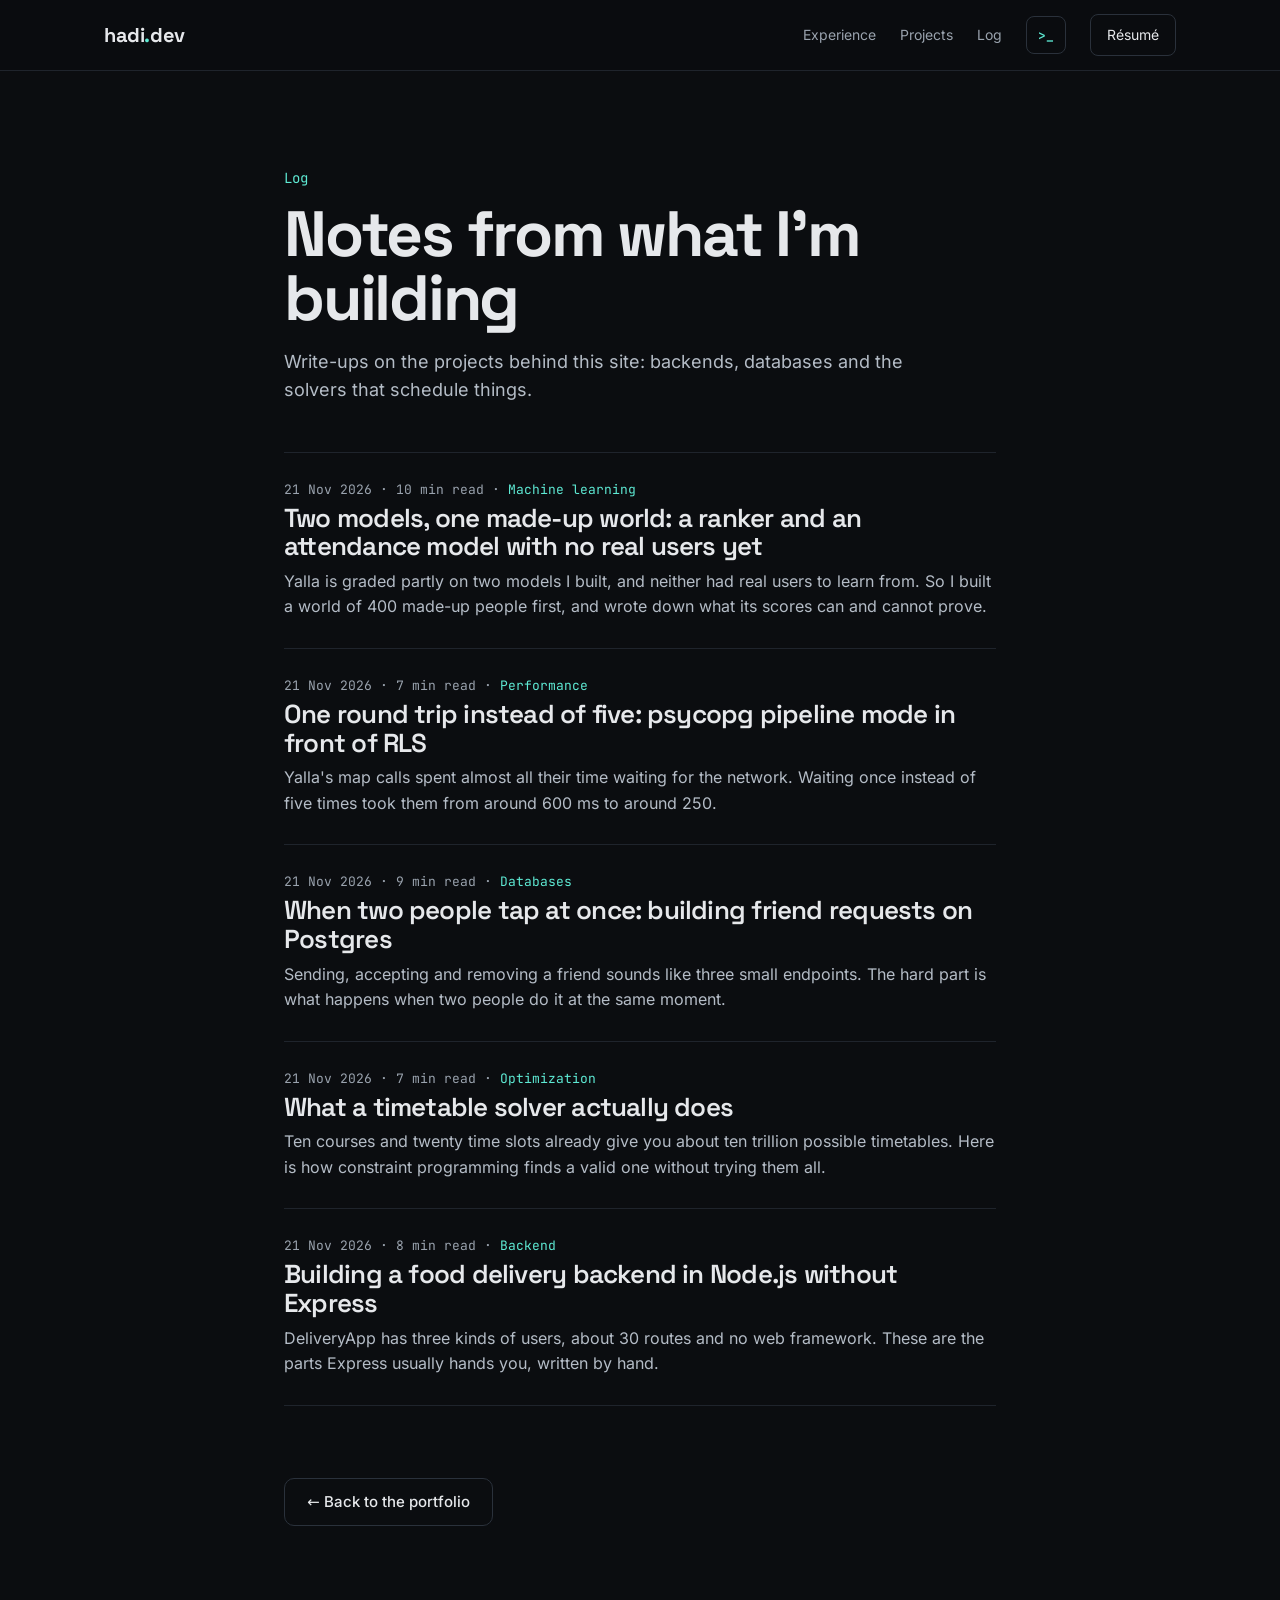
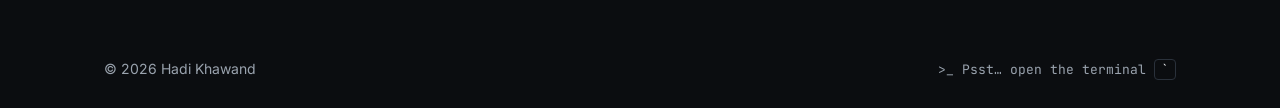
<file: log/index.html>
<!doctype html>
<html lang="en">
<head>
  <meta charset="utf-8">
  <meta name="viewport" content="width=device-width, initial-scale=1">
  <title>Log · Hadi Khawand</title>
  <meta name="description" content="Notes by Hadi Khawand, software engineer and Computer Science student at NDU, on backend systems, databases and optimization.">
  <meta name="theme-color" content="#0B0D10">
  <link rel="canonical" href="https://hadikhawand.dev/log/">
  <link rel="icon" href="/favicon.svg" type="image/svg+xml">
  <meta property="og:type" content="website">
  <meta property="og:url" content="https://hadikhawand.dev/log/">
  <meta property="og:title" content="Log · Hadi Khawand">
  <meta property="og:description" content="Notes on backend systems, databases and optimization.">
  <meta property="og:image" content="https://hadikhawand.dev/assets/og-card.jpg">
  <meta property="og:image:width" content="1200">
  <meta property="og:image:height" content="630">
  <meta property="og:image:alt" content="Hadi Khawand, Software Engineer at Technosoft. Backend systems, databases and optimization engines. B.S. Computer Science, NDU, 3.99 GPA.">
  <meta name="twitter:card" content="summary_large_image">
  <link rel="preload" href="/assets/fonts/inter.woff2" as="font" type="font/woff2" crossorigin>
  <link rel="preload" href="/assets/fonts/space-grotesk.woff2" as="font" type="font/woff2" crossorigin>
  <link rel="stylesheet" href="/styles.css">
  <script type="application/ld+json">
  {
    "@context": "https://schema.org",
    "@type": "Blog",
    "name": "Log · Hadi Khawand",
    "url": "https://hadikhawand.dev/log/",
    "author": { "@type": "Person", "name": "Hadi Khawand", "url": "https://hadikhawand.dev/" },
    "blogPost": [
      { "@type": "BlogPosting", "headline": "Two models, one made-up world: a ranker and an attendance model with no real users yet", "url": "https://hadikhawand.dev/log/models-on-a-made-up-world/", "datePublished": "2026-11-21" },
      { "@type": "BlogPosting", "headline": "One round trip instead of five: psycopg pipeline mode in front of RLS", "url": "https://hadikhawand.dev/log/one-round-trip/", "datePublished": "2026-11-21" },
      { "@type": "BlogPosting", "headline": "When two people tap at once: building friend requests on Postgres", "url": "https://hadikhawand.dev/log/yalla-friend-requests/", "datePublished": "2026-11-21" },
      { "@type": "BlogPosting", "headline": "What a timetable solver actually does", "url": "https://hadikhawand.dev/log/timetable-solver/", "datePublished": "2026-11-21" },
      { "@type": "BlogPosting", "headline": "Building a food delivery backend in Node.js without Express", "url": "https://hadikhawand.dev/log/node-without-express/", "datePublished": "2026-11-21" }
    ]
  }
  </script>
</head>
<body>
  <a class="skip" href="#main">Skip to content</a>
  <header class="site-header">
    <nav class="nav container" aria-label="Main">
      <a class="logo" href="/">hadi<span class="accent">.</span>dev</a>
      <div class="nav-links">
        <a href="/#experience">Experience</a>
        <a href="/#projects">Projects</a>
        <a href="/log/" aria-current="page">Log</a>
        <button type="button" class="nav-term" data-open-terminal aria-label="Open terminal" title="Open terminal (press `)">&gt;_</button>
        <a class="nav-cv" href="/Hadi_Khawand_CV.pdf" target="_blank" rel="noopener">Résumé</a>
      </div>
    </nav>
  </header>

  <main id="main" class="log-wrap">
    <section class="log-head">
      <p class="kicker">Log</p>
      <h1>Notes from what I'm building</h1>
      <p class="lede">Write-ups on the projects behind this site: backends, databases and the solvers that schedule things.</p>
    </section>

    <ul class="log-list">
      <li>
        <a href="/log/models-on-a-made-up-world/">
          <div class="log-meta"><time datetime="2026-11-21">21 Nov 2026</time> · 10 min read · <span class="accent">Machine learning</span></div>
          <h2>Two models, one made-up world: a ranker and an attendance model with no real users yet</h2>
          <p>Yalla is graded partly on two models I built, and neither had real users to learn from. So I built a world of 400 made-up people first, and wrote down what its scores can and cannot prove.</p>
        </a>
      </li>
      <li>
        <a href="/log/one-round-trip/">
          <div class="log-meta"><time datetime="2026-11-21">21 Nov 2026</time> · 7 min read · <span class="accent">Performance</span></div>
          <h2>One round trip instead of five: psycopg pipeline mode in front of RLS</h2>
          <p>Yalla's map calls spent almost all their time waiting for the network. Waiting once instead of five times took them from around 600 ms to around 250.</p>
        </a>
      </li>
      <li>
        <a href="/log/yalla-friend-requests/">
          <div class="log-meta"><time datetime="2026-11-21">21 Nov 2026</time> · 9 min read · <span class="accent">Databases</span></div>
          <h2>When two people tap at once: building friend requests on Postgres</h2>
          <p>Sending, accepting and removing a friend sounds like three small endpoints. The hard part is what happens when two people do it at the same moment.</p>
        </a>
      </li>
      <li>
        <a href="/log/timetable-solver/">
          <div class="log-meta"><time datetime="2026-11-21">21 Nov 2026</time> · 7 min read · <span class="accent">Optimization</span></div>
          <h2>What a timetable solver actually does</h2>
          <p>Ten courses and twenty time slots already give you about ten trillion possible timetables. Here is how constraint programming finds a valid one without trying them all.</p>
        </a>
      </li>
      <li>
        <a href="/log/node-without-express/">
          <div class="log-meta"><time datetime="2026-11-21">21 Nov 2026</time> · 8 min read · <span class="accent">Backend</span></div>
          <h2>Building a food delivery backend in Node.js without Express</h2>
          <p>DeliveryApp has three kinds of users, about 30 routes and no web framework. These are the parts Express usually hands you, written by hand.</p>
        </a>
      </li>
    </ul>

    <div class="log-foot">
      <a class="btn btn-ghost" href="/">← Back to the portfolio</a>
    </div>
  </main>

  <footer class="site-footer">
    <div class="container footer-inner">
      <span>© <span id="year">2026</span> Hadi Khawand</span>
      <button type="button" class="mono footer-term" data-open-terminal>&gt;_ Psst… open the terminal <kbd>`</kbd></button>
    </div>
  </footer>
  <script src="/terminal.js" defer></script>
</body>
</html>
</file>
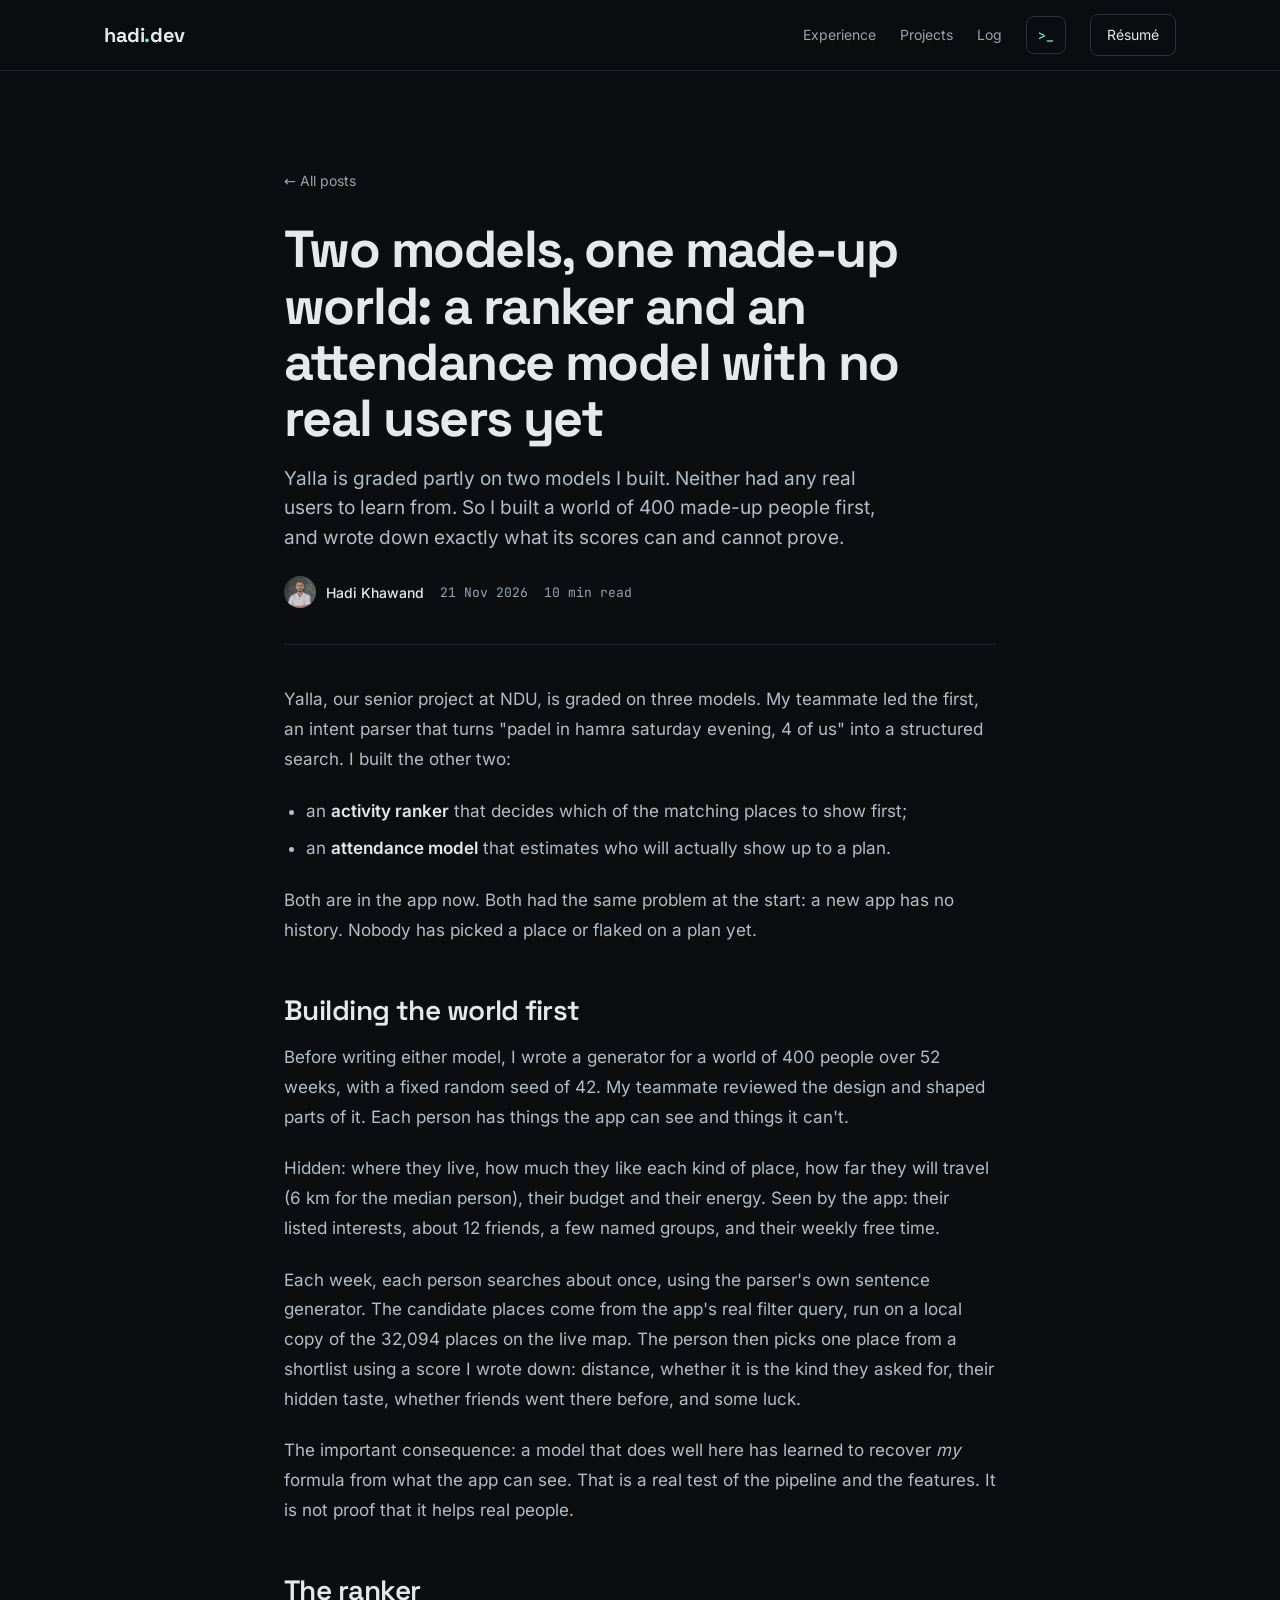
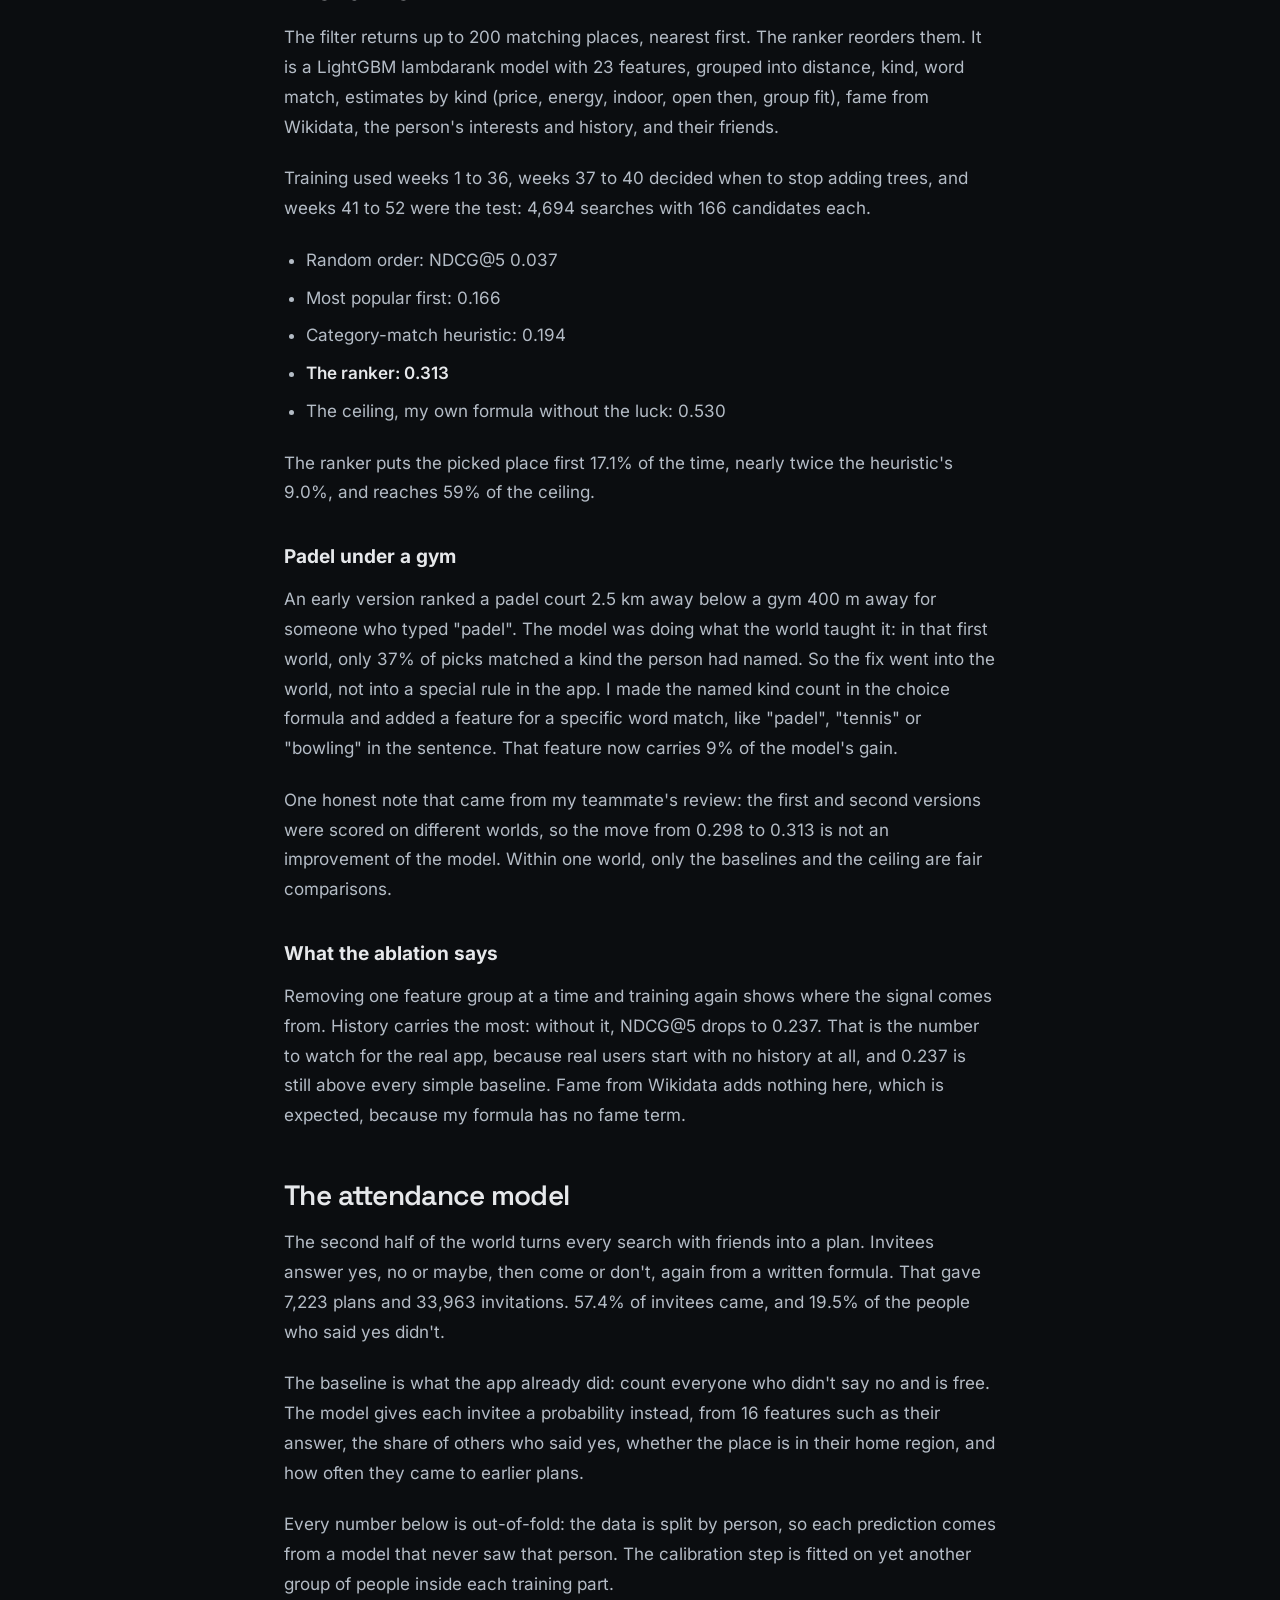
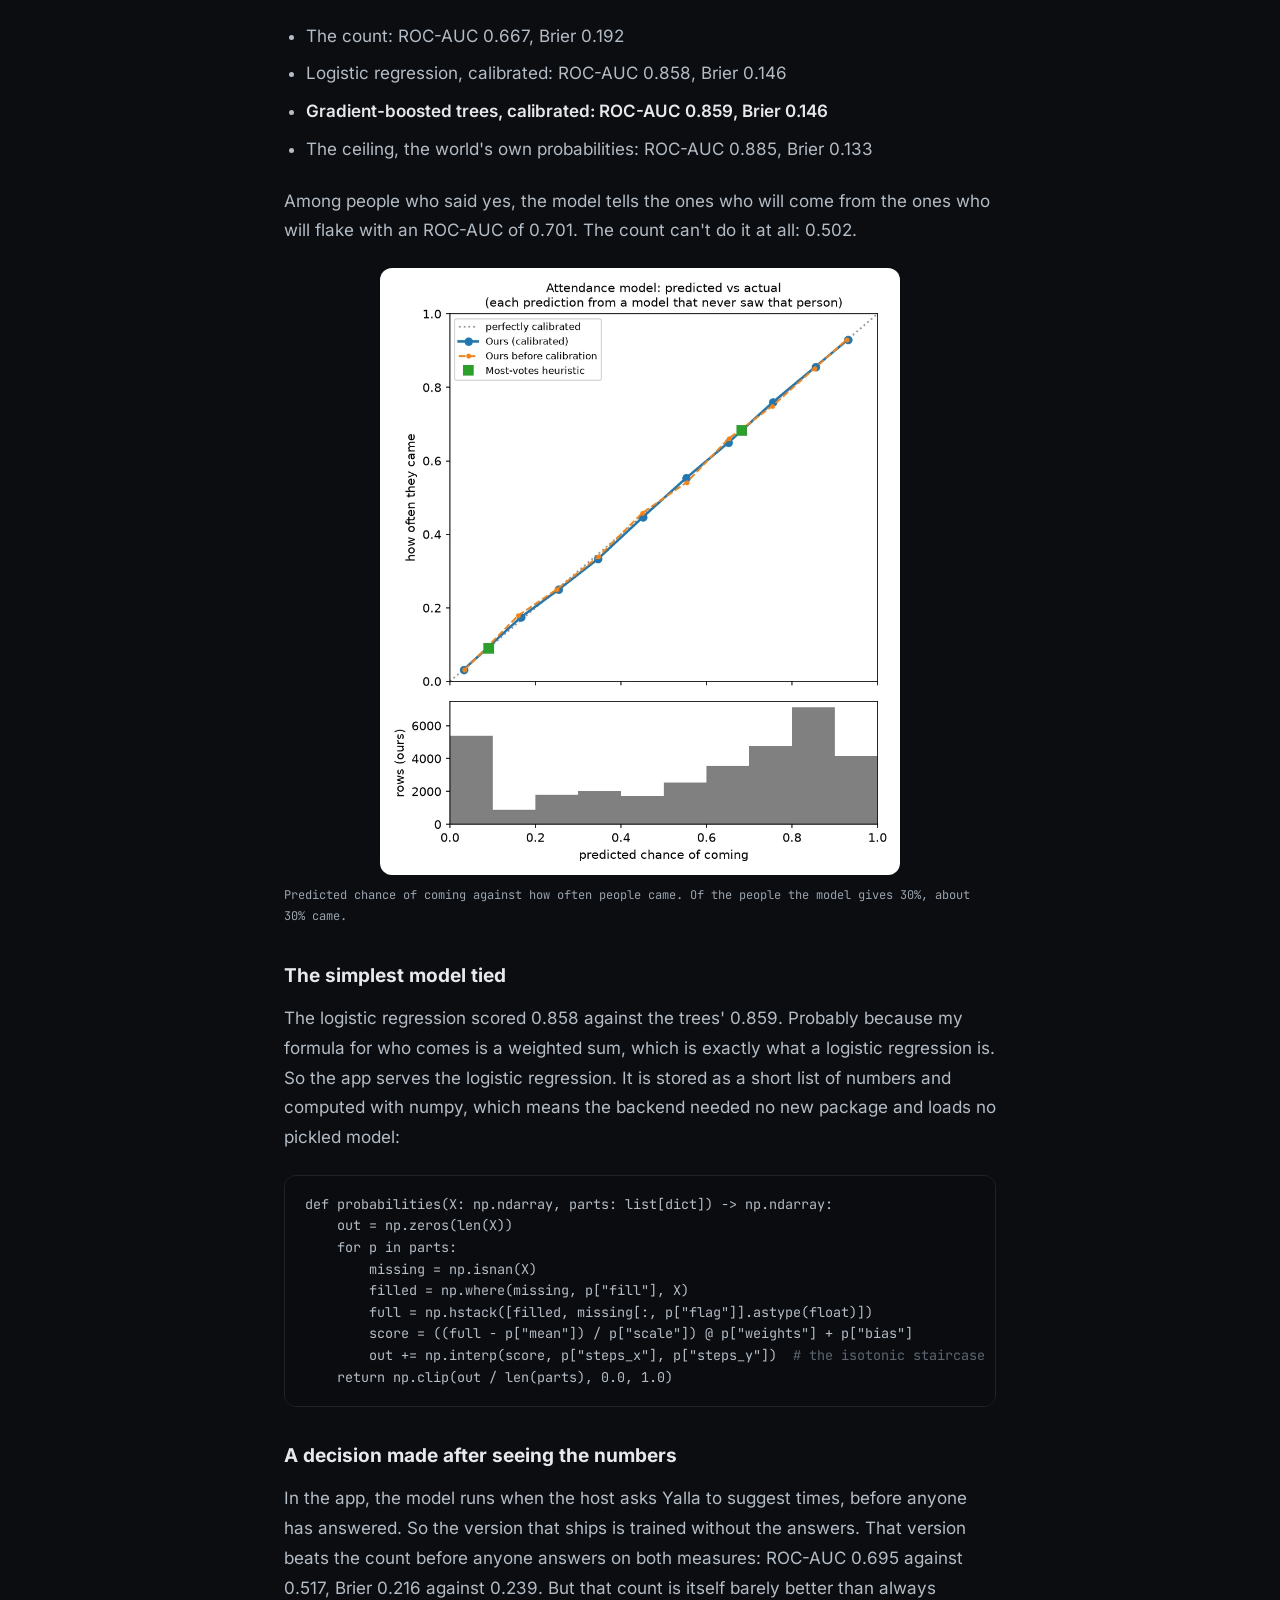
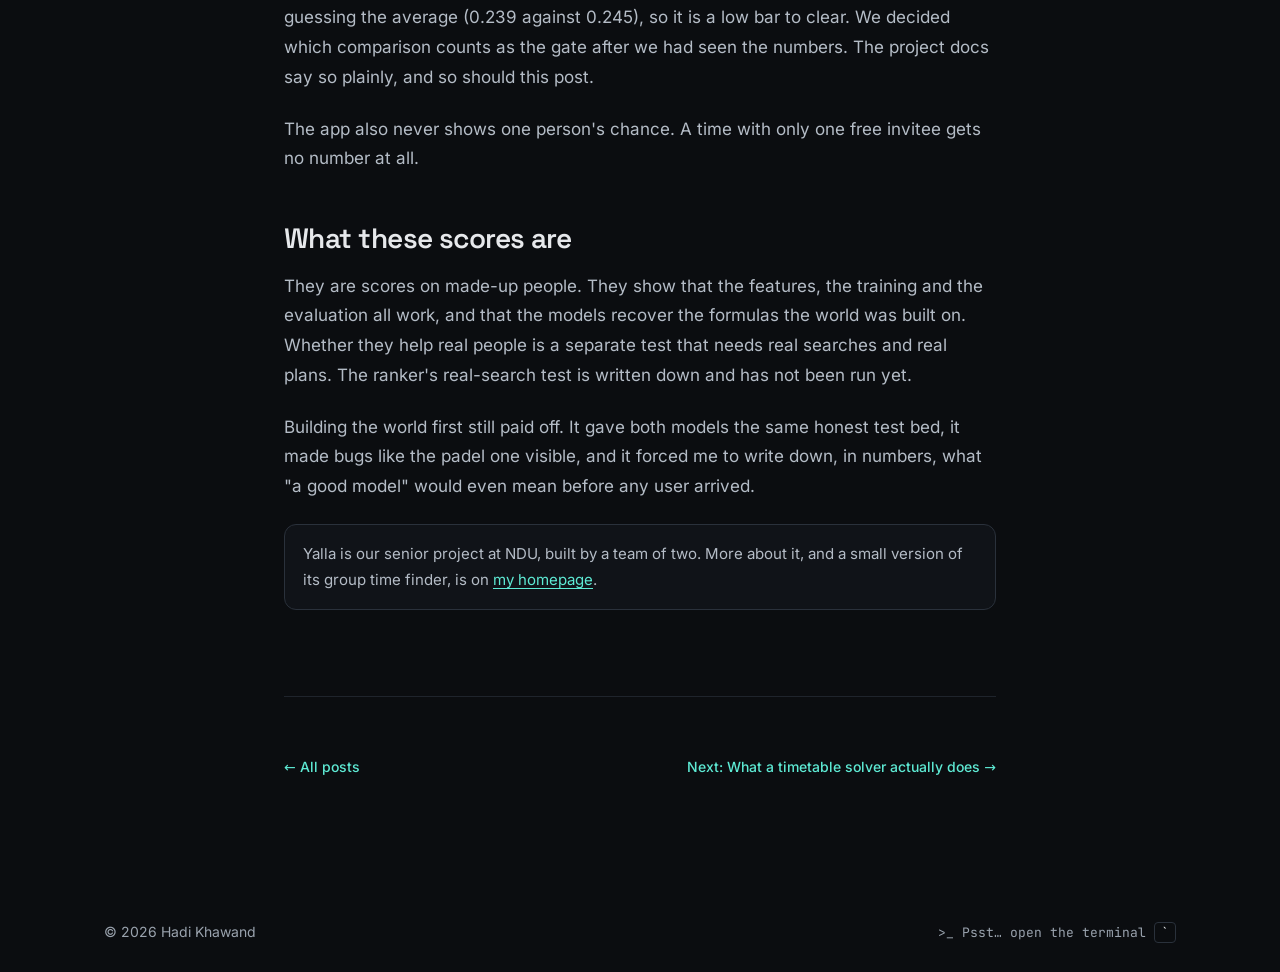
<file: log/models-on-a-made-up-world/index.html>
<!doctype html>
<html lang="en">
<head>
  <meta charset="utf-8">
  <meta name="viewport" content="width=device-width, initial-scale=1">
  <title>Two models, one made-up world: a ranker and an attendance model with no real users yet · Hadi Khawand</title>
  <meta name="description" content="How Hadi Khawand trained Yalla's LightGBM activity ranker and calibrated attendance model on a synthetic world of 400 people, and what those scores can and cannot prove.">
  <meta name="theme-color" content="#0B0D10">
  <link rel="canonical" href="https://hadikhawand.dev/log/models-on-a-made-up-world/">
  <link rel="icon" href="/favicon.svg" type="image/svg+xml">
  <meta property="og:type" content="article">
  <meta property="og:url" content="https://hadikhawand.dev/log/models-on-a-made-up-world/">
  <meta property="og:title" content="Two models, one made-up world">
  <meta property="og:description" content="A LightGBM ranker and a calibrated attendance model trained on 400 synthetic people, and what the scores can and cannot prove.">
  <meta property="og:image" content="https://hadikhawand.dev/assets/attendance-reliability.png">
  <meta name="twitter:card" content="summary_large_image">
  <meta property="article:published_time" content="2026-11-21">
  <meta property="article:author" content="Hadi Khawand">
  <link rel="preload" href="/assets/fonts/inter.woff2" as="font" type="font/woff2" crossorigin>
  <link rel="preload" href="/assets/fonts/space-grotesk.woff2" as="font" type="font/woff2" crossorigin>
  <link rel="stylesheet" href="/styles.css">
  <script type="application/ld+json">
  {
    "@context": "https://schema.org",
    "@type": "BlogPosting",
    "headline": "Two models, one made-up world: a ranker and an attendance model with no real users yet",
    "description": "A LightGBM ranker and a calibrated attendance model trained on 400 synthetic people, and what the scores can and cannot prove.",
    "datePublished": "2026-11-21",
    "dateModified": "2026-11-21",
    "url": "https://hadikhawand.dev/log/models-on-a-made-up-world/",
    "mainEntityOfPage": "https://hadikhawand.dev/log/models-on-a-made-up-world/",
    "image": "https://hadikhawand.dev/assets/attendance-reliability.png",
    "keywords": ["machine learning", "LightGBM", "learning to rank", "calibration", "synthetic data", "scikit-learn"],
    "author": { "@type": "Person", "name": "Hadi Khawand", "url": "https://hadikhawand.dev/", "sameAs": ["https://github.com/hadikhawand", "https://linkedin.com/in/hadi-khawand"] }
  }
  </script>
</head>
<body>
  <a class="skip" href="#main">Skip to content</a>
  <header class="site-header">
    <nav class="nav container" aria-label="Main">
      <a class="logo" href="/">hadi<span class="accent">.</span>dev</a>
      <div class="nav-links">
        <a href="/#experience">Experience</a>
        <a href="/#projects">Projects</a>
        <a href="/log/">Log</a>
        <button type="button" class="nav-term" data-open-terminal aria-label="Open terminal" title="Open terminal (press `)">&gt;_</button>
        <a class="nav-cv" href="/Hadi_Khawand_CV.pdf" target="_blank" rel="noopener">Résumé</a>
      </div>
    </nav>
  </header>

  <main id="main" class="log-wrap">
    <article>
      <header class="post-head">
        <a class="post-back" href="/log/">← All posts</a>
        <h1>Two models, one made-up world: a ranker and an attendance model with no real users yet</h1>
        <p class="lede">Yalla is graded partly on two models I built. Neither had any real users to learn from. So I built a world of 400 made-up people first, and wrote down exactly what its scores can and cannot prove.</p>
        <div class="log-meta">
          <span class="post-author"><img src="/assets/headshot-160.webp" alt="" width="32" height="32">Hadi Khawand</span>
          <time datetime="2026-11-21">21 Nov 2026</time>
          <span>10 min read</span>
        </div>
      </header>

      <div class="post-body">
        <p>Yalla, our senior project at NDU, is graded on three models. My teammate led the first, an intent parser that turns "padel in hamra saturday evening, 4 of us" into a structured search. I built the other two:</p>
        <ul>
          <li>an <strong>activity ranker</strong> that decides which of the matching places to show first;</li>
          <li>an <strong>attendance model</strong> that estimates who will actually show up to a plan.</li>
        </ul>
        <p>Both are in the app now. Both had the same problem at the start: a new app has no history. Nobody has picked a place or flaked on a plan yet.</p>

        <h2>Building the world first</h2>
        <p>Before writing either model, I wrote a generator for a world of 400 people over 52 weeks, with a fixed random seed of 42. My teammate reviewed the design and shaped parts of it. Each person has things the app can see and things it can't.</p>
        <p>Hidden: where they live, how much they like each kind of place, how far they will travel (6 km for the median person), their budget and their energy. Seen by the app: their listed interests, about 12 friends, a few named groups, and their weekly free time.</p>
        <p>Each week, each person searches about once, using the parser's own sentence generator. The candidate places come from the app's real filter query, run on a local copy of the 32,094 places on the live map. The person then picks one place from a shortlist using a score I wrote down: distance, whether it is the kind they asked for, their hidden taste, whether friends went there before, and some luck.</p>
        <p>The important consequence: a model that does well here has learned to recover <em>my</em> formula from what the app can see. That is a real test of the pipeline and the features. It is not proof that it helps real people.</p>

        <h2>The ranker</h2>
        <p>The filter returns up to 200 matching places, nearest first. The ranker reorders them. It is a LightGBM lambdarank model with 23 features, grouped into distance, kind, word match, estimates by kind (price, energy, indoor, open then, group fit), fame from Wikidata, the person's interests and history, and their friends.</p>
        <p>Training used weeks 1 to 36, weeks 37 to 40 decided when to stop adding trees, and weeks 41 to 52 were the test: 4,694 searches with 166 candidates each.</p>
        <ul>
          <li>Random order: NDCG@5 0.037</li>
          <li>Most popular first: 0.166</li>
          <li>Category-match heuristic: 0.194</li>
          <li><strong>The ranker: 0.313</strong></li>
          <li>The ceiling, my own formula without the luck: 0.530</li>
        </ul>
        <p>The ranker puts the picked place first 17.1% of the time, nearly twice the heuristic's 9.0%, and reaches 59% of the ceiling.</p>

        <h3>Padel under a gym</h3>
        <p>An early version ranked a padel court 2.5 km away below a gym 400 m away for someone who typed "padel". The model was doing what the world taught it: in that first world, only 37% of picks matched a kind the person had named. So the fix went into the world, not into a special rule in the app. I made the named kind count in the choice formula and added a feature for a specific word match, like "padel", "tennis" or "bowling" in the sentence. That feature now carries 9% of the model's gain.</p>
        <p>One honest note that came from my teammate's review: the first and second versions were scored on different worlds, so the move from 0.298 to 0.313 is not an improvement of the model. Within one world, only the baselines and the ceiling are fair comparisons.</p>

        <h3>What the ablation says</h3>
        <p>Removing one feature group at a time and training again shows where the signal comes from. History carries the most: without it, NDCG@5 drops to 0.237. That is the number to watch for the real app, because real users start with no history at all, and 0.237 is still above every simple baseline. Fame from Wikidata adds nothing here, which is expected, because my formula has no fame term.</p>

        <h2>The attendance model</h2>
        <p>The second half of the world turns every search with friends into a plan. Invitees answer yes, no or maybe, then come or don't, again from a written formula. That gave 7,223 plans and 33,963 invitations. 57.4% of invitees came, and 19.5% of the people who said yes didn't.</p>
        <p>The baseline is what the app already did: count everyone who didn't say no and is free. The model gives each invitee a probability instead, from 16 features such as their answer, the share of others who said yes, whether the place is in their home region, and how often they came to earlier plans.</p>
        <p>Every number below is out-of-fold: the data is split by person, so each prediction comes from a model that never saw that person. The calibration step is fitted on yet another group of people inside each training part.</p>
        <ul>
          <li>The count: ROC-AUC 0.667, Brier 0.192</li>
          <li>Logistic regression, calibrated: ROC-AUC 0.858, Brier 0.146</li>
          <li><strong>Gradient-boosted trees, calibrated: ROC-AUC 0.859, Brier 0.146</strong></li>
          <li>The ceiling, the world's own probabilities: ROC-AUC 0.885, Brier 0.133</li>
        </ul>
        <p>Among people who said yes, the model tells the ones who will come from the ones who will flake with an ROC-AUC of 0.701. The count can't do it at all: 0.502.</p>

        <figure>
          <img src="/assets/attendance-reliability.webp" alt="Reliability diagram: the calibrated model's predicted chance of coming sits on the diagonal against how often people actually came, from about 3% to 93%. The most-votes heuristic gives only two values." width="900" height="1050" loading="lazy" style="display:block;width:100%;max-width:520px;margin:0 auto;border-radius:12px;">
          <figcaption>Predicted chance of coming against how often people came. Of the people the model gives 30%, about 30% came.</figcaption>
        </figure>

        <h3>The simplest model tied</h3>
        <p>The logistic regression scored 0.858 against the trees' 0.859. Probably because my formula for who comes is a weighted sum, which is exactly what a logistic regression is. So the app serves the logistic regression. It is stored as a short list of numbers and computed with numpy, which means the backend needed no new package and loads no pickled model:</p>
<pre><code>def probabilities(X: np.ndarray, parts: list[dict]) -&gt; np.ndarray:
    out = np.zeros(len(X))
    for p in parts:
        missing = np.isnan(X)
        filled = np.where(missing, p["fill"], X)
        full = np.hstack([filled, missing[:, p["flag"]].astype(float)])
        score = ((full - p["mean"]) / p["scale"]) @ p["weights"] + p["bias"]
        out += np.interp(score, p["steps_x"], p["steps_y"])  <span class="c"># the isotonic staircase</span>
    return np.clip(out / len(parts), 0.0, 1.0)</code></pre>

        <h3>A decision made after seeing the numbers</h3>
        <p>In the app, the model runs when the host asks Yalla to suggest times, before anyone has answered. So the version that ships is trained without the answers. That version beats the count before anyone answers on both measures: ROC-AUC 0.695 against 0.517, Brier 0.216 against 0.239. But that count is itself barely better than always guessing the average (0.239 against 0.245), so it is a low bar to clear. We decided which comparison counts as the gate after we had seen the numbers. The project docs say so plainly, and so should this post.</p>
        <p>The app also never shows one person's chance. A time with only one free invitee gets no number at all.</p>

        <h2>What these scores are</h2>
        <p>They are scores on made-up people. They show that the features, the training and the evaluation all work, and that the models recover the formulas the world was built on. Whether they help real people is a separate test that needs real searches and real plans. The ranker's real-search test is written down and has not been run yet.</p>
        <p>Building the world first still paid off. It gave both models the same honest test bed, it made bugs like the padel one visible, and it forced me to write down, in numbers, what "a good model" would even mean before any user arrived.</p>

        <p class="post-note">Yalla is our senior project at NDU, built by a team of two. More about it, and a small version of its group time finder, is on <a href="/#projects">my homepage</a>.</p>
      </div>

      <footer class="post-end">
        <a class="link-accent" href="/log/">← All posts</a>
        <a class="link-accent" href="/log/timetable-solver/">Next: What a timetable solver actually does →</a>
      </footer>
    </article>
  </main>

  <footer class="site-footer">
    <div class="container footer-inner">
      <span>© <span id="year">2026</span> Hadi Khawand</span>
      <button type="button" class="mono footer-term" data-open-terminal>&gt;_ Psst… open the terminal <kbd>`</kbd></button>
    </div>
  </footer>
  <script src="/terminal.js" defer></script>
</body>
</html>
</file>
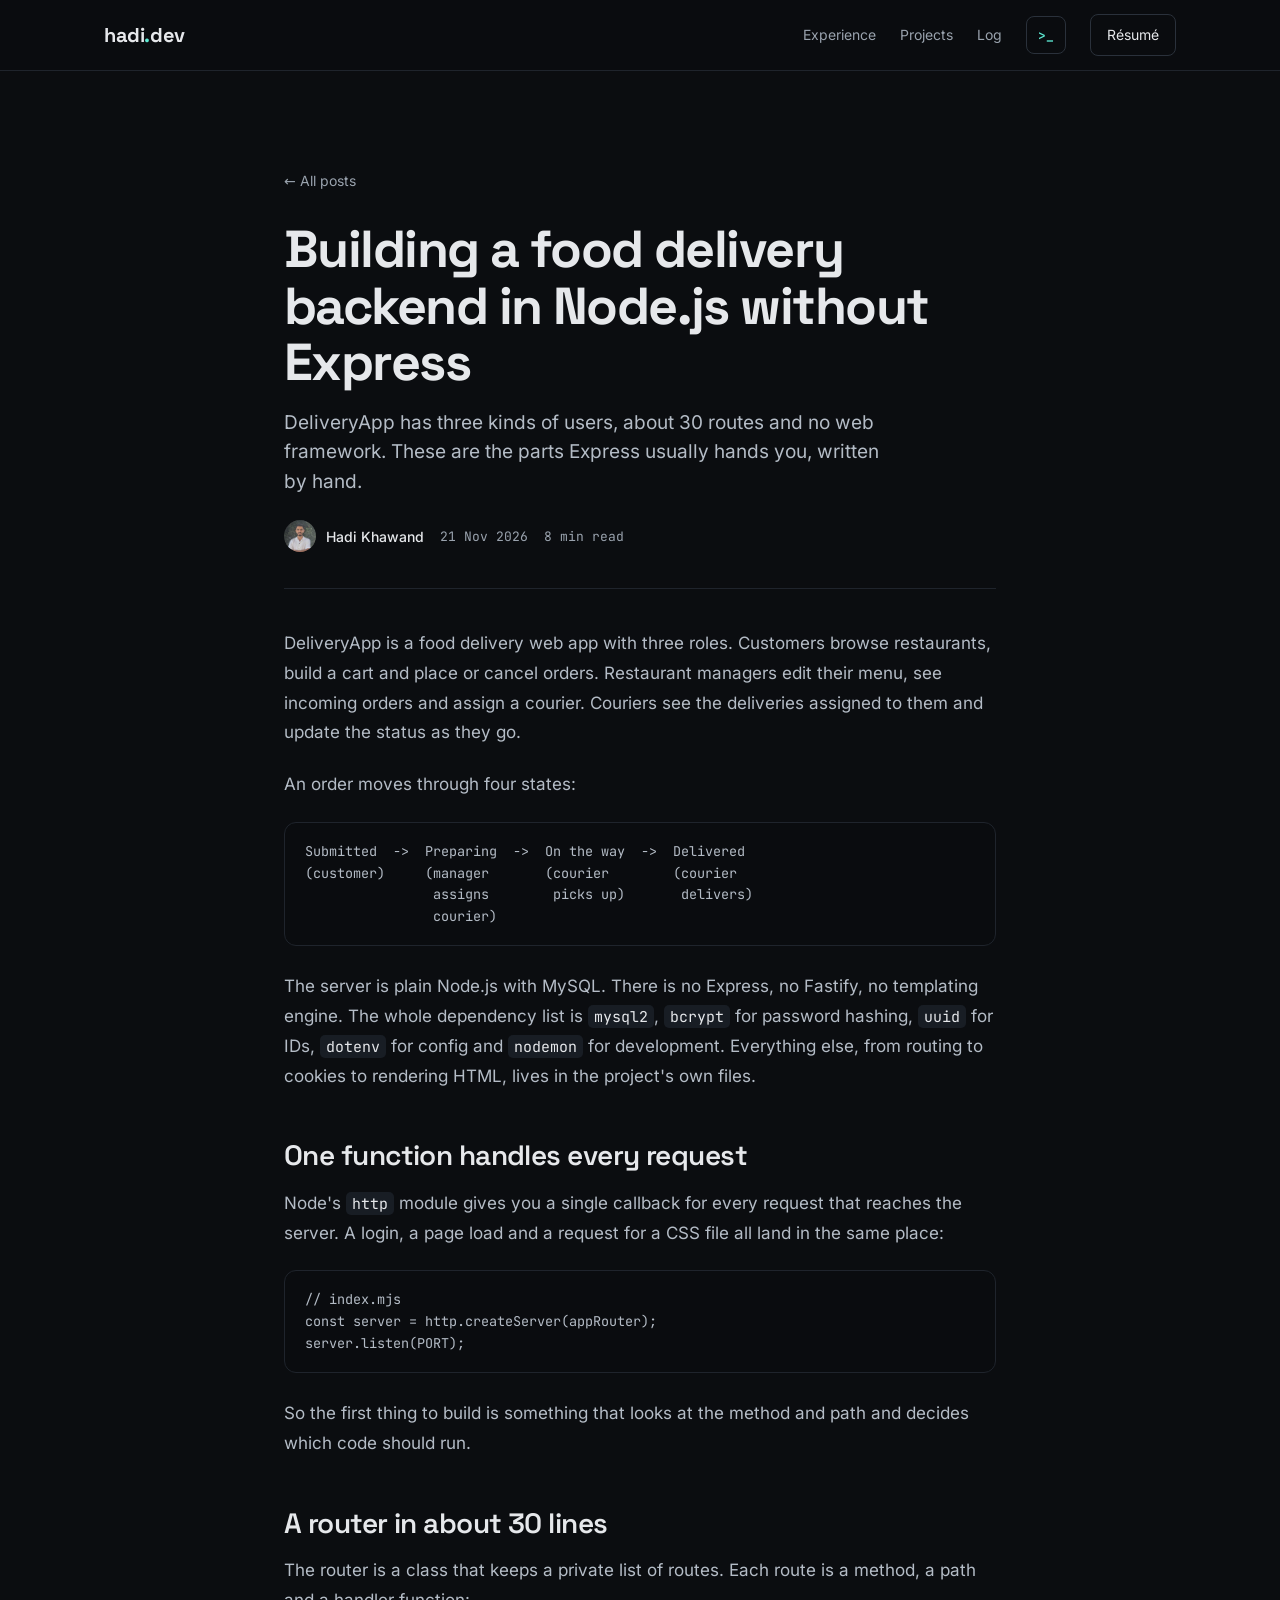
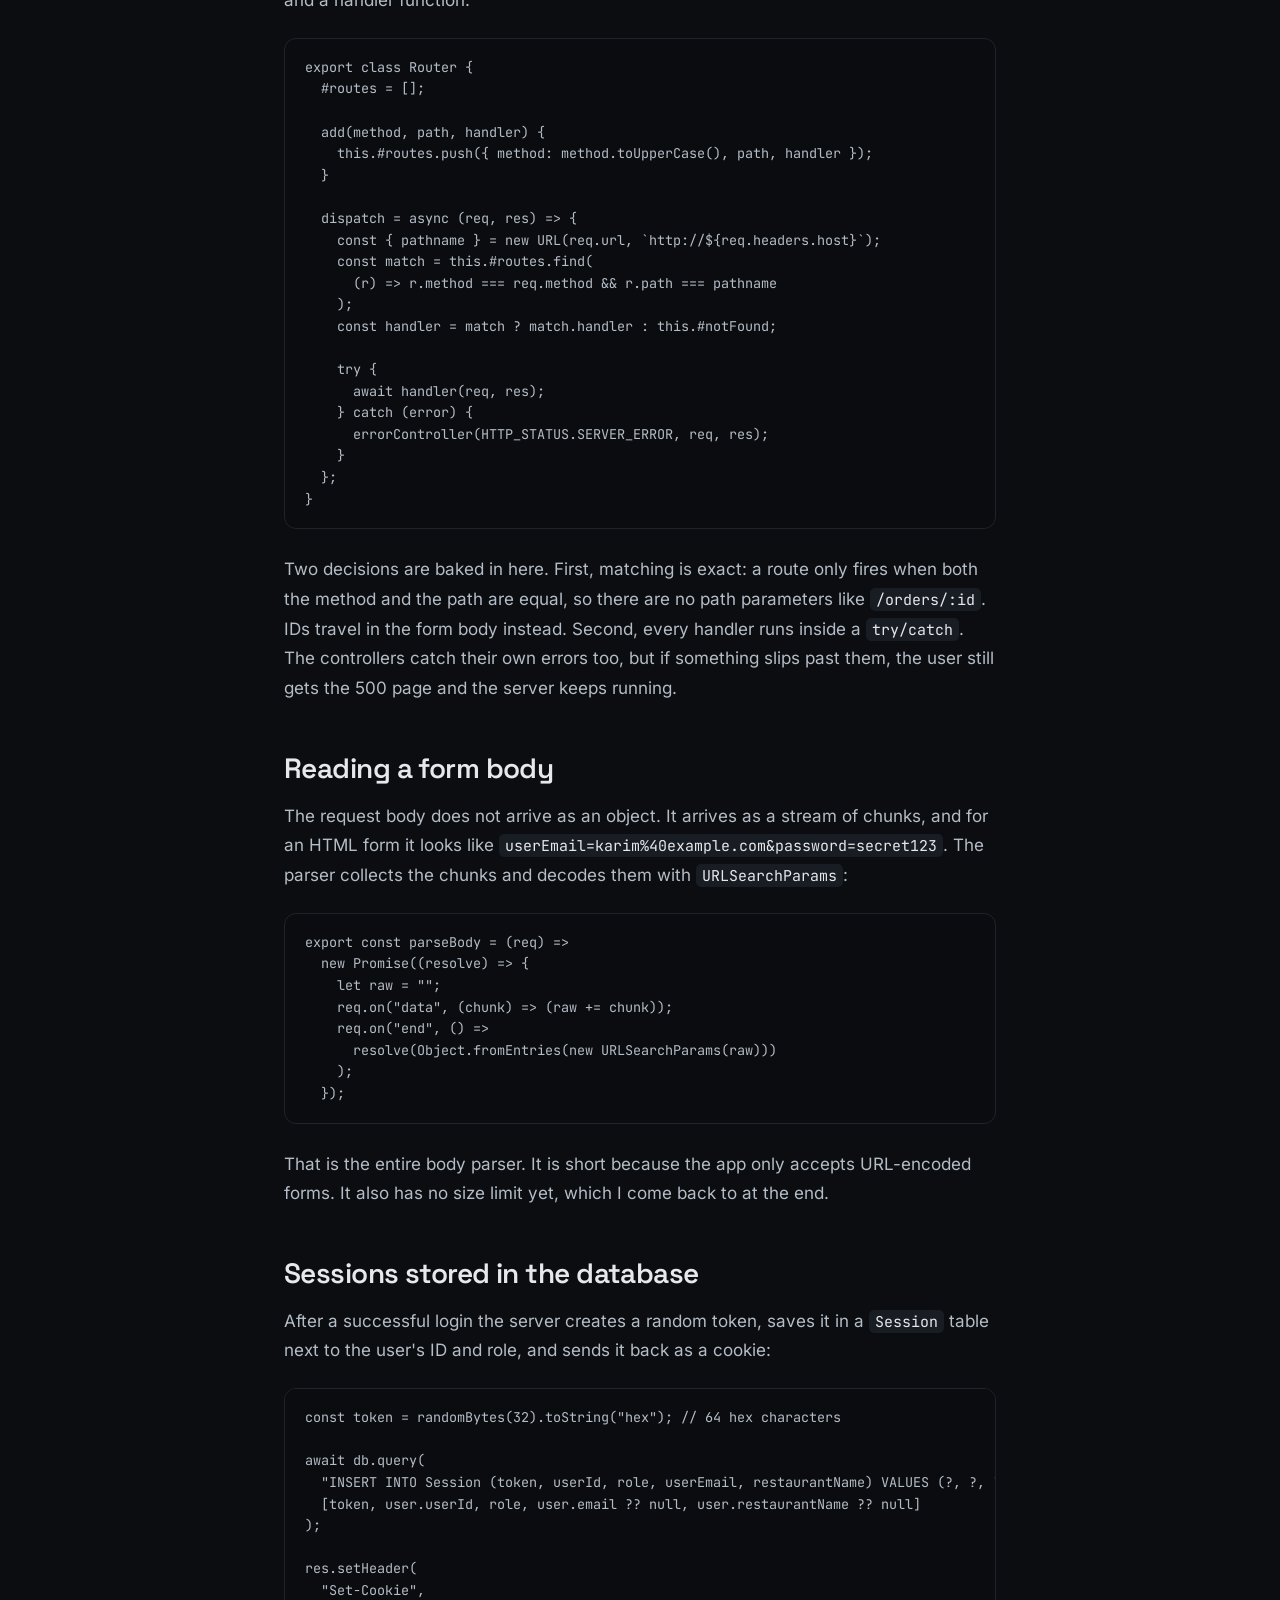
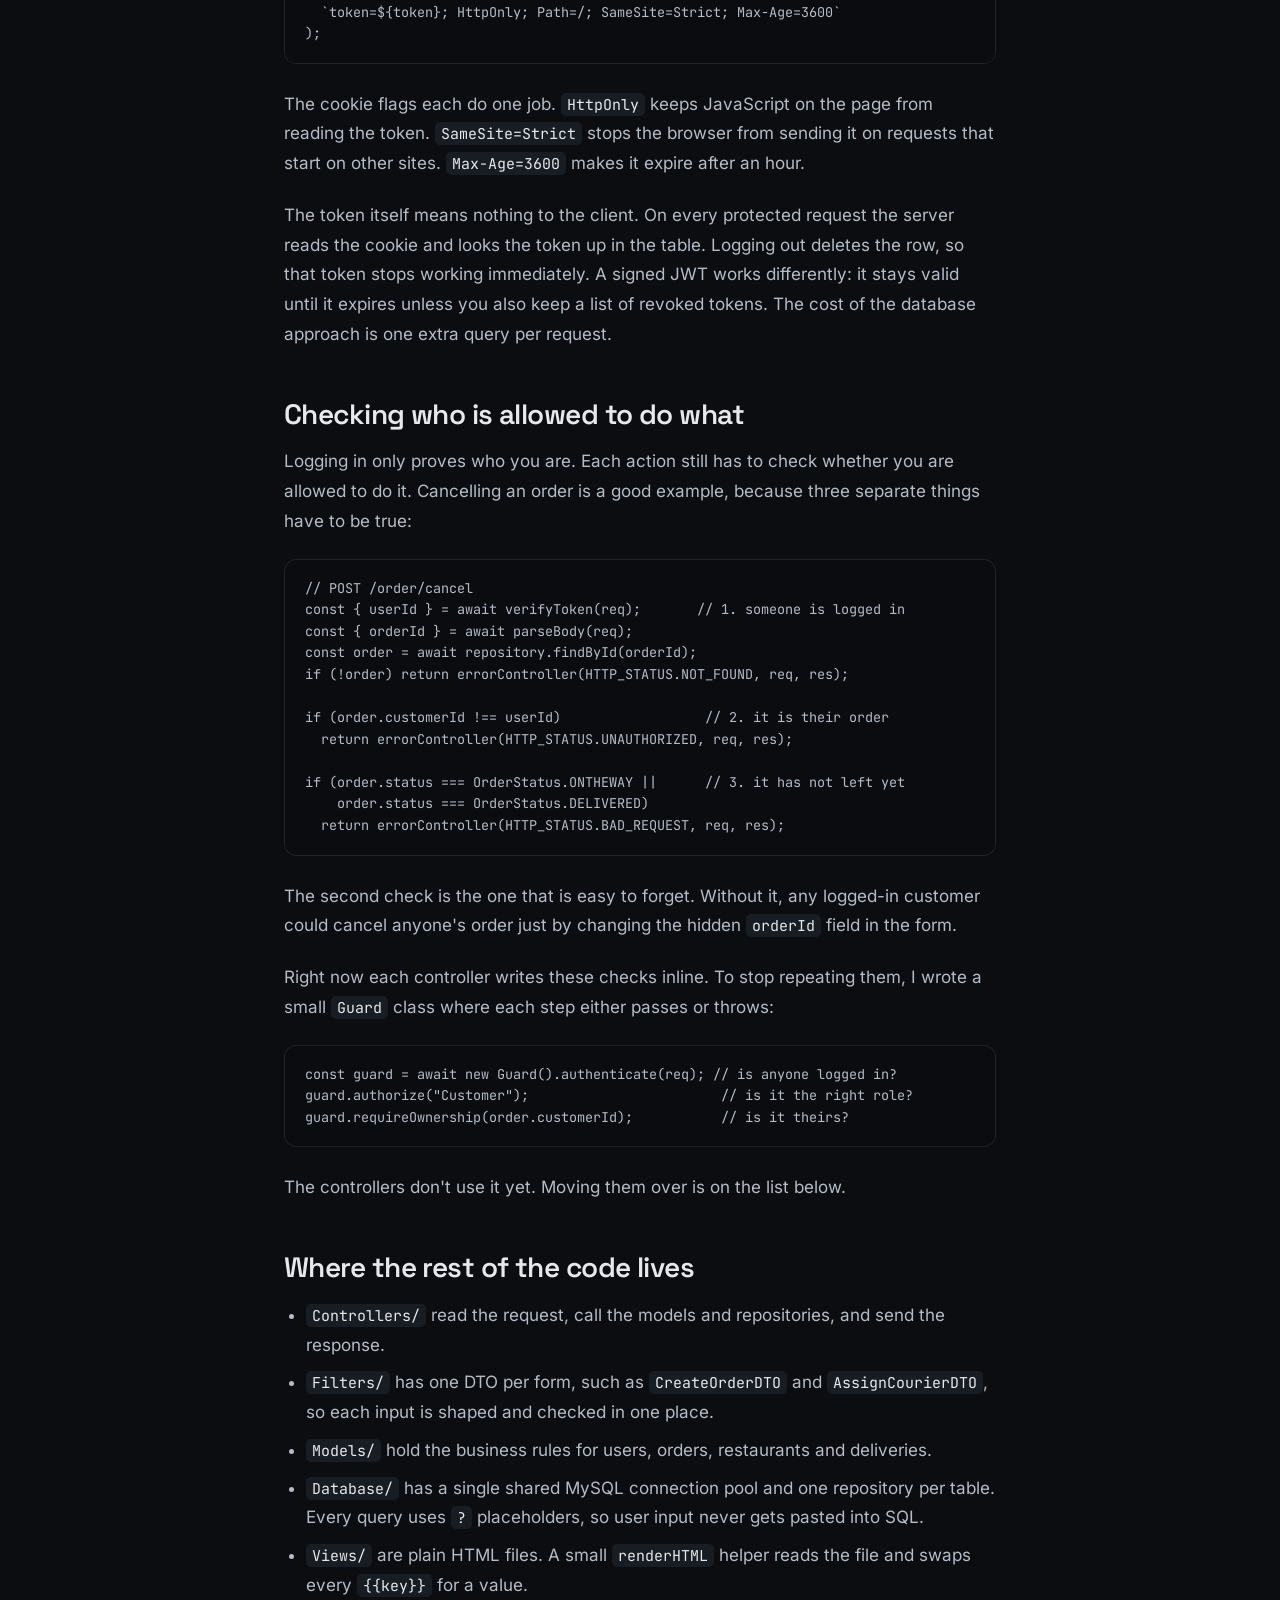
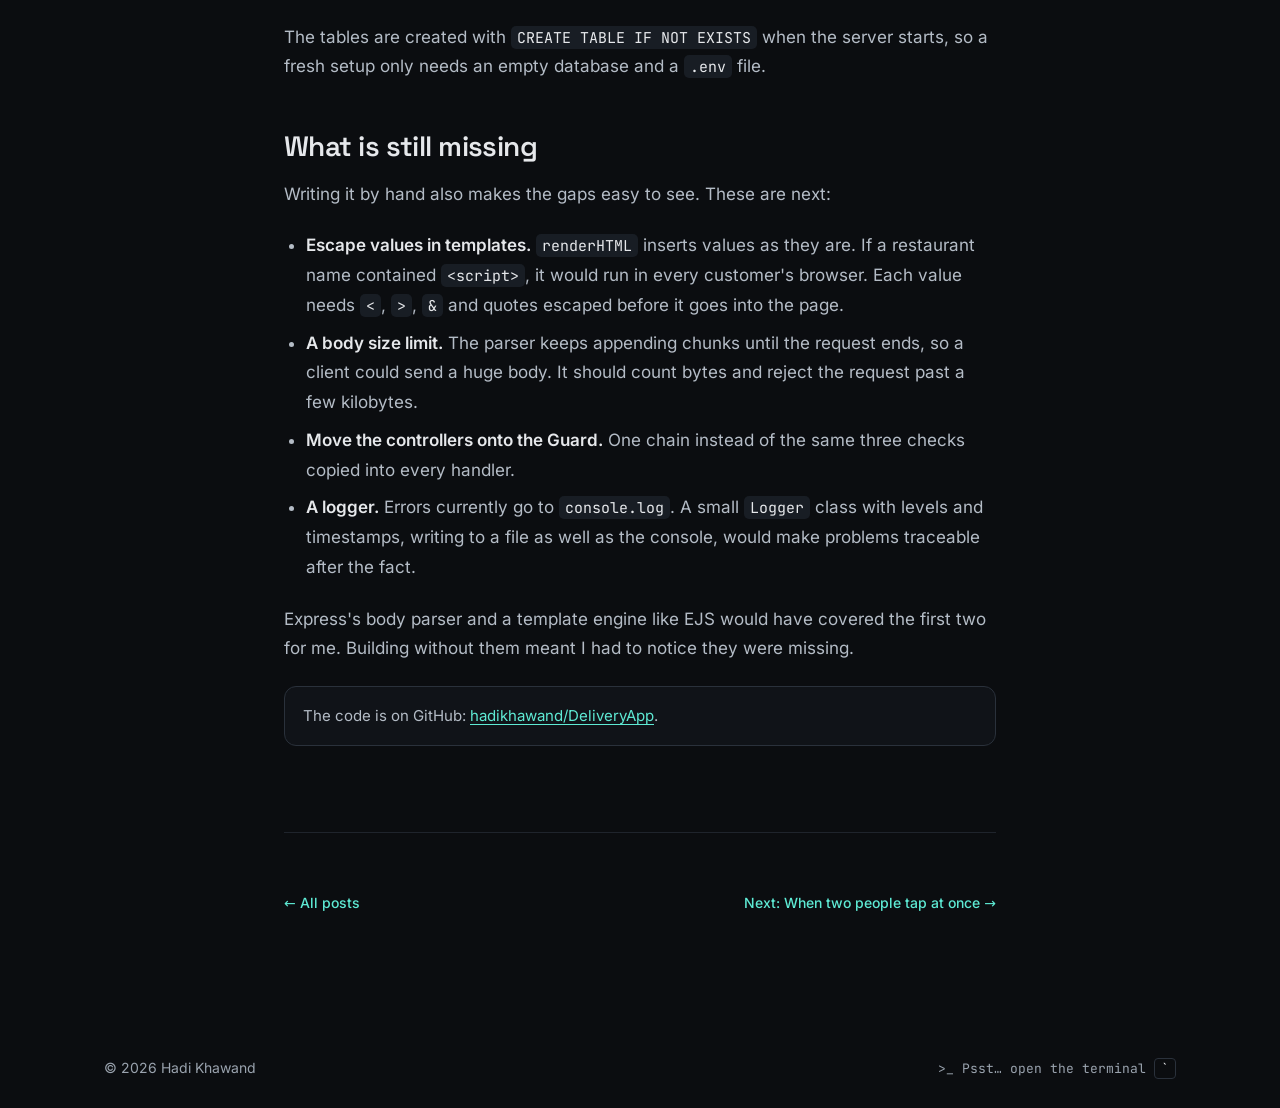
<file: log/node-without-express/index.html>
<!doctype html>
<html lang="en">
<head>
  <meta charset="utf-8">
  <meta name="viewport" content="width=device-width, initial-scale=1">
  <title>Building a food delivery backend in Node.js without Express · Hadi Khawand</title>
  <meta name="description" content="How Hadi Khawand built DeliveryApp on plain Node.js and MySQL: a hand-written router, body parsing, database-backed sessions and a chainable auth guard.">
  <meta name="theme-color" content="#0B0D10">
  <link rel="canonical" href="https://hadikhawand.dev/log/node-without-express/">
  <link rel="icon" href="/favicon.svg" type="image/svg+xml">
  <meta property="og:type" content="article">
  <meta property="og:url" content="https://hadikhawand.dev/log/node-without-express/">
  <meta property="og:title" content="Building a food delivery backend in Node.js without Express">
  <meta property="og:description" content="A hand-written router, body parsing, database-backed sessions and a chainable auth guard, on plain Node.js and MySQL.">
  <meta property="og:image" content="https://hadikhawand.dev/assets/og-card.jpg">
  <meta name="twitter:card" content="summary_large_image">
  <meta property="article:published_time" content="2026-11-21">
  <meta property="article:author" content="Hadi Khawand">
  <link rel="preload" href="/assets/fonts/inter.woff2" as="font" type="font/woff2" crossorigin>
  <link rel="preload" href="/assets/fonts/space-grotesk.woff2" as="font" type="font/woff2" crossorigin>
  <link rel="stylesheet" href="/styles.css">
  <script type="application/ld+json">
  {
    "@context": "https://schema.org",
    "@type": "BlogPosting",
    "headline": "Building a food delivery backend in Node.js without Express",
    "description": "A hand-written router, body parsing, database-backed sessions and a chainable auth guard, on plain Node.js and MySQL.",
    "datePublished": "2026-11-21",
    "dateModified": "2026-11-21",
    "url": "https://hadikhawand.dev/log/node-without-express/",
    "mainEntityOfPage": "https://hadikhawand.dev/log/node-without-express/",
    "image": "https://hadikhawand.dev/assets/og-card.jpg",
    "keywords": ["Node.js", "MySQL", "sessions", "routing", "backend"],
    "author": { "@type": "Person", "name": "Hadi Khawand", "url": "https://hadikhawand.dev/", "sameAs": ["https://github.com/hadikhawand", "https://linkedin.com/in/hadi-khawand"] }
  }
  </script>
</head>
<body>
  <a class="skip" href="#main">Skip to content</a>
  <header class="site-header">
    <nav class="nav container" aria-label="Main">
      <a class="logo" href="/">hadi<span class="accent">.</span>dev</a>
      <div class="nav-links">
        <a href="/#experience">Experience</a>
        <a href="/#projects">Projects</a>
        <a href="/log/">Log</a>
        <button type="button" class="nav-term" data-open-terminal aria-label="Open terminal" title="Open terminal (press `)">&gt;_</button>
        <a class="nav-cv" href="/Hadi_Khawand_CV.pdf" target="_blank" rel="noopener">Résumé</a>
      </div>
    </nav>
  </header>

  <main id="main" class="log-wrap">
    <article>
      <header class="post-head">
        <a class="post-back" href="/log/">← All posts</a>
        <h1>Building a food delivery backend in Node.js without Express</h1>
        <p class="lede">DeliveryApp has three kinds of users, about 30 routes and no web framework. These are the parts Express usually hands you, written by hand.</p>
        <div class="log-meta">
          <span class="post-author"><img src="/assets/headshot-160.webp" alt="" width="32" height="32">Hadi Khawand</span>
          <time datetime="2026-11-21">21 Nov 2026</time>
          <span>8 min read</span>
        </div>
      </header>

      <div class="post-body">
        <p>DeliveryApp is a food delivery web app with three roles. Customers browse restaurants, build a cart and place or cancel orders. Restaurant managers edit their menu, see incoming orders and assign a courier. Couriers see the deliveries assigned to them and update the status as they go.</p>

        <p>An order moves through four states:</p>
<pre><code>Submitted  ->  Preparing  ->  On the way  ->  Delivered
(customer)     (manager       (courier        (courier
                assigns        picks up)       delivers)
                courier)</code></pre>

        <p>The server is plain Node.js with MySQL. There is no Express, no Fastify, no templating engine. The whole dependency list is <code>mysql2</code>, <code>bcrypt</code> for password hashing, <code>uuid</code> for IDs, <code>dotenv</code> for config and <code>nodemon</code> for development. Everything else, from routing to cookies to rendering HTML, lives in the project's own files.</p>

        <h2>One function handles every request</h2>
        <p>Node's <code>http</code> module gives you a single callback for every request that reaches the server. A login, a page load and a request for a CSS file all land in the same place:</p>
<pre><code>// index.mjs
const server = http.createServer(appRouter);
server.listen(PORT);</code></pre>
        <p>So the first thing to build is something that looks at the method and path and decides which code should run.</p>

        <h2>A router in about 30 lines</h2>
        <p>The router is a class that keeps a private list of routes. Each route is a method, a path and a handler function:</p>
<pre><code>export class Router {
  #routes = [];

  add(method, path, handler) {
    this.#routes.push({ method: method.toUpperCase(), path, handler });
  }

  dispatch = async (req, res) =&gt; {
    const { pathname } = new URL(req.url, `http://${req.headers.host}`);
    const match = this.#routes.find(
      (r) =&gt; r.method === req.method &amp;&amp; r.path === pathname
    );
    const handler = match ? match.handler : this.#notFound;

    try {
      await handler(req, res);
    } catch (error) {
      errorController(HTTP_STATUS.SERVER_ERROR, req, res);
    }
  };
}</code></pre>
        <p>Two decisions are baked in here. First, matching is exact: a route only fires when both the method and the path are equal, so there are no path parameters like <code>/orders/:id</code>. IDs travel in the form body instead. Second, every handler runs inside a <code>try/catch</code>. The controllers catch their own errors too, but if something slips past them, the user still gets the 500 page and the server keeps running.</p>

        <h2>Reading a form body</h2>
        <p>The request body does not arrive as an object. It arrives as a stream of chunks, and for an HTML form it looks like <code>userEmail=karim%40example.com&amp;password=secret123</code>. The parser collects the chunks and decodes them with <code>URLSearchParams</code>:</p>
<pre><code>export const parseBody = (req) =&gt;
  new Promise((resolve) =&gt; {
    let raw = "";
    req.on("data", (chunk) =&gt; (raw += chunk));
    req.on("end", () =&gt;
      resolve(Object.fromEntries(new URLSearchParams(raw)))
    );
  });</code></pre>
        <p>That is the entire body parser. It is short because the app only accepts URL-encoded forms. It also has no size limit yet, which I come back to at the end.</p>

        <h2>Sessions stored in the database</h2>
        <p>After a successful login the server creates a random token, saves it in a <code>Session</code> table next to the user's ID and role, and sends it back as a cookie:</p>
<pre><code>const token = randomBytes(32).toString("hex"); // 64 hex characters

await db.query(
  "INSERT INTO Session (token, userId, role, userEmail, restaurantName) VALUES (?, ?, ?, ?, ?)",
  [token, user.userId, role, user.email ?? null, user.restaurantName ?? null]
);

res.setHeader(
  "Set-Cookie",
  `token=${token}; HttpOnly; Path=/; SameSite=Strict; Max-Age=3600`
);</code></pre>
        <p>The cookie flags each do one job. <code>HttpOnly</code> keeps JavaScript on the page from reading the token. <code>SameSite=Strict</code> stops the browser from sending it on requests that start on other sites. <code>Max-Age=3600</code> makes it expire after an hour.</p>
        <p>The token itself means nothing to the client. On every protected request the server reads the cookie and looks the token up in the table. Logging out deletes the row, so that token stops working immediately. A signed JWT works differently: it stays valid until it expires unless you also keep a list of revoked tokens. The cost of the database approach is one extra query per request.</p>

        <h2>Checking who is allowed to do what</h2>
        <p>Logging in only proves who you are. Each action still has to check whether you are allowed to do it. Cancelling an order is a good example, because three separate things have to be true:</p>
<pre><code>// POST /order/cancel
const { userId } = await verifyToken(req);       // 1. someone is logged in
const { orderId } = await parseBody(req);
const order = await repository.findById(orderId);
if (!order) return errorController(HTTP_STATUS.NOT_FOUND, req, res);

if (order.customerId !== userId)                  // 2. it is their order
  return errorController(HTTP_STATUS.UNAUTHORIZED, req, res);

if (order.status === OrderStatus.ONTHEWAY ||      // 3. it has not left yet
    order.status === OrderStatus.DELIVERED)
  return errorController(HTTP_STATUS.BAD_REQUEST, req, res);</code></pre>
        <p>The second check is the one that is easy to forget. Without it, any logged-in customer could cancel anyone's order just by changing the hidden <code>orderId</code> field in the form.</p>
        <p>Right now each controller writes these checks inline. To stop repeating them, I wrote a small <code>Guard</code> class where each step either passes or throws:</p>
<pre><code>const guard = await new Guard().authenticate(req); // is anyone logged in?
guard.authorize("Customer");                        // is it the right role?
guard.requireOwnership(order.customerId);           // is it theirs?</code></pre>
        <p>The controllers don't use it yet. Moving them over is on the list below.</p>

        <h2>Where the rest of the code lives</h2>
        <ul>
          <li><code>Controllers/</code> read the request, call the models and repositories, and send the response.</li>
          <li><code>Filters/</code> has one DTO per form, such as <code>CreateOrderDTO</code> and <code>AssignCourierDTO</code>, so each input is shaped and checked in one place.</li>
          <li><code>Models/</code> hold the business rules for users, orders, restaurants and deliveries.</li>
          <li><code>Database/</code> has a single shared MySQL connection pool and one repository per table. Every query uses <code>?</code> placeholders, so user input never gets pasted into SQL.</li>
          <li><code>Views/</code> are plain HTML files. A small <code>renderHTML</code> helper reads the file and swaps every <code>{{key}}</code> for a value.</li>
        </ul>
        <p>The tables are created with <code>CREATE TABLE IF NOT EXISTS</code> when the server starts, so a fresh setup only needs an empty database and a <code>.env</code> file.</p>

        <h2>What is still missing</h2>
        <p>Writing it by hand also makes the gaps easy to see. These are next:</p>
        <ul>
          <li><strong>Escape values in templates.</strong> <code>renderHTML</code> inserts values as they are. If a restaurant name contained <code>&lt;script&gt;</code>, it would run in every customer's browser. Each value needs <code>&lt;</code>, <code>&gt;</code>, <code>&amp;</code> and quotes escaped before it goes into the page.</li>
          <li><strong>A body size limit.</strong> The parser keeps appending chunks until the request ends, so a client could send a huge body. It should count bytes and reject the request past a few kilobytes.</li>
          <li><strong>Move the controllers onto the Guard.</strong> One chain instead of the same three checks copied into every handler.</li>
          <li><strong>A logger.</strong> Errors currently go to <code>console.log</code>. A small <code>Logger</code> class with levels and timestamps, writing to a file as well as the console, would make problems traceable after the fact.</li>
        </ul>
        <p>Express's body parser and a template engine like EJS would have covered the first two for me. Building without them meant I had to notice they were missing.</p>

        <p class="post-note">The code is on GitHub: <a href="https://github.com/hadikhawand/DeliveryApp" target="_blank" rel="noopener">hadikhawand/DeliveryApp</a>.</p>
      </div>

      <footer class="post-end">
        <a class="link-accent" href="/log/">← All posts</a>
        <a class="link-accent" href="/log/yalla-friend-requests/">Next: When two people tap at once →</a>
      </footer>
    </article>
  </main>

  <footer class="site-footer">
    <div class="container footer-inner">
      <span>© <span id="year">2026</span> Hadi Khawand</span>
      <button type="button" class="mono footer-term" data-open-terminal>&gt;_ Psst… open the terminal <kbd>`</kbd></button>
    </div>
  </footer>
  <script src="/terminal.js" defer></script>
</body>
</html>
</file>
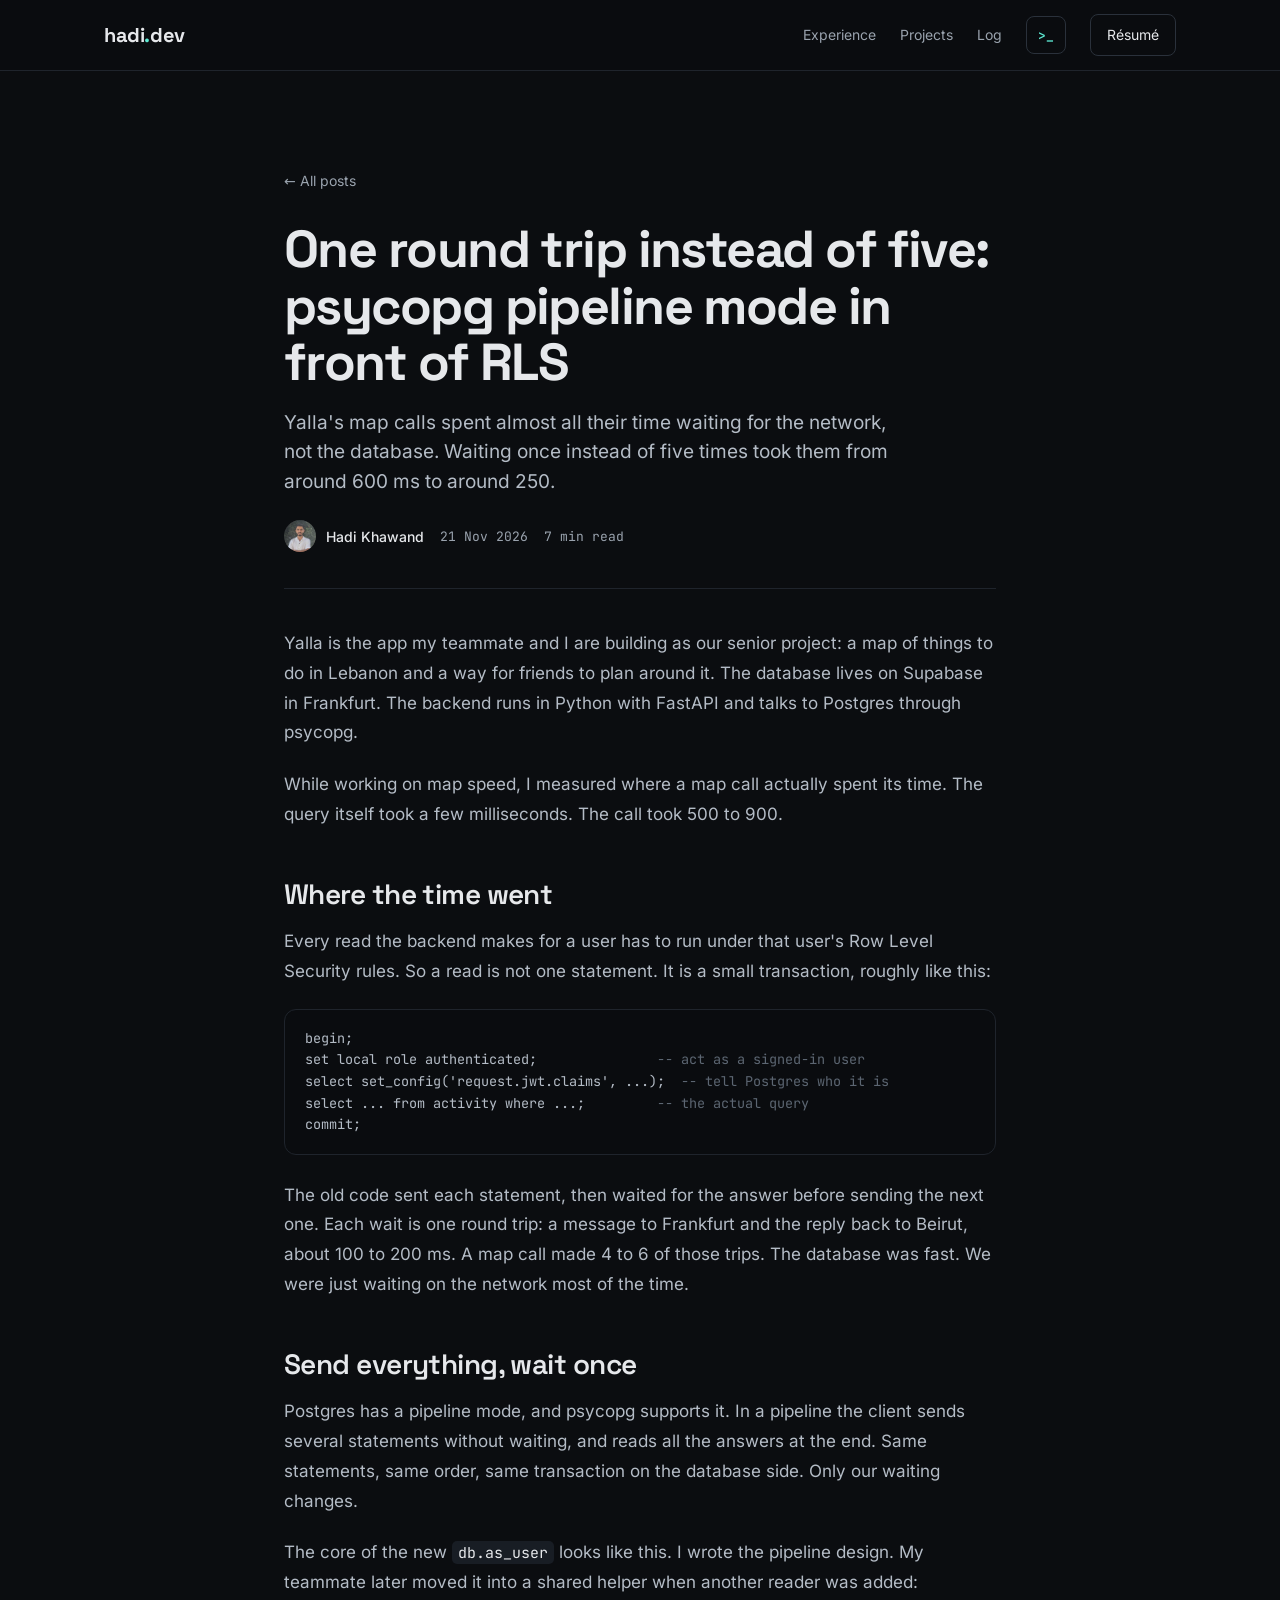
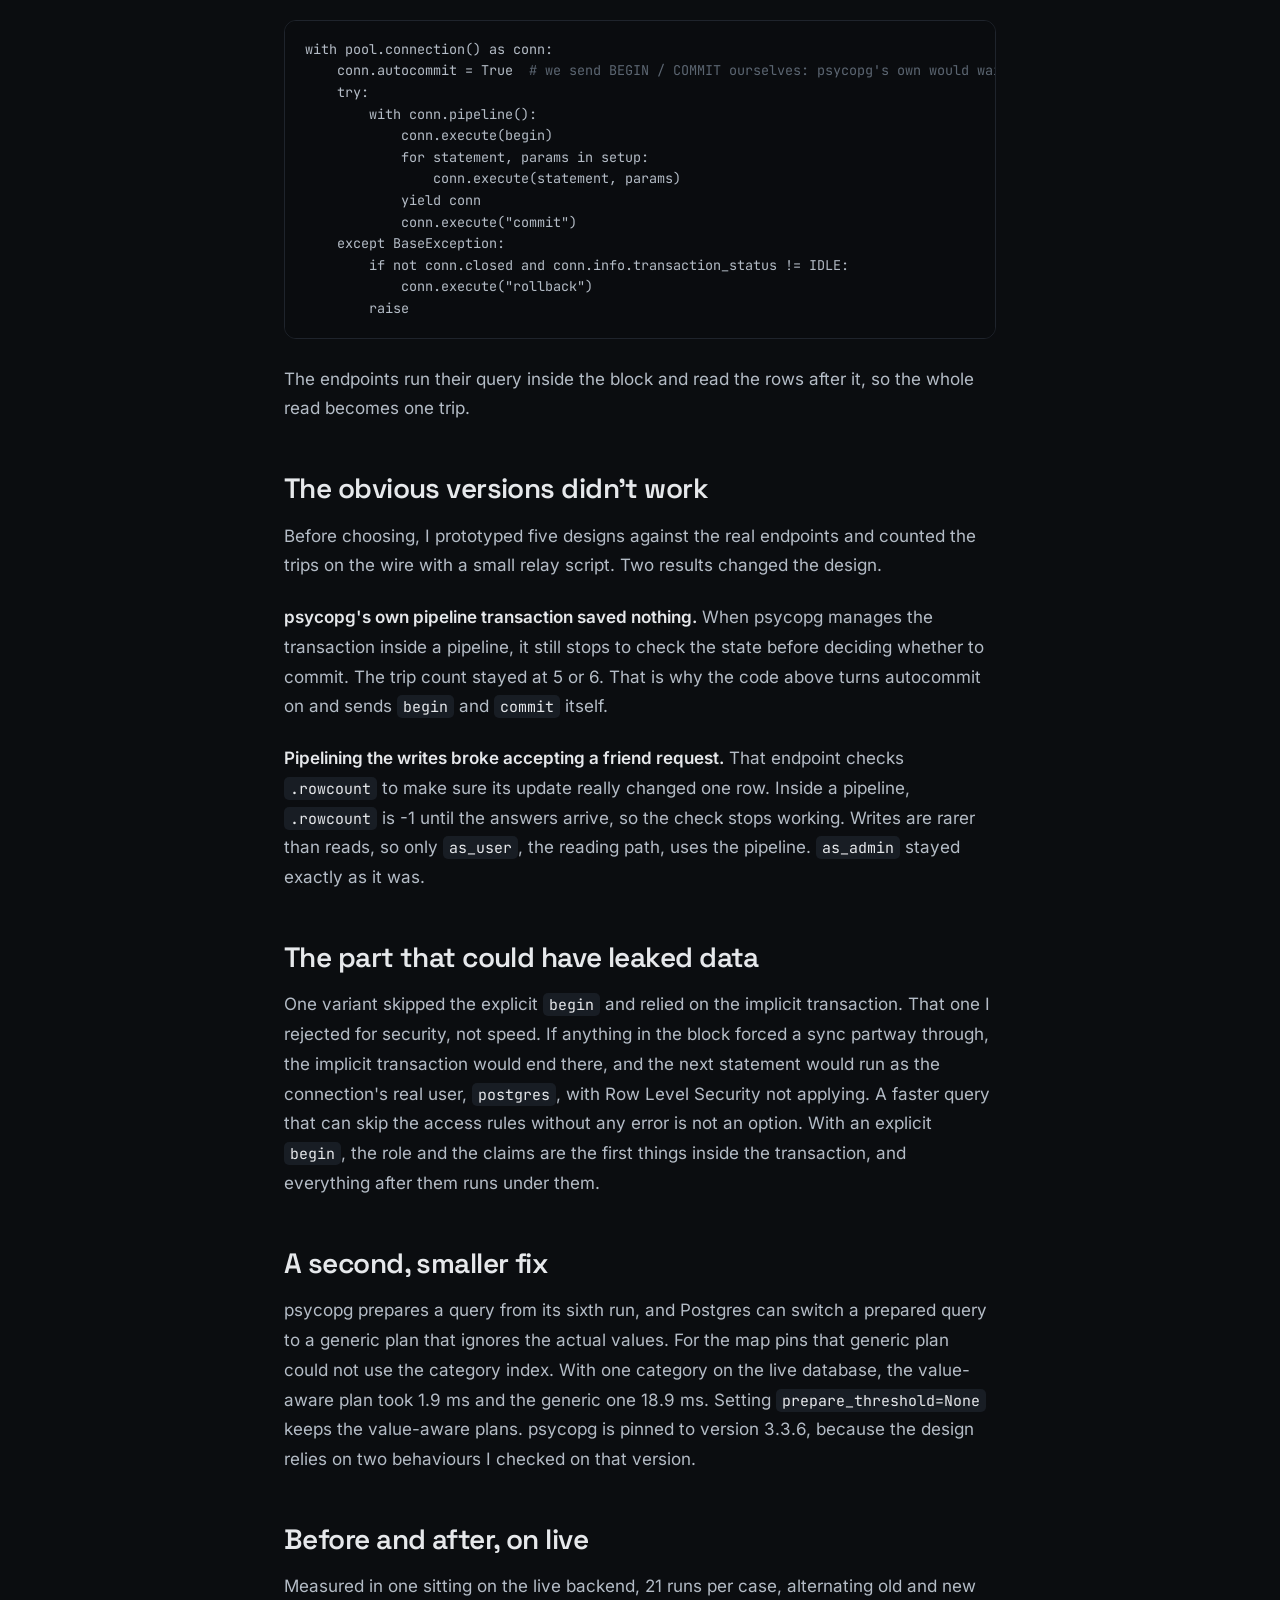
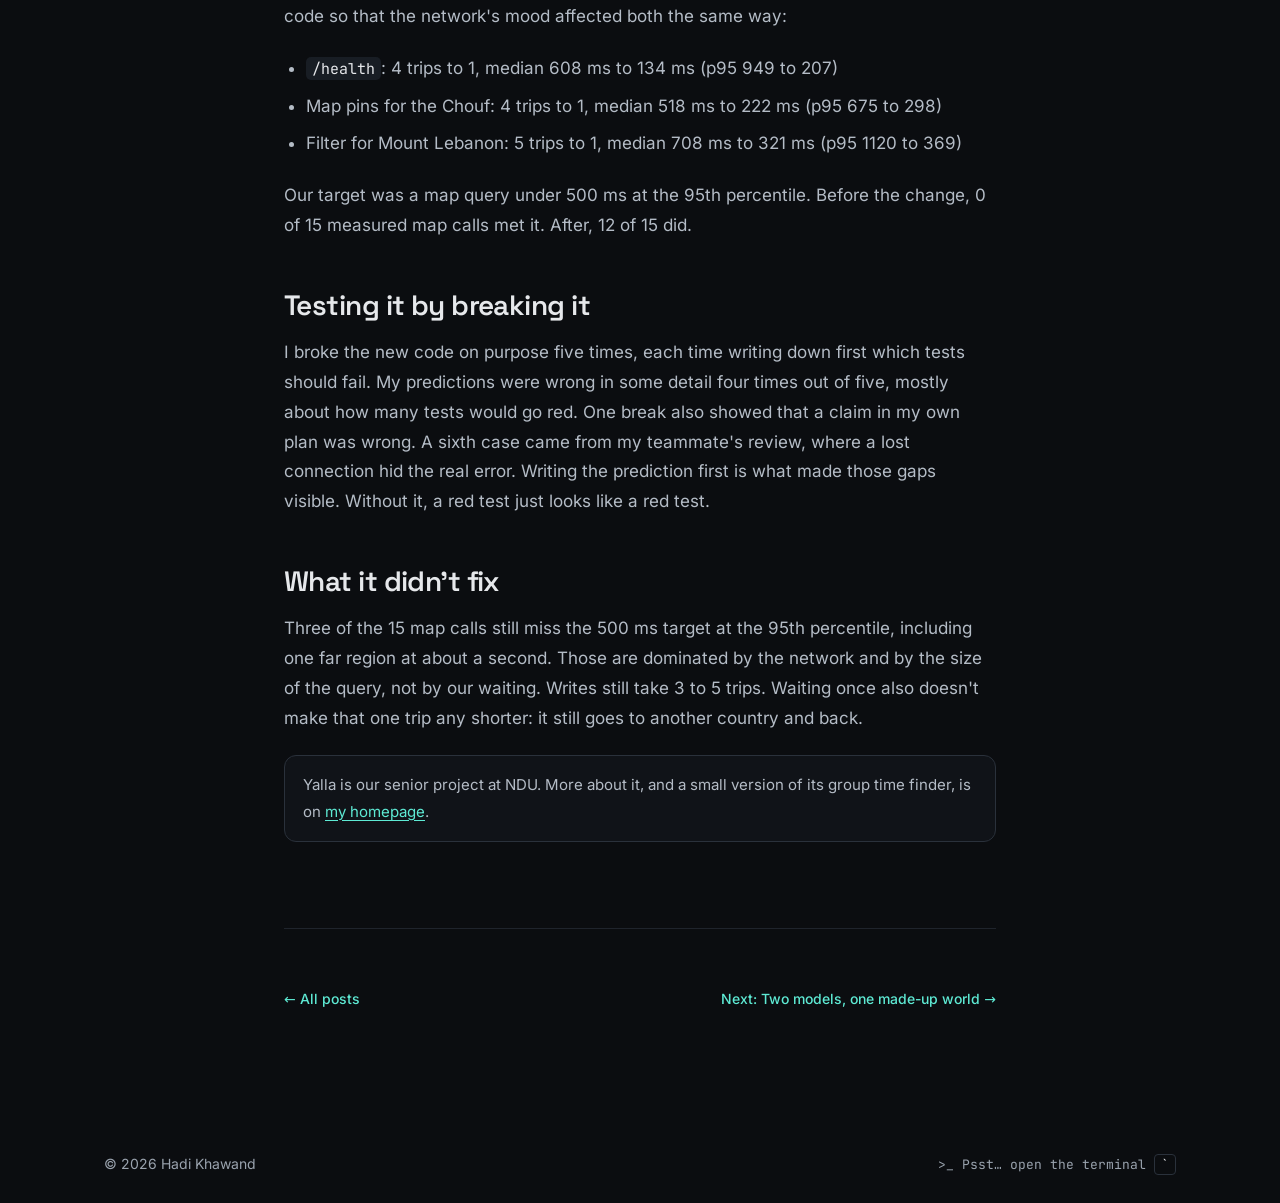
<file: log/one-round-trip/index.html>
<!doctype html>
<html lang="en">
<head>
  <meta charset="utf-8">
  <meta name="viewport" content="width=device-width, initial-scale=1">
  <title>One round trip instead of five: psycopg pipeline mode in front of RLS · Hadi Khawand</title>
  <meta name="description" content="How Hadi Khawand cut Yalla's live map calls from 518-708 ms to 222-321 ms by sending a Postgres transaction in one round trip, without weakening Row Level Security.">
  <meta name="theme-color" content="#0B0D10">
  <link rel="canonical" href="https://hadikhawand.dev/log/one-round-trip/">
  <link rel="icon" href="/favicon.svg" type="image/svg+xml">
  <meta property="og:type" content="article">
  <meta property="og:url" content="https://hadikhawand.dev/log/one-round-trip/">
  <meta property="og:title" content="One round trip instead of five: psycopg pipeline mode in front of RLS">
  <meta property="og:description" content="Live map calls from 518-708 ms to 222-321 ms, by waiting for the database once instead of five times.">
  <meta property="og:image" content="https://hadikhawand.dev/assets/yalla-map.png">
  <meta name="twitter:card" content="summary_large_image">
  <meta property="article:published_time" content="2026-11-21">
  <meta property="article:author" content="Hadi Khawand">
  <link rel="preload" href="/assets/fonts/inter.woff2" as="font" type="font/woff2" crossorigin>
  <link rel="preload" href="/assets/fonts/space-grotesk.woff2" as="font" type="font/woff2" crossorigin>
  <link rel="stylesheet" href="/styles.css">
  <script type="application/ld+json">
  {
    "@context": "https://schema.org",
    "@type": "BlogPosting",
    "headline": "One round trip instead of five: psycopg pipeline mode in front of RLS",
    "description": "Live map calls from 518-708 ms to 222-321 ms, by waiting for the database once instead of five times.",
    "datePublished": "2026-11-21",
    "dateModified": "2026-11-21",
    "url": "https://hadikhawand.dev/log/one-round-trip/",
    "mainEntityOfPage": "https://hadikhawand.dev/log/one-round-trip/",
    "image": "https://hadikhawand.dev/assets/yalla-map.png",
    "keywords": ["PostgreSQL", "psycopg", "pipeline mode", "Row Level Security", "Supabase", "performance"],
    "author": { "@type": "Person", "name": "Hadi Khawand", "url": "https://hadikhawand.dev/", "sameAs": ["https://github.com/hadikhawand", "https://linkedin.com/in/hadi-khawand"] }
  }
  </script>
</head>
<body>
  <a class="skip" href="#main">Skip to content</a>
  <header class="site-header">
    <nav class="nav container" aria-label="Main">
      <a class="logo" href="/">hadi<span class="accent">.</span>dev</a>
      <div class="nav-links">
        <a href="/#experience">Experience</a>
        <a href="/#projects">Projects</a>
        <a href="/log/">Log</a>
        <button type="button" class="nav-term" data-open-terminal aria-label="Open terminal" title="Open terminal (press `)">&gt;_</button>
        <a class="nav-cv" href="/Hadi_Khawand_CV.pdf" target="_blank" rel="noopener">Résumé</a>
      </div>
    </nav>
  </header>

  <main id="main" class="log-wrap">
    <article>
      <header class="post-head">
        <a class="post-back" href="/log/">← All posts</a>
        <h1>One round trip instead of five: psycopg pipeline mode in front of RLS</h1>
        <p class="lede">Yalla's map calls spent almost all their time waiting for the network, not the database. Waiting once instead of five times took them from around 600 ms to around 250.</p>
        <div class="log-meta">
          <span class="post-author"><img src="/assets/headshot-160.webp" alt="" width="32" height="32">Hadi Khawand</span>
          <time datetime="2026-11-21">21 Nov 2026</time>
          <span>7 min read</span>
        </div>
      </header>

      <div class="post-body">
        <p>Yalla is the app my teammate and I are building as our senior project: a map of things to do in Lebanon and a way for friends to plan around it. The database lives on Supabase in Frankfurt. The backend runs in Python with FastAPI and talks to Postgres through psycopg.</p>
        <p>While working on map speed, I measured where a map call actually spent its time. The query itself took a few milliseconds. The call took 500 to 900.</p>

        <h2>Where the time went</h2>
        <p>Every read the backend makes for a user has to run under that user's Row Level Security rules. So a read is not one statement. It is a small transaction, roughly like this:</p>
<pre><code>begin;
set local role authenticated;               <span class="c">-- act as a signed-in user</span>
select set_config('request.jwt.claims', ...);  <span class="c">-- tell Postgres who it is</span>
select ... from activity where ...;         <span class="c">-- the actual query</span>
commit;</code></pre>
        <p>The old code sent each statement, then waited for the answer before sending the next one. Each wait is one round trip: a message to Frankfurt and the reply back to Beirut, about 100 to 200 ms. A map call made 4 to 6 of those trips. The database was fast. We were just waiting on the network most of the time.</p>

        <h2>Send everything, wait once</h2>
        <p>Postgres has a pipeline mode, and psycopg supports it. In a pipeline the client sends several statements without waiting, and reads all the answers at the end. Same statements, same order, same transaction on the database side. Only our waiting changes.</p>
        <p>The core of the new <code>db.as_user</code> looks like this. I wrote the pipeline design. My teammate later moved it into a shared helper when another reader was added:</p>
<pre><code>with pool.connection() as conn:
    conn.autocommit = True  <span class="c"># we send BEGIN / COMMIT ourselves: psycopg's own would wait</span>
    try:
        with conn.pipeline():
            conn.execute(begin)
            for statement, params in setup:
                conn.execute(statement, params)
            yield conn
            conn.execute("commit")
    except BaseException:
        if not conn.closed and conn.info.transaction_status != IDLE:
            conn.execute("rollback")
        raise</code></pre>
        <p>The endpoints run their query inside the block and read the rows after it, so the whole read becomes one trip.</p>

        <h2>The obvious versions didn't work</h2>
        <p>Before choosing, I prototyped five designs against the real endpoints and counted the trips on the wire with a small relay script. Two results changed the design.</p>
        <p><strong>psycopg's own pipeline transaction saved nothing.</strong> When psycopg manages the transaction inside a pipeline, it still stops to check the state before deciding whether to commit. The trip count stayed at 5 or 6. That is why the code above turns autocommit on and sends <code>begin</code> and <code>commit</code> itself.</p>
        <p><strong>Pipelining the writes broke accepting a friend request.</strong> That endpoint checks <code>.rowcount</code> to make sure its update really changed one row. Inside a pipeline, <code>.rowcount</code> is -1 until the answers arrive, so the check stops working. Writes are rarer than reads, so only <code>as_user</code>, the reading path, uses the pipeline. <code>as_admin</code> stayed exactly as it was.</p>

        <h2>The part that could have leaked data</h2>
        <p>One variant skipped the explicit <code>begin</code> and relied on the implicit transaction. That one I rejected for security, not speed. If anything in the block forced a sync partway through, the implicit transaction would end there, and the next statement would run as the connection's real user, <code>postgres</code>, with Row Level Security not applying. A faster query that can skip the access rules without any error is not an option. With an explicit <code>begin</code>, the role and the claims are the first things inside the transaction, and everything after them runs under them.</p>

        <h2>A second, smaller fix</h2>
        <p>psycopg prepares a query from its sixth run, and Postgres can switch a prepared query to a generic plan that ignores the actual values. For the map pins that generic plan could not use the category index. With one category on the live database, the value-aware plan took 1.9 ms and the generic one 18.9 ms. Setting <code>prepare_threshold=None</code> keeps the value-aware plans. psycopg is pinned to version 3.3.6, because the design relies on two behaviours I checked on that version.</p>

        <h2>Before and after, on live</h2>
        <p>Measured in one sitting on the live backend, 21 runs per case, alternating old and new code so that the network's mood affected both the same way:</p>
        <ul>
          <li><code>/health</code>: 4 trips to 1, median 608 ms to 134 ms (p95 949 to 207)</li>
          <li>Map pins for the Chouf: 4 trips to 1, median 518 ms to 222 ms (p95 675 to 298)</li>
          <li>Filter for Mount Lebanon: 5 trips to 1, median 708 ms to 321 ms (p95 1120 to 369)</li>
        </ul>
        <p>Our target was a map query under 500 ms at the 95th percentile. Before the change, 0 of 15 measured map calls met it. After, 12 of 15 did.</p>

        <h2>Testing it by breaking it</h2>
        <p>I broke the new code on purpose five times, each time writing down first which tests should fail. My predictions were wrong in some detail four times out of five, mostly about how many tests would go red. One break also showed that a claim in my own plan was wrong. A sixth case came from my teammate's review, where a lost connection hid the real error. Writing the prediction first is what made those gaps visible. Without it, a red test just looks like a red test.</p>

        <h2>What it didn't fix</h2>
        <p>Three of the 15 map calls still miss the 500 ms target at the 95th percentile, including one far region at about a second. Those are dominated by the network and by the size of the query, not by our waiting. Writes still take 3 to 5 trips. Waiting once also doesn't make that one trip any shorter: it still goes to another country and back.</p>

        <p class="post-note">Yalla is our senior project at NDU. More about it, and a small version of its group time finder, is on <a href="/#projects">my homepage</a>.</p>
      </div>

      <footer class="post-end">
        <a class="link-accent" href="/log/">← All posts</a>
        <a class="link-accent" href="/log/models-on-a-made-up-world/">Next: Two models, one made-up world →</a>
      </footer>
    </article>
  </main>

  <footer class="site-footer">
    <div class="container footer-inner">
      <span>© <span id="year">2026</span> Hadi Khawand</span>
      <button type="button" class="mono footer-term" data-open-terminal>&gt;_ Psst… open the terminal <kbd>`</kbd></button>
    </div>
  </footer>
  <script src="/terminal.js" defer></script>
</body>
</html>
</file>
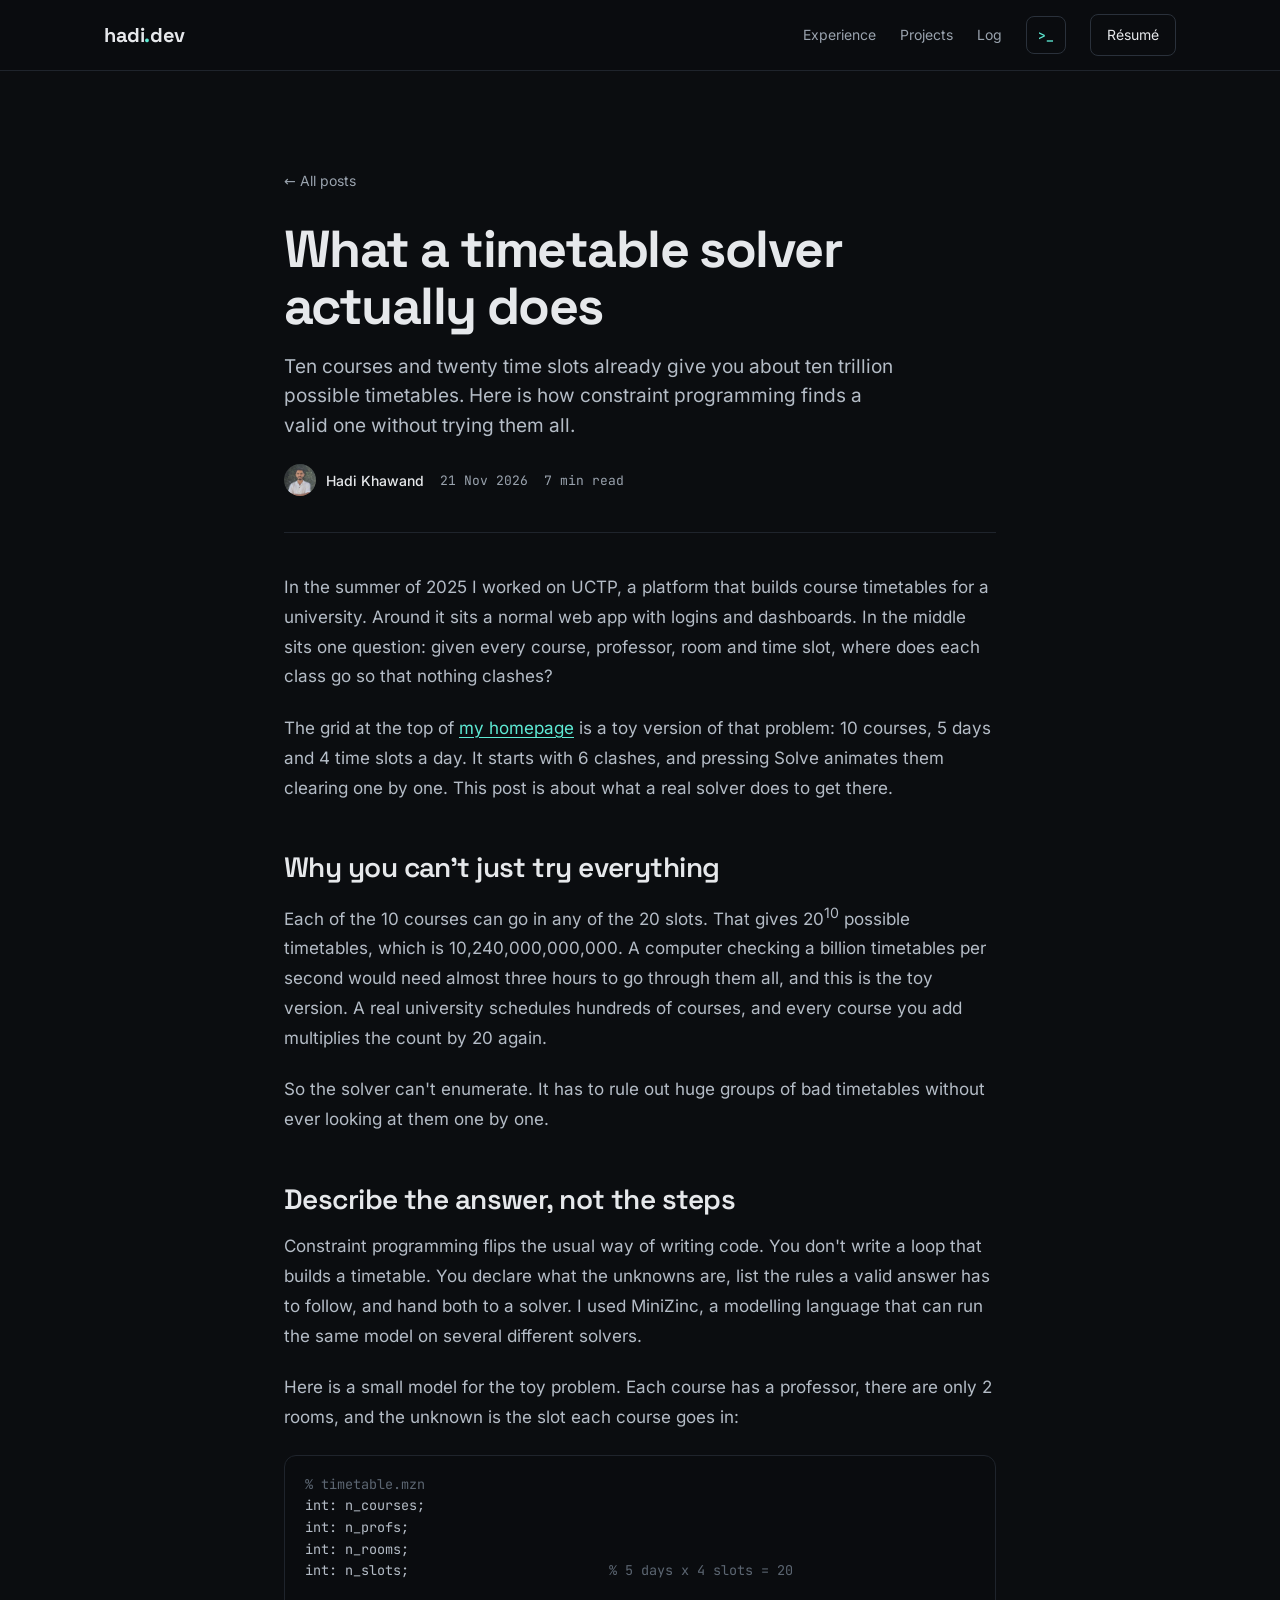
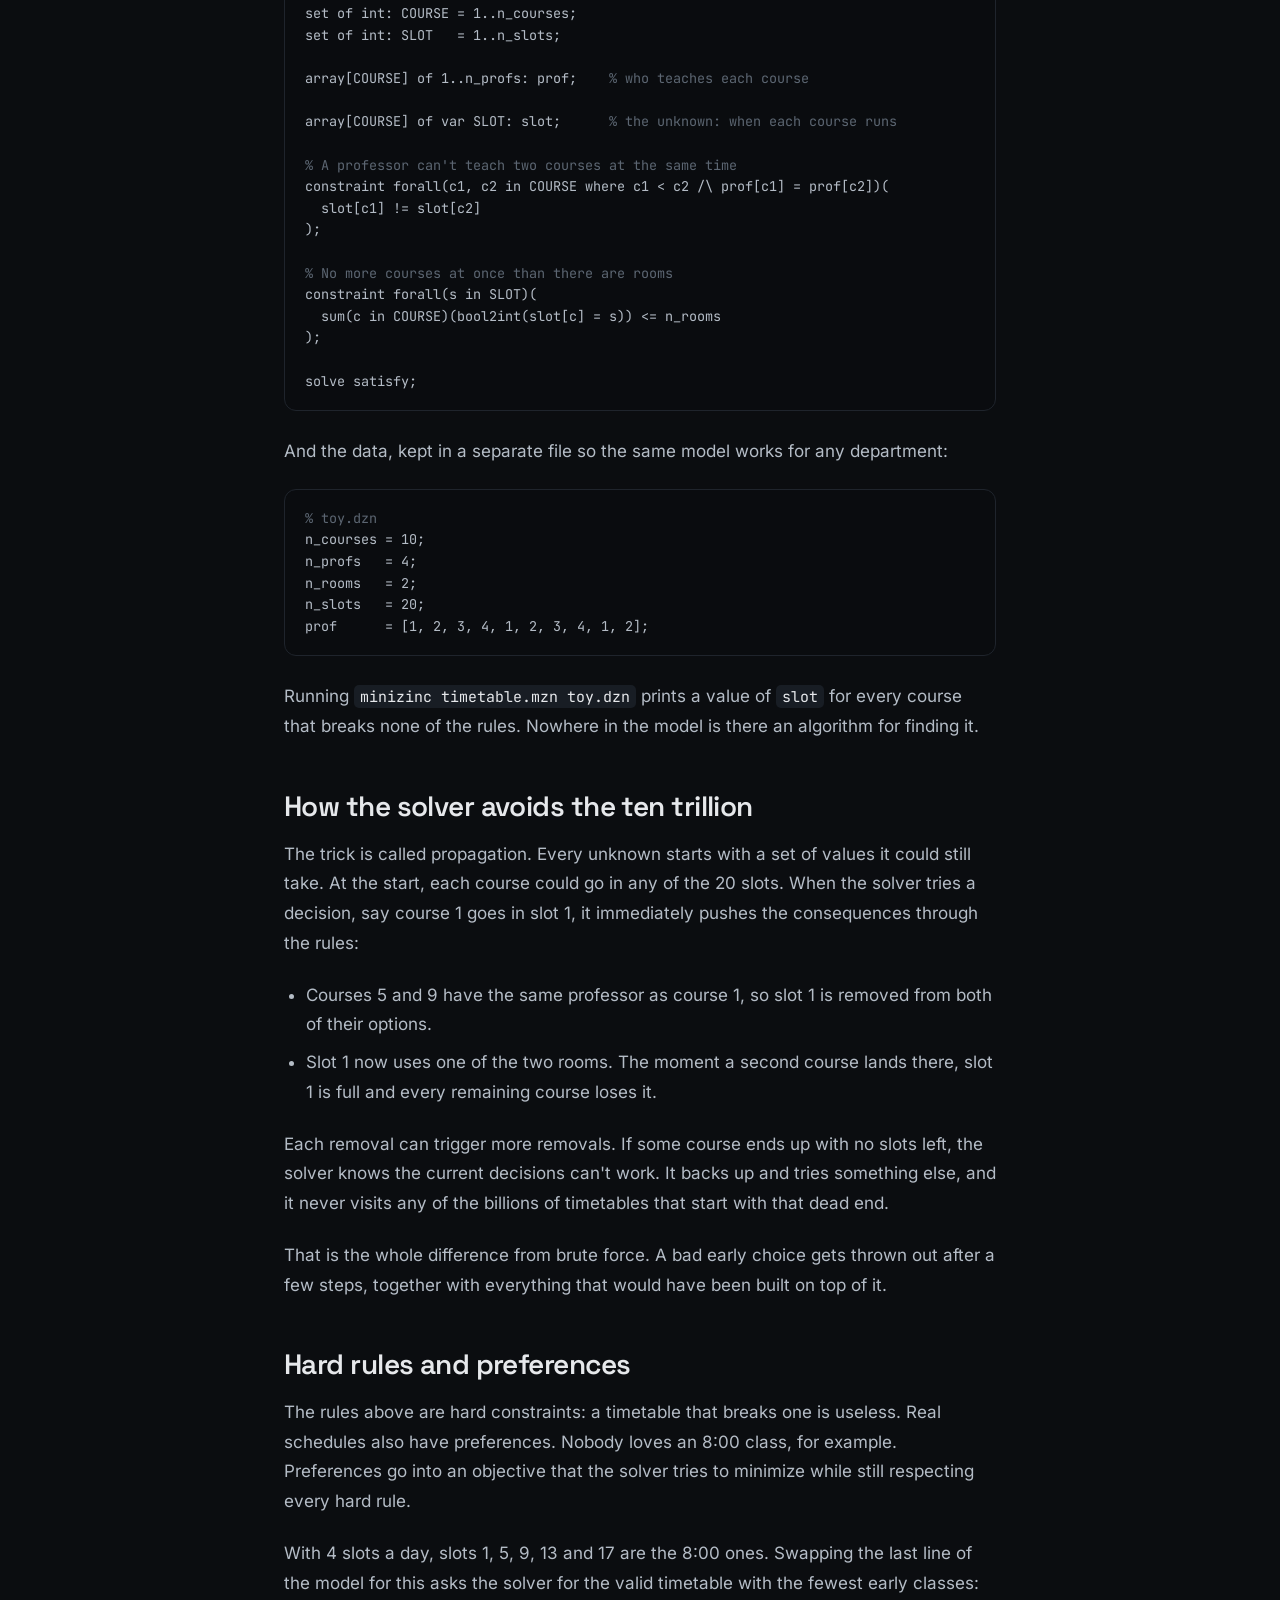
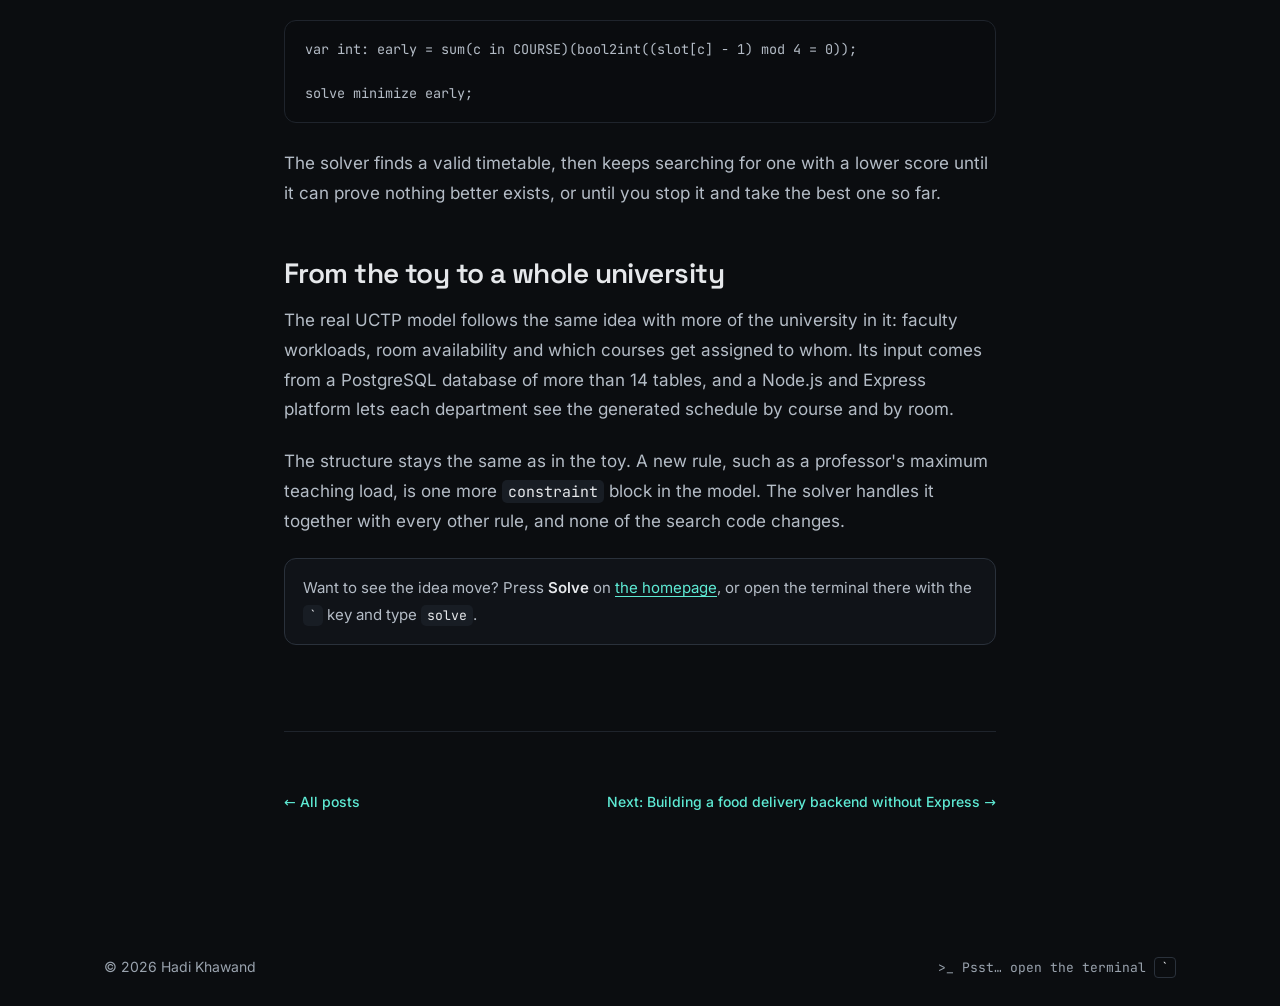
<file: log/timetable-solver/index.html>
<!doctype html>
<html lang="en">
<head>
  <meta charset="utf-8">
  <meta name="viewport" content="width=device-width, initial-scale=1">
  <title>What a timetable solver actually does · Hadi Khawand</title>
  <meta name="description" content="Hadi Khawand explains how constraint programming schedules university courses without trying every timetable, with a small MiniZinc model you can run.">
  <meta name="theme-color" content="#0B0D10">
  <link rel="canonical" href="https://hadikhawand.dev/log/timetable-solver/">
  <link rel="icon" href="/favicon.svg" type="image/svg+xml">
  <meta property="og:type" content="article">
  <meta property="og:url" content="https://hadikhawand.dev/log/timetable-solver/">
  <meta property="og:title" content="What a timetable solver actually does">
  <meta property="og:description" content="How constraint programming finds a clash-free timetable without trying them all, with a small MiniZinc model.">
  <meta property="og:image" content="https://hadikhawand.dev/assets/uctp-timetable.png">
  <meta name="twitter:card" content="summary_large_image">
  <meta property="article:published_time" content="2026-11-21">
  <meta property="article:author" content="Hadi Khawand">
  <link rel="preload" href="/assets/fonts/inter.woff2" as="font" type="font/woff2" crossorigin>
  <link rel="preload" href="/assets/fonts/space-grotesk.woff2" as="font" type="font/woff2" crossorigin>
  <link rel="stylesheet" href="/styles.css">
  <script type="application/ld+json">
  {
    "@context": "https://schema.org",
    "@type": "BlogPosting",
    "headline": "What a timetable solver actually does",
    "description": "How constraint programming finds a clash-free timetable without trying them all, with a small MiniZinc model.",
    "datePublished": "2026-11-21",
    "dateModified": "2026-11-21",
    "url": "https://hadikhawand.dev/log/timetable-solver/",
    "mainEntityOfPage": "https://hadikhawand.dev/log/timetable-solver/",
    "image": "https://hadikhawand.dev/assets/uctp-timetable.png",
    "keywords": ["MiniZinc", "constraint programming", "timetabling", "optimization", "scheduling"],
    "author": { "@type": "Person", "name": "Hadi Khawand", "url": "https://hadikhawand.dev/", "sameAs": ["https://github.com/hadikhawand", "https://linkedin.com/in/hadi-khawand"] }
  }
  </script>
</head>
<body>
  <a class="skip" href="#main">Skip to content</a>
  <header class="site-header">
    <nav class="nav container" aria-label="Main">
      <a class="logo" href="/">hadi<span class="accent">.</span>dev</a>
      <div class="nav-links">
        <a href="/#experience">Experience</a>
        <a href="/#projects">Projects</a>
        <a href="/log/">Log</a>
        <button type="button" class="nav-term" data-open-terminal aria-label="Open terminal" title="Open terminal (press `)">&gt;_</button>
        <a class="nav-cv" href="/Hadi_Khawand_CV.pdf" target="_blank" rel="noopener">Résumé</a>
      </div>
    </nav>
  </header>

  <main id="main" class="log-wrap">
    <article>
      <header class="post-head">
        <a class="post-back" href="/log/">← All posts</a>
        <h1>What a timetable solver actually does</h1>
        <p class="lede">Ten courses and twenty time slots already give you about ten trillion possible timetables. Here is how constraint programming finds a valid one without trying them all.</p>
        <div class="log-meta">
          <span class="post-author"><img src="/assets/headshot-160.webp" alt="" width="32" height="32">Hadi Khawand</span>
          <time datetime="2026-11-21">21 Nov 2026</time>
          <span>7 min read</span>
        </div>
      </header>

      <div class="post-body">
        <p>In the summer of 2025 I worked on UCTP, a platform that builds course timetables for a university. Around it sits a normal web app with logins and dashboards. In the middle sits one question: given every course, professor, room and time slot, where does each class go so that nothing clashes?</p>

        <p>The grid at the top of <a href="/">my homepage</a> is a toy version of that problem: 10 courses, 5 days and 4 time slots a day. It starts with 6 clashes, and pressing Solve animates them clearing one by one. This post is about what a real solver does to get there.</p>

        <h2>Why you can't just try everything</h2>
        <p>Each of the 10 courses can go in any of the 20 slots. That gives 20<sup>10</sup> possible timetables, which is 10,240,000,000,000. A computer checking a billion timetables per second would need almost three hours to go through them all, and this is the toy version. A real university schedules hundreds of courses, and every course you add multiplies the count by 20 again.</p>
        <p>So the solver can't enumerate. It has to rule out huge groups of bad timetables without ever looking at them one by one.</p>

        <h2>Describe the answer, not the steps</h2>
        <p>Constraint programming flips the usual way of writing code. You don't write a loop that builds a timetable. You declare what the unknowns are, list the rules a valid answer has to follow, and hand both to a solver. I used MiniZinc, a modelling language that can run the same model on several different solvers.</p>
        <p>Here is a small model for the toy problem. Each course has a professor, there are only 2 rooms, and the unknown is the slot each course goes in:</p>
<pre><code><span class="c">% timetable.mzn</span>
int: n_courses;
int: n_profs;
int: n_rooms;
int: n_slots;                         <span class="c">% 5 days x 4 slots = 20</span>

set of int: COURSE = 1..n_courses;
set of int: SLOT   = 1..n_slots;

array[COURSE] of 1..n_profs: prof;    <span class="c">% who teaches each course</span>

array[COURSE] of var SLOT: slot;      <span class="c">% the unknown: when each course runs</span>

<span class="c">% A professor can't teach two courses at the same time</span>
constraint forall(c1, c2 in COURSE where c1 &lt; c2 /\ prof[c1] = prof[c2])(
  slot[c1] != slot[c2]
);

<span class="c">% No more courses at once than there are rooms</span>
constraint forall(s in SLOT)(
  sum(c in COURSE)(bool2int(slot[c] = s)) &lt;= n_rooms
);

solve satisfy;</code></pre>
        <p>And the data, kept in a separate file so the same model works for any department:</p>
<pre><code><span class="c">% toy.dzn</span>
n_courses = 10;
n_profs   = 4;
n_rooms   = 2;
n_slots   = 20;
prof      = [1, 2, 3, 4, 1, 2, 3, 4, 1, 2];</code></pre>
        <p>Running <code>minizinc timetable.mzn toy.dzn</code> prints a value of <code>slot</code> for every course that breaks none of the rules. Nowhere in the model is there an algorithm for finding it.</p>

        <h2>How the solver avoids the ten trillion</h2>
        <p>The trick is called propagation. Every unknown starts with a set of values it could still take. At the start, each course could go in any of the 20 slots. When the solver tries a decision, say course 1 goes in slot 1, it immediately pushes the consequences through the rules:</p>
        <ul>
          <li>Courses 5 and 9 have the same professor as course 1, so slot 1 is removed from both of their options.</li>
          <li>Slot 1 now uses one of the two rooms. The moment a second course lands there, slot 1 is full and every remaining course loses it.</li>
        </ul>
        <p>Each removal can trigger more removals. If some course ends up with no slots left, the solver knows the current decisions can't work. It backs up and tries something else, and it never visits any of the billions of timetables that start with that dead end.</p>
        <p>That is the whole difference from brute force. A bad early choice gets thrown out after a few steps, together with everything that would have been built on top of it.</p>

        <h2>Hard rules and preferences</h2>
        <p>The rules above are hard constraints: a timetable that breaks one is useless. Real schedules also have preferences. Nobody loves an 8:00 class, for example. Preferences go into an objective that the solver tries to minimize while still respecting every hard rule.</p>
        <p>With 4 slots a day, slots 1, 5, 9, 13 and 17 are the 8:00 ones. Swapping the last line of the model for this asks the solver for the valid timetable with the fewest early classes:</p>
<pre><code>var int: early = sum(c in COURSE)(bool2int((slot[c] - 1) mod 4 = 0));

solve minimize early;</code></pre>
        <p>The solver finds a valid timetable, then keeps searching for one with a lower score until it can prove nothing better exists, or until you stop it and take the best one so far.</p>

        <h2>From the toy to a whole university</h2>
        <p>The real UCTP model follows the same idea with more of the university in it: faculty workloads, room availability and which courses get assigned to whom. Its input comes from a PostgreSQL database of more than 14 tables, and a Node.js and Express platform lets each department see the generated schedule by course and by room.</p>
        <p>The structure stays the same as in the toy. A new rule, such as a professor's maximum teaching load, is one more <code>constraint</code> block in the model. The solver handles it together with every other rule, and none of the search code changes.</p>

        <p class="post-note">Want to see the idea move? Press <strong>Solve</strong> on <a href="/">the homepage</a>, or open the terminal there with the <code>`</code> key and type <code>solve</code>.</p>
      </div>

      <footer class="post-end">
        <a class="link-accent" href="/log/">← All posts</a>
        <a class="link-accent" href="/log/node-without-express/">Next: Building a food delivery backend without Express →</a>
      </footer>
    </article>
  </main>

  <footer class="site-footer">
    <div class="container footer-inner">
      <span>© <span id="year">2026</span> Hadi Khawand</span>
      <button type="button" class="mono footer-term" data-open-terminal>&gt;_ Psst… open the terminal <kbd>`</kbd></button>
    </div>
  </footer>
  <script src="/terminal.js" defer></script>
</body>
</html>
</file>
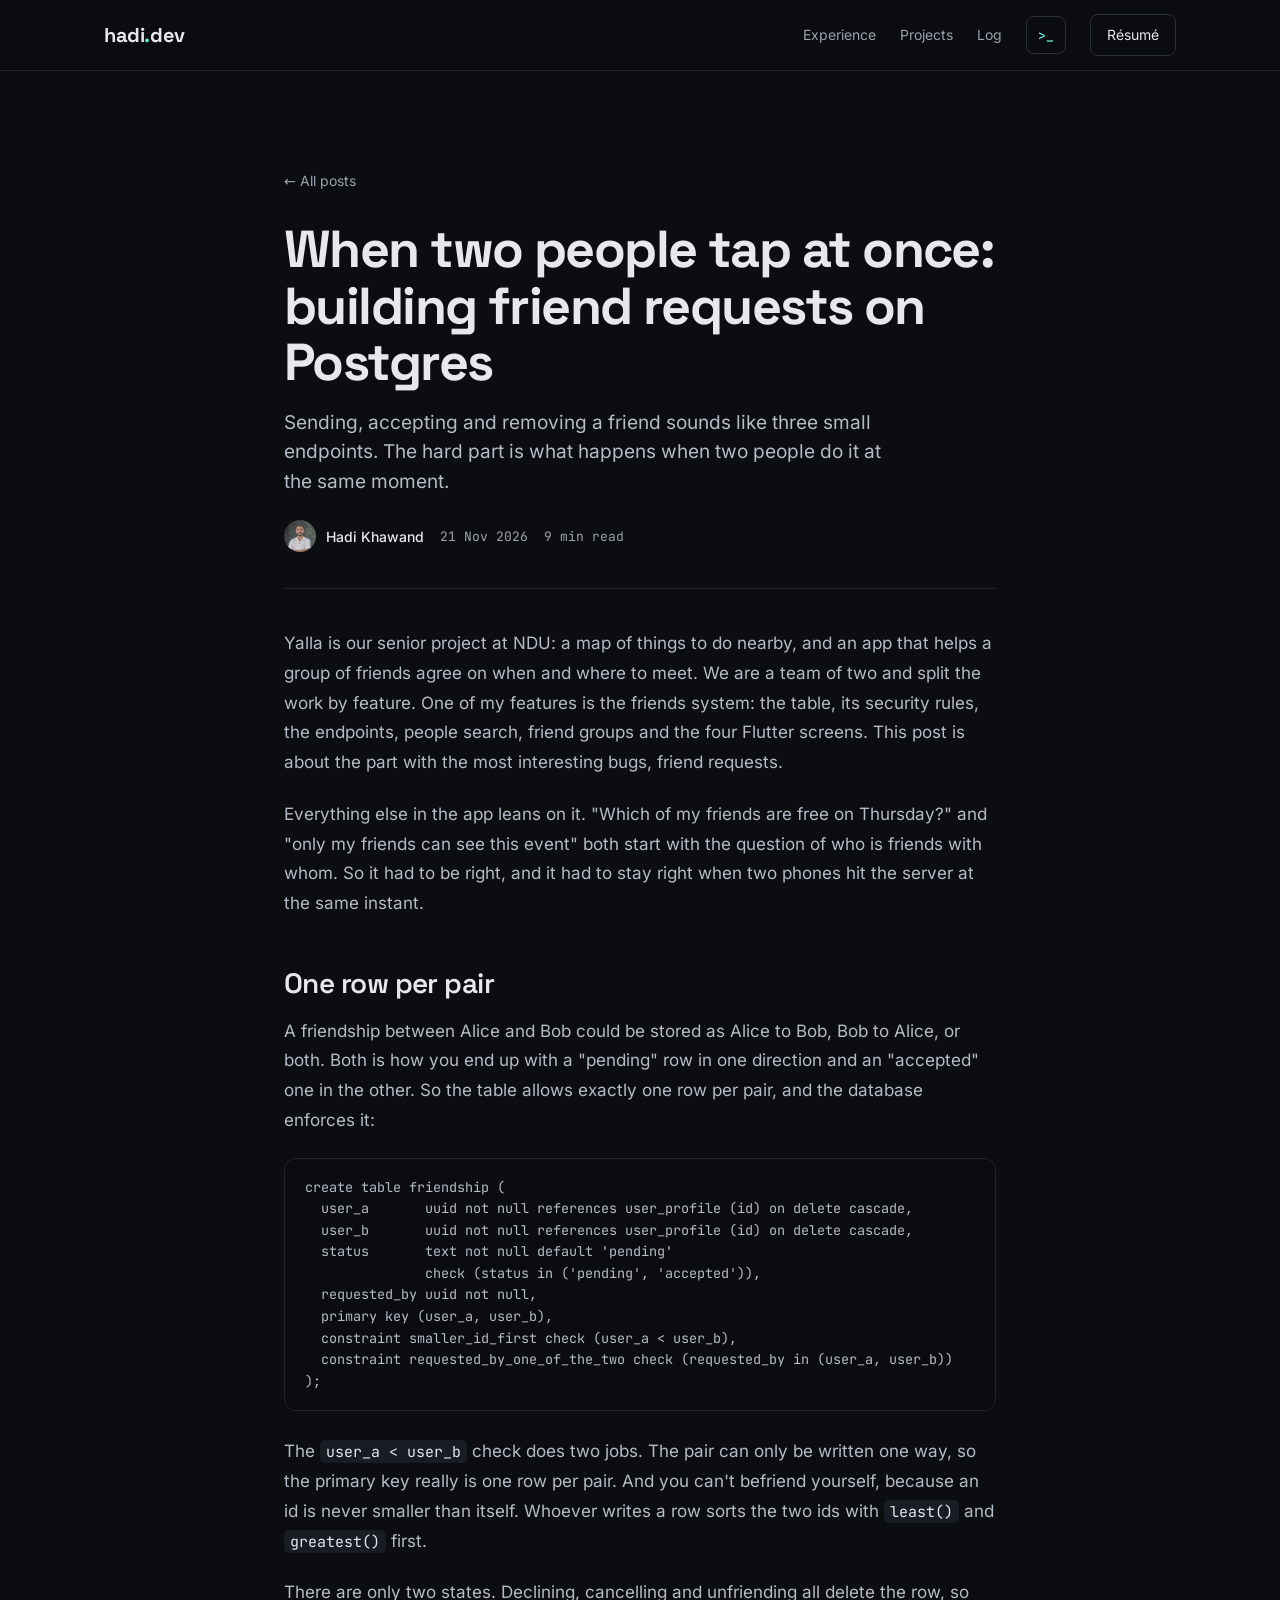
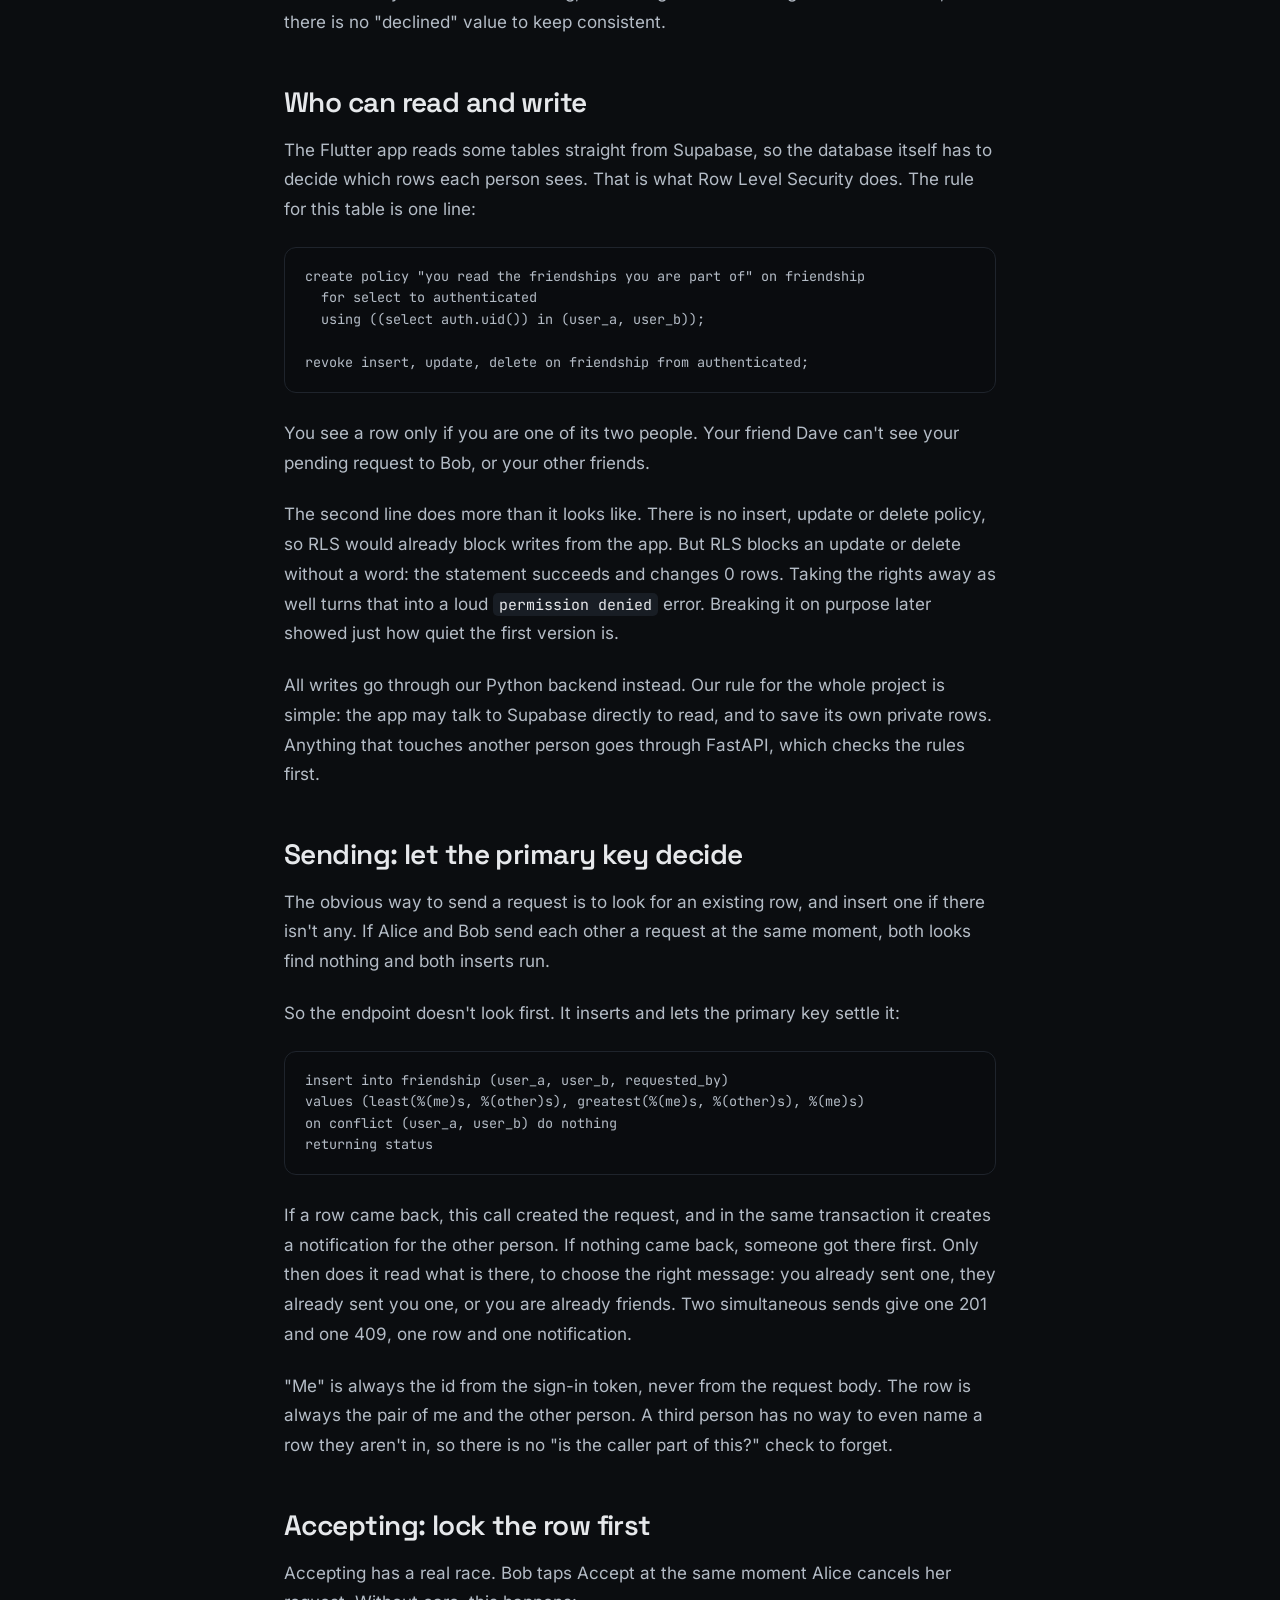
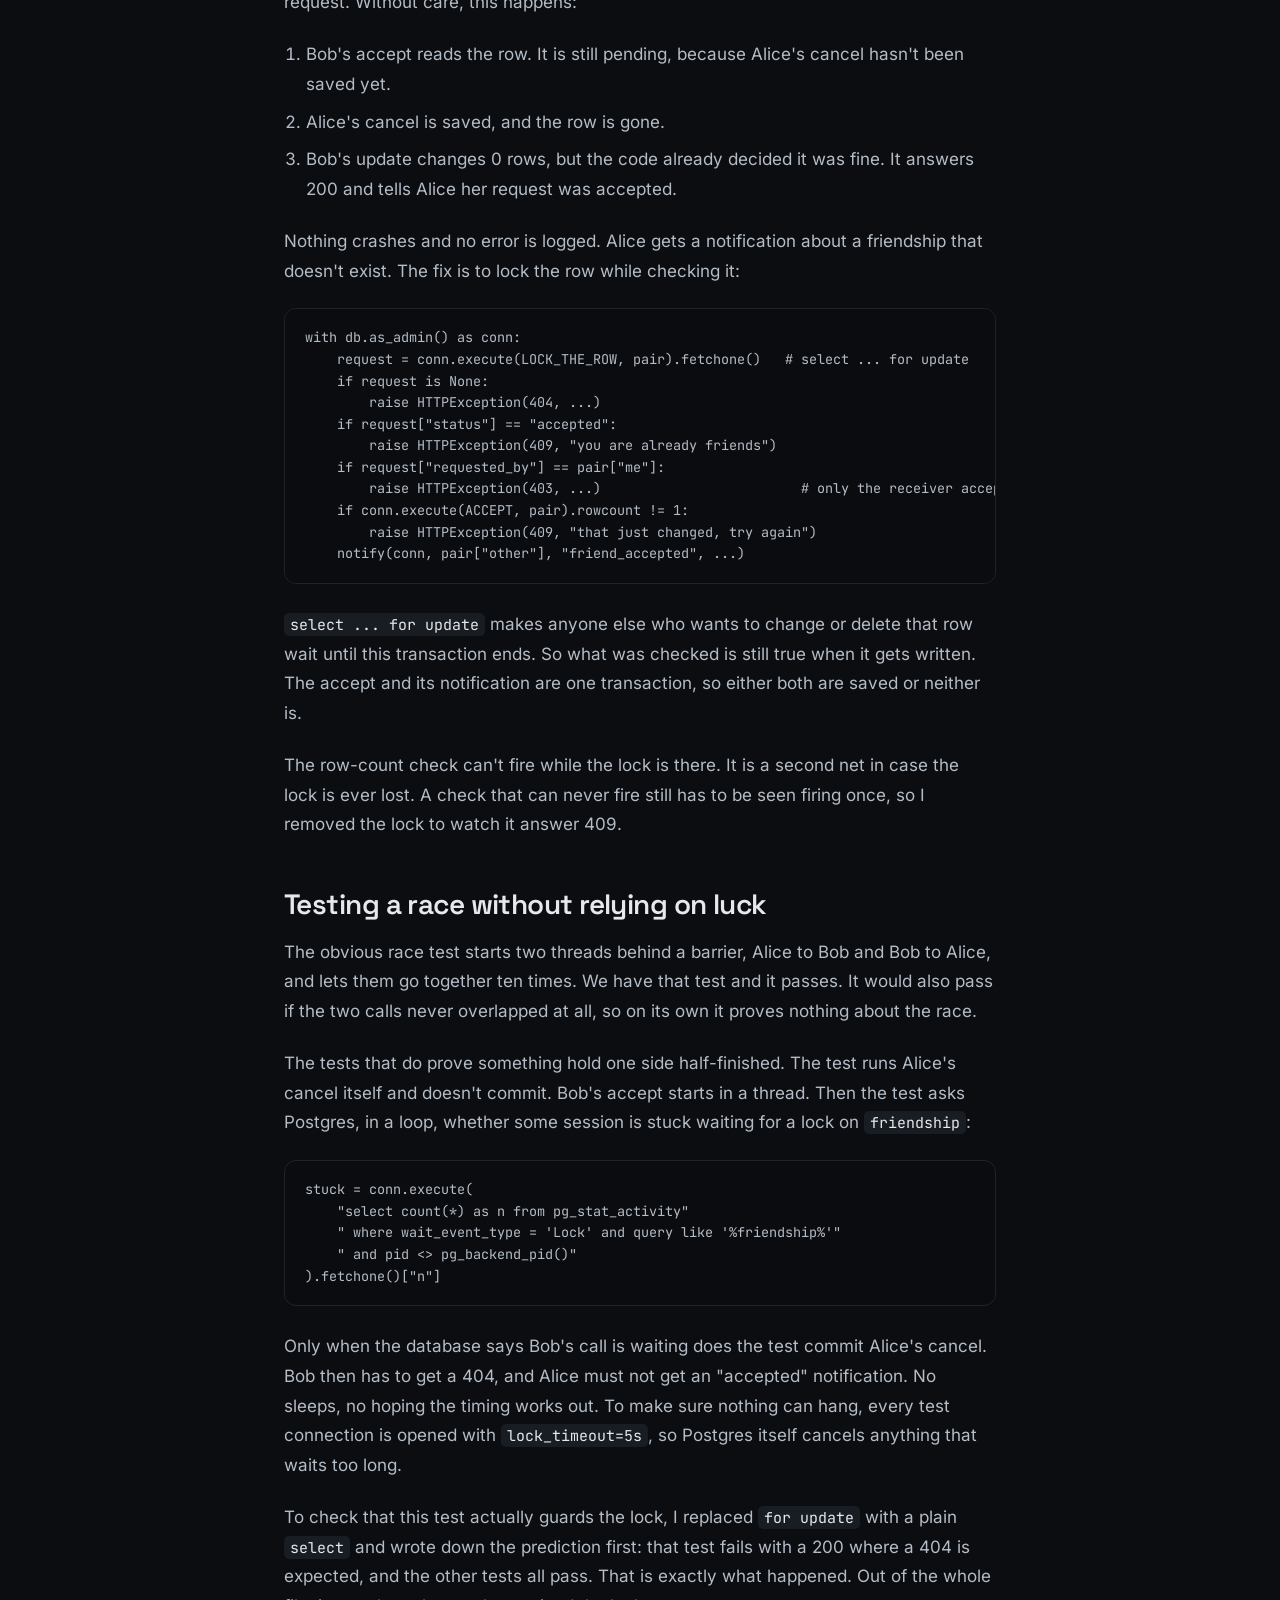
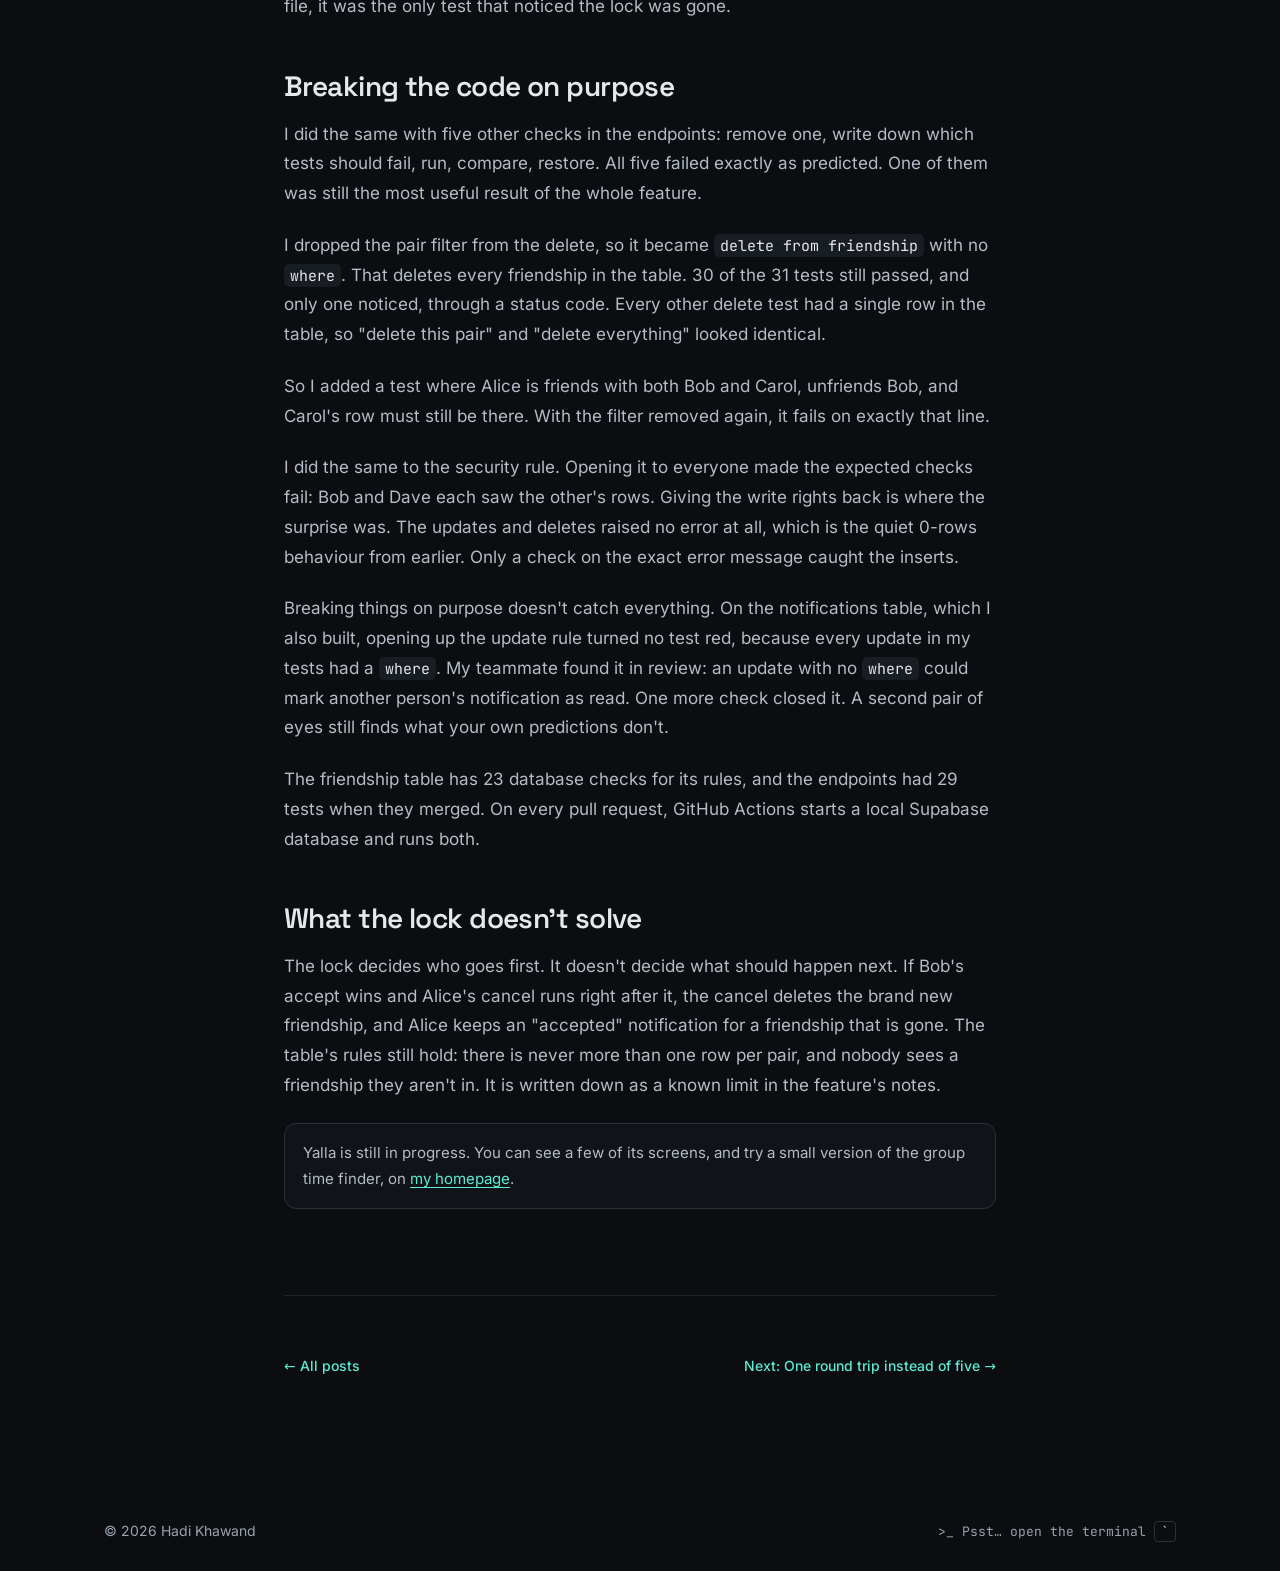
<file: log/yalla-friend-requests/index.html>
<!doctype html>
<html lang="en">
<head>
  <meta charset="utf-8">
  <meta name="viewport" content="width=device-width, initial-scale=1">
  <title>When two people tap at once: building friend requests on Postgres · Hadi Khawand</title>
  <meta name="description" content="How Hadi Khawand built the friends system in Yalla on Postgres Row Level Security, row locks and the primary key, and tested the race conditions without relying on luck.">
  <meta name="theme-color" content="#0B0D10">
  <link rel="canonical" href="https://hadikhawand.dev/log/yalla-friend-requests/">
  <link rel="icon" href="/favicon.svg" type="image/svg+xml">
  <meta property="og:type" content="article">
  <meta property="og:url" content="https://hadikhawand.dev/log/yalla-friend-requests/">
  <meta property="og:title" content="When two people tap at once: building friend requests on Postgres">
  <meta property="og:description" content="Row Level Security, a row lock, the primary key, and tests that force the race instead of hoping for it.">
  <meta property="og:image" content="https://hadikhawand.dev/assets/yalla-freetime.png">
  <meta name="twitter:card" content="summary_large_image">
  <meta property="article:published_time" content="2026-11-21">
  <meta property="article:author" content="Hadi Khawand">
  <link rel="preload" href="/assets/fonts/inter.woff2" as="font" type="font/woff2" crossorigin>
  <link rel="preload" href="/assets/fonts/space-grotesk.woff2" as="font" type="font/woff2" crossorigin>
  <link rel="stylesheet" href="/styles.css">
  <script type="application/ld+json">
  {
    "@context": "https://schema.org",
    "@type": "BlogPosting",
    "headline": "When two people tap at once: building friend requests on Postgres",
    "description": "Row Level Security, a row lock, the primary key, and tests that force the race instead of hoping for it.",
    "datePublished": "2026-11-21",
    "dateModified": "2026-11-21",
    "url": "https://hadikhawand.dev/log/yalla-friend-requests/",
    "mainEntityOfPage": "https://hadikhawand.dev/log/yalla-friend-requests/",
    "image": "https://hadikhawand.dev/assets/yalla-freetime.png",
    "keywords": ["PostgreSQL", "Row Level Security", "Supabase", "FastAPI", "race conditions", "testing"],
    "author": { "@type": "Person", "name": "Hadi Khawand", "url": "https://hadikhawand.dev/", "sameAs": ["https://github.com/hadikhawand", "https://linkedin.com/in/hadi-khawand"] }
  }
  </script>
</head>
<body>
  <a class="skip" href="#main">Skip to content</a>
  <header class="site-header">
    <nav class="nav container" aria-label="Main">
      <a class="logo" href="/">hadi<span class="accent">.</span>dev</a>
      <div class="nav-links">
        <a href="/#experience">Experience</a>
        <a href="/#projects">Projects</a>
        <a href="/log/">Log</a>
        <button type="button" class="nav-term" data-open-terminal aria-label="Open terminal" title="Open terminal (press `)">&gt;_</button>
        <a class="nav-cv" href="/Hadi_Khawand_CV.pdf" target="_blank" rel="noopener">Résumé</a>
      </div>
    </nav>
  </header>

  <main id="main" class="log-wrap">
    <article>
      <header class="post-head">
        <a class="post-back" href="/log/">← All posts</a>
        <h1>When two people tap at once: building friend requests on Postgres</h1>
        <p class="lede">Sending, accepting and removing a friend sounds like three small endpoints. The hard part is what happens when two people do it at the same moment.</p>
        <div class="log-meta">
          <span class="post-author"><img src="/assets/headshot-160.webp" alt="" width="32" height="32">Hadi Khawand</span>
          <time datetime="2026-11-21">21 Nov 2026</time>
          <span>9 min read</span>
        </div>
      </header>

      <div class="post-body">
        <p>Yalla is our senior project at NDU: a map of things to do nearby, and an app that helps a group of friends agree on when and where to meet. We are a team of two and split the work by feature. One of my features is the friends system: the table, its security rules, the endpoints, people search, friend groups and the four Flutter screens. This post is about the part with the most interesting bugs, friend requests.</p>
        <p>Everything else in the app leans on it. "Which of my friends are free on Thursday?" and "only my friends can see this event" both start with the question of who is friends with whom. So it had to be right, and it had to stay right when two phones hit the server at the same instant.</p>

        <h2>One row per pair</h2>
        <p>A friendship between Alice and Bob could be stored as Alice to Bob, Bob to Alice, or both. Both is how you end up with a "pending" row in one direction and an "accepted" one in the other. So the table allows exactly one row per pair, and the database enforces it:</p>
<pre><code>create table friendship (
  user_a       uuid not null references user_profile (id) on delete cascade,
  user_b       uuid not null references user_profile (id) on delete cascade,
  status       text not null default 'pending'
               check (status in ('pending', 'accepted')),
  requested_by uuid not null,
  primary key (user_a, user_b),
  constraint smaller_id_first check (user_a &lt; user_b),
  constraint requested_by_one_of_the_two check (requested_by in (user_a, user_b))
);</code></pre>
        <p>The <code>user_a &lt; user_b</code> check does two jobs. The pair can only be written one way, so the primary key really is one row per pair. And you can't befriend yourself, because an id is never smaller than itself. Whoever writes a row sorts the two ids with <code>least()</code> and <code>greatest()</code> first.</p>
        <p>There are only two states. Declining, cancelling and unfriending all delete the row, so there is no "declined" value to keep consistent.</p>

        <h2>Who can read and write</h2>
        <p>The Flutter app reads some tables straight from Supabase, so the database itself has to decide which rows each person sees. That is what Row Level Security does. The rule for this table is one line:</p>
<pre><code>create policy "you read the friendships you are part of" on friendship
  for select to authenticated
  using ((select auth.uid()) in (user_a, user_b));

revoke insert, update, delete on friendship from authenticated;</code></pre>
        <p>You see a row only if you are one of its two people. Your friend Dave can't see your pending request to Bob, or your other friends.</p>
        <p>The second line does more than it looks like. There is no insert, update or delete policy, so RLS would already block writes from the app. But RLS blocks an update or delete without a word: the statement succeeds and changes 0 rows. Taking the rights away as well turns that into a loud <code>permission denied</code> error. Breaking it on purpose later showed just how quiet the first version is.</p>
        <p>All writes go through our Python backend instead. Our rule for the whole project is simple: the app may talk to Supabase directly to read, and to save its own private rows. Anything that touches another person goes through FastAPI, which checks the rules first.</p>

        <h2>Sending: let the primary key decide</h2>
        <p>The obvious way to send a request is to look for an existing row, and insert one if there isn't any. If Alice and Bob send each other a request at the same moment, both looks find nothing and both inserts run.</p>
        <p>So the endpoint doesn't look first. It inserts and lets the primary key settle it:</p>
<pre><code>insert into friendship (user_a, user_b, requested_by)
values (least(%(me)s, %(other)s), greatest(%(me)s, %(other)s), %(me)s)
on conflict (user_a, user_b) do nothing
returning status</code></pre>
        <p>If a row came back, this call created the request, and in the same transaction it creates a notification for the other person. If nothing came back, someone got there first. Only then does it read what is there, to choose the right message: you already sent one, they already sent you one, or you are already friends. Two simultaneous sends give one 201 and one 409, one row and one notification.</p>
        <p>"Me" is always the id from the sign-in token, never from the request body. The row is always the pair of me and the other person. A third person has no way to even name a row they aren't in, so there is no "is the caller part of this?" check to forget.</p>

        <h2>Accepting: lock the row first</h2>
        <p>Accepting has a real race. Bob taps Accept at the same moment Alice cancels her request. Without care, this happens:</p>
        <ol>
          <li>Bob's accept reads the row. It is still pending, because Alice's cancel hasn't been saved yet.</li>
          <li>Alice's cancel is saved, and the row is gone.</li>
          <li>Bob's update changes 0 rows, but the code already decided it was fine. It answers 200 and tells Alice her request was accepted.</li>
        </ol>
        <p>Nothing crashes and no error is logged. Alice gets a notification about a friendship that doesn't exist. The fix is to lock the row while checking it:</p>
<pre><code>with db.as_admin() as conn:
    request = conn.execute(LOCK_THE_ROW, pair).fetchone()   # select ... for update
    if request is None:
        raise HTTPException(404, ...)
    if request["status"] == "accepted":
        raise HTTPException(409, "you are already friends")
    if request["requested_by"] == pair["me"]:
        raise HTTPException(403, ...)                         # only the receiver accepts
    if conn.execute(ACCEPT, pair).rowcount != 1:
        raise HTTPException(409, "that just changed, try again")
    notify(conn, pair["other"], "friend_accepted", ...)</code></pre>
        <p><code>select ... for update</code> makes anyone else who wants to change or delete that row wait until this transaction ends. So what was checked is still true when it gets written. The accept and its notification are one transaction, so either both are saved or neither is.</p>
        <p>The row-count check can't fire while the lock is there. It is a second net in case the lock is ever lost. A check that can never fire still has to be seen firing once, so I removed the lock to watch it answer 409.</p>

        <h2>Testing a race without relying on luck</h2>
        <p>The obvious race test starts two threads behind a barrier, Alice to Bob and Bob to Alice, and lets them go together ten times. We have that test and it passes. It would also pass if the two calls never overlapped at all, so on its own it proves nothing about the race.</p>
        <p>The tests that do prove something hold one side half-finished. The test runs Alice's cancel itself and doesn't commit. Bob's accept starts in a thread. Then the test asks Postgres, in a loop, whether some session is stuck waiting for a lock on <code>friendship</code>:</p>
<pre><code>stuck = conn.execute(
    "select count(*) as n from pg_stat_activity"
    " where wait_event_type = 'Lock' and query like '%friendship%'"
    " and pid &lt;&gt; pg_backend_pid()"
).fetchone()["n"]</code></pre>
        <p>Only when the database says Bob's call is waiting does the test commit Alice's cancel. Bob then has to get a 404, and Alice must not get an "accepted" notification. No sleeps, no hoping the timing works out. To make sure nothing can hang, every test connection is opened with <code>lock_timeout=5s</code>, so Postgres itself cancels anything that waits too long.</p>
        <p>To check that this test actually guards the lock, I replaced <code>for update</code> with a plain <code>select</code> and wrote down the prediction first: that test fails with a 200 where a 404 is expected, and the other tests all pass. That is exactly what happened. Out of the whole file, it was the only test that noticed the lock was gone.</p>

        <h2>Breaking the code on purpose</h2>
        <p>I did the same with five other checks in the endpoints: remove one, write down which tests should fail, run, compare, restore. All five failed exactly as predicted. One of them was still the most useful result of the whole feature.</p>
        <p>I dropped the pair filter from the delete, so it became <code>delete from friendship</code> with no <code>where</code>. That deletes every friendship in the table. 30 of the 31 tests still passed, and only one noticed, through a status code. Every other delete test had a single row in the table, so "delete this pair" and "delete everything" looked identical.</p>
        <p>So I added a test where Alice is friends with both Bob and Carol, unfriends Bob, and Carol's row must still be there. With the filter removed again, it fails on exactly that line.</p>
        <p>I did the same to the security rule. Opening it to everyone made the expected checks fail: Bob and Dave each saw the other's rows. Giving the write rights back is where the surprise was. The updates and deletes raised no error at all, which is the quiet 0-rows behaviour from earlier. Only a check on the exact error message caught the inserts.</p>
        <p>Breaking things on purpose doesn't catch everything. On the notifications table, which I also built, opening up the update rule turned no test red, because every update in my tests had a <code>where</code>. My teammate found it in review: an update with no <code>where</code> could mark another person's notification as read. One more check closed it. A second pair of eyes still finds what your own predictions don't.</p>
        <p>The friendship table has 23 database checks for its rules, and the endpoints had 29 tests when they merged. On every pull request, GitHub Actions starts a local Supabase database and runs both.</p>

        <h2>What the lock doesn't solve</h2>
        <p>The lock decides who goes first. It doesn't decide what should happen next. If Bob's accept wins and Alice's cancel runs right after it, the cancel deletes the brand new friendship, and Alice keeps an "accepted" notification for a friendship that is gone. The table's rules still hold: there is never more than one row per pair, and nobody sees a friendship they aren't in. It is written down as a known limit in the feature's notes.</p>

        <p class="post-note">Yalla is still in progress. You can see a few of its screens, and try a small version of the group time finder, on <a href="/#projects">my homepage</a>.</p>
      </div>

      <footer class="post-end">
        <a class="link-accent" href="/log/">← All posts</a>
        <a class="link-accent" href="/log/one-round-trip/">Next: One round trip instead of five →</a>
      </footer>
    </article>
  </main>

  <footer class="site-footer">
    <div class="container footer-inner">
      <span>© <span id="year">2026</span> Hadi Khawand</span>
      <button type="button" class="mono footer-term" data-open-terminal>&gt;_ Psst… open the terminal <kbd>`</kbd></button>
    </div>
  </footer>
  <script src="/terminal.js" defer></script>
</body>
</html>
</file>
<file: styles.css>
/* Fonts: self-hosted (latin, variable weight) with size-matched fallbacks so the swap doesn't move the layout */
@font-face { font-family: "Inter"; src: url("/assets/fonts/inter.woff2") format("woff2"); font-weight: 100 900; font-display: swap; }
@font-face { font-family: "Space Grotesk"; src: url("/assets/fonts/space-grotesk.woff2") format("woff2"); font-weight: 300 700; font-display: swap; }
@font-face { font-family: "JetBrains Mono"; src: url("/assets/fonts/jetbrains-mono.woff2") format("woff2"); font-weight: 100 800; font-display: swap; }
@font-face { font-family: "Inter Fallback"; src: local("Arial"); size-adjust: 107.48%; ascent-override: 90.14%; descent-override: 22.44%; line-gap-override: 0%; }
@font-face { font-family: "Space Grotesk Fallback"; src: local("Arial"); font-weight: 300 600; size-adjust: 111.29%; ascent-override: 88.42%; descent-override: 26.24%; line-gap-override: 0%; }
@font-face { font-family: "Space Grotesk Fallback"; src: local("Arial Bold"), local("Arial-BoldMT"); font-weight: 700; size-adjust: 102.73%; ascent-override: 95.79%; descent-override: 28.42%; line-gap-override: 0%; }
@font-face { font-family: "JetBrains Mono Fallback"; src: local("Consolas"), local("Menlo"); size-adjust: 109.13%; ascent-override: 93.47%; descent-override: 27.49%; line-gap-override: 0%; }

:root {
  --bg: #0B0D10;
  --surface: #101318;
  --surface-2: #12151A;
  --chip: #181D24;
  --line: #1F242C;
  --line-2: #2A313B;
  --text: #E6E8EB;
  --text-2: #B4BCC6;
  --muted: #9AA3AE;
  --accent: #5EEAD4;
  --danger: #F87171;
  --font-sans: Inter, "Inter Fallback", system-ui, -apple-system, "Segoe UI", sans-serif;
  --font-display: "Space Grotesk", "Space Grotesk Fallback", var(--font-sans);
  --font-mono: "JetBrains Mono", "JetBrains Mono Fallback", ui-monospace, Consolas, monospace;
}

*, *::before, *::after { box-sizing: border-box; }
html { scroll-behavior: smooth; scroll-padding-top: 80px; }
body {
  margin: 0;
  background: var(--bg);
  color: var(--text);
  font-family: var(--font-sans);
  font-size: 16px;
  line-height: 1.6;
  -webkit-font-smoothing: antialiased;
}
img { max-width: 100%; height: auto; }
a { color: var(--text); text-decoration: none; transition: color .15s, border-color .15s, background .15s; }
a:hover { color: var(--accent); }
h1, h2, h3 { margin: 0; }
:focus-visible { outline: 2px solid var(--accent); outline-offset: 3px; border-radius: 4px; }

.container { max-width: 1120px; margin: 0 auto; padding: 0 24px; }
.mono { font-family: var(--font-mono); }
.muted { color: var(--muted); }
.muted-strong { color: var(--muted); font-weight: 500; }
.small { font-size: 12px; }
.accent { color: var(--accent); }

.skip { position: absolute; left: -9999px; top: 8px; background: var(--accent); color: var(--bg); padding: 8px 14px; border-radius: 8px; z-index: 100; }
.skip:focus { left: 8px; }

/* Header */
.site-header {
  position: sticky; top: 0; z-index: 10;
  background: rgba(11, 13, 16, .85);
  backdrop-filter: blur(10px); -webkit-backdrop-filter: blur(10px);
  border-bottom: 1px solid var(--line);
}
.nav { display: flex; flex-wrap: wrap; align-items: center; justify-content: space-between; gap: 12px 24px; padding-top: 14px; padding-bottom: 14px; }
.logo { font-family: var(--font-display); font-weight: 700; font-size: 20px; letter-spacing: -.02em; }
.nav-links { display: flex; flex-wrap: wrap; align-items: center; gap: 4px 24px; font-size: 14px; }
.nav-links a { color: var(--muted); padding: 10px 0; }
.nav-links a:hover { color: var(--text); }
.nav-links a.nav-cv { color: var(--text); padding: 9px 16px; border: 1px solid var(--line-2); border-radius: 8px; }
.nav-links a.nav-cv:hover { border-color: var(--accent); color: var(--accent); }

/* Buttons */
.btn {
  display: inline-flex; align-items: center; gap: 8px;
  min-height: 48px; padding: 0 22px; border-radius: 10px;
  font-weight: 500; font-size: 15px; border: 1px solid transparent;
}
.btn-primary { background: var(--accent); color: var(--bg); font-weight: 600; }
.btn-primary:hover { color: var(--bg); filter: brightness(1.08); }
.btn-accent-outline { border-color: var(--accent); color: var(--accent); font-weight: 600; }
.btn-accent-outline:hover { background: rgba(94, 234, 212, .08); }
.btn-ghost { border-color: var(--line-2); color: var(--text); }
.btn-ghost:hover { border-color: var(--muted); color: var(--text); }
.btn-lg { min-height: 56px; padding: 0 28px; border-radius: 12px; font-size: 17px; }

/* Hero */
.hero { padding: 104px 0 72px; display: flex; flex-wrap: wrap; align-items: center; gap: 56px; }
.hero-text { flex: 999 1 460px; min-width: 0; }
.eyebrow-row { display: flex; align-items: center; gap: 14px; margin-bottom: 24px; }
.avatar { width: 72px; height: 72px; flex-shrink: 0; border-radius: 50%; object-fit: cover; object-position: 50% 28%; border: 2px solid var(--accent); }
.eyebrow { margin: 0; font-family: var(--font-mono); font-size: 14px; color: var(--accent); }
h1 { font-family: var(--font-display); font-weight: 700; font-size: clamp(48px, 8vw, 88px); line-height: 1; letter-spacing: -.035em; }
.lede { margin: 28px 0 0; max-width: 620px; font-size: 20px; line-height: 1.55; color: var(--text-2); }
.highlights { margin: 28px 0 0; padding: 0; list-style: none; display: flex; flex-wrap: wrap; gap: 10px; }
.highlights li {
  display: inline-flex; align-items: center; gap: 8px;
  padding: 8px 14px; border-radius: 999px;
  border: 1px solid var(--line-2); background: var(--surface-2);
  font-size: 14px; color: var(--text-2);
}
.highlights strong { color: var(--text); font-weight: 600; }
.highlights .gpa { font-family: var(--font-display); font-size: 16px; font-weight: 700; color: var(--accent); }
.live-dot { width: 8px; height: 8px; border-radius: 50%; background: var(--accent); box-shadow: 0 0 0 4px rgba(94, 234, 212, .15); animation: pulse 2.4s ease-in-out infinite; }
@keyframes pulse { 50% { box-shadow: 0 0 0 7px rgba(94, 234, 212, 0); } }
.cta-row { margin-top: 36px; display: flex; flex-wrap: wrap; gap: 12px; }

/* Solver */
.solver { flex: 1 1 420px; max-width: 520px; min-width: 0; border: 1px solid var(--line); border-radius: 16px; background: var(--surface); padding: 20px; }
.solver-head { display: flex; justify-content: space-between; align-items: flex-start; gap: 12px; margin-bottom: 16px; }
.solver-status { margin-top: 2px; font-size: 14px; font-weight: 600; }
.solver-count { text-align: right; }
.count-num { font-family: var(--font-display); font-size: 34px; font-weight: 700; line-height: 1; color: var(--danger); transition: color .3s; }
.count-num.ok { color: var(--accent); }
.solver-grid { display: grid; grid-template-columns: 40px repeat(5, minmax(0, 1fr)); gap: 4px; }
.solver-grid .day, .solver-grid .time { font-family: var(--font-mono); font-size: 11px; color: var(--muted); }
.solver-grid .day { text-align: center; }
.solver-grid .time { padding-top: 6px; }
.cell {
  min-height: 74px; min-width: 0; border-radius: 6px;
  border: 1px solid var(--line); background: var(--bg);
  padding: 3px; display: flex; flex-direction: column; gap: 3px;
  transition: background .25s, border-color .25s;
}
.cell.clash { border-color: var(--danger); background: rgba(248, 113, 113, .10); }
.course {
  display: block; font-family: var(--font-mono); font-size: 10px; line-height: 1.2;
  padding: 3px 4px; border-radius: 3px; background: #1A2028; border-left: 3px solid;
  color: var(--text); white-space: nowrap; overflow: hidden; text-overflow: ellipsis;
  animation: drop .3s ease-out;
}
@keyframes drop { from { opacity: 0; transform: translateY(-4px); } }
.solver-foot { margin-top: 16px; display: flex; flex-wrap: wrap; align-items: center; justify-content: space-between; gap: 12px; }
.legend { display: flex; flex-wrap: wrap; gap: 4px 12px; font-size: 11px; color: var(--muted); }
.legend span { display: inline-flex; align-items: center; gap: 5px; }
.legend i { width: 8px; height: 8px; border-radius: 2px; display: inline-block; }
.solver-buttons { display: flex; gap: 8px; }
.btn-sm { min-height: 44px; padding: 0 16px; border-radius: 10px; font: 500 14px var(--font-sans); cursor: pointer; border: 1px solid transparent; }
button.btn-ghost { background: transparent; border-color: var(--line-2); color: var(--text); }
button.btn-primary { border: 0; font-weight: 600; }
button:disabled { cursor: default; opacity: .85; }
.solver-note { margin: 14px 0 0; font-size: 13px; line-height: 1.5; color: var(--muted); }

/* Sections */
.section { padding-top: 128px; }
#about { padding-top: 96px; }
.kicker { margin: 0 0 12px; font-family: var(--font-mono); font-size: 14px; color: var(--accent); }
h2 { margin-bottom: 56px; font-family: var(--font-display); font-size: 44px; font-weight: 600; letter-spacing: -.03em; line-height: 1.1; }

.tags { margin-top: 16px; display: flex; flex-wrap: wrap; gap: 8px; }
.tags span { font-family: var(--font-mono); font-size: 12px; padding: 4px 10px; border-radius: 6px; background: var(--chip); color: var(--text-2); }

/* About */
.about h2 { margin-bottom: 28px; }
.about p { margin: 0 0 18px; max-width: 760px; font-size: 18px; line-height: 1.7; color: var(--text-2); }
.about p:last-child { margin-bottom: 0; }
.about a { color: var(--accent); text-decoration: underline; text-underline-offset: 3px; }

/* Experience */
.job { display: flex; flex-wrap: wrap; gap: 8px 48px; padding: 32px 0; border-top: 1px solid var(--line); }
.job:last-child { border-bottom: 1px solid var(--line); }
.job-date { flex: 0 0 200px; font-family: var(--font-mono); font-size: 14px; color: var(--muted); padding-top: 4px; }
.job-body { flex: 999 1 420px; min-width: 0; }
.job h3 { font-family: var(--font-display); font-size: 22px; font-weight: 600; }
.job-meta { margin: 4px 0 16px; font-size: 14px; color: var(--muted); }
.job-body > p:not(.job-meta) { margin: 0; color: var(--text-2); }

/* Projects */
.card { border: 1px solid var(--line); border-radius: 18px; background: var(--surface); padding: 32px; display: flex; flex-direction: column; }
.card h3 { font-family: var(--font-display); font-size: 24px; font-weight: 600; margin-top: 12px; }
.card .mono.small { margin: 0; }
.card .grow { margin: 12px 0 0; color: var(--text-2); flex-grow: 1; }
.card .tags { margin-top: 20px; }
.card-feature { padding: 40px; flex-direction: row; flex-wrap: wrap; gap: 40px; }
.card-feature + .card-feature { margin-top: 24px; }
.feature-text { flex: 1 1 100%; min-width: 0; }
.badge-row { display: flex; flex-wrap: wrap; align-items: center; gap: 10px; margin-bottom: 16px; }
.badge { font-family: var(--font-mono); font-size: 12px; padding: 4px 10px; border-radius: 999px; border: 1px solid var(--accent); color: var(--accent); }
.card .feature-title { margin-top: 0; font-size: 36px; letter-spacing: -.02em; }
.split-text .feature-title { margin-top: 16px; }
.feature-lede { margin: 12px 0 0; font-size: 18px; color: var(--text-2); }
.bullets { margin: 24px 0 0; padding: 0 0 0 20px; color: var(--text-2); display: flex; flex-direction: column; gap: 10px; }
.card-feature .tags { margin-top: 24px; }
.phones { flex: 1 1 100%; display: flex; flex-wrap: wrap; justify-content: center; gap: 20px; }
.phones figure { margin: 0; flex: 1 1 200px; max-width: 260px; }
.phones img { display: block; width: 100%; border-radius: 24px; border: 1px solid var(--line-2); }
figcaption { margin-top: 10px; font-family: var(--font-mono); font-size: 12px; color: var(--muted); }
.phones figcaption { text-align: center; }
.card-split { align-items: center; }
.split-text { flex: 1 1 320px; min-width: 0; }
.split-media { margin: 0; flex: 999 1 480px; min-width: 0; }
.split-media img { display: block; width: 100%; border-radius: 12px; border: 1px solid var(--line-2); }
.card-row { margin-top: 24px; display: flex; flex-wrap: wrap; gap: 24px; }
.card-row .card { flex: 1 1 320px; min-width: 0; }
.link-accent { margin-top: 20px; display: inline-flex; align-items: center; gap: 6px; min-height: 44px; font-size: 14px; font-weight: 500; color: var(--accent); align-self: flex-start; }
.card-links { margin-top: 20px; display: flex; flex-wrap: wrap; gap: 0 24px; }
.card-links .link-accent { margin-top: 0; }
.link-accent:hover { text-decoration: underline; text-underline-offset: 4px; }

/* Engineering: tank lab */
.section-lede { margin: -32px 0 40px; max-width: 700px; font-size: 18px; color: var(--text-2); }
.tank-lab { display: flex; flex-wrap: wrap; border: 1px solid var(--line); border-radius: 18px; background: var(--surface); overflow: hidden; }
.tank-view { position: relative; flex: 999 1 520px; min-width: 0; min-height: 560px; background: #101318; }
.tank-canvas { position: absolute; inset: 0; width: 100%; height: 100%; display: block; cursor: grab; outline: none; }
.tank-canvas:active { cursor: grabbing; }
.tank-loading { position: absolute; inset: 0; display: grid; place-items: center; font: 13px var(--font-mono); color: var(--muted); }
.tank-toolbar { position: absolute; top: 16px; left: 16px; right: 16px; display: flex; flex-wrap: wrap; gap: 8px; pointer-events: none; }
.tank-toolbar > * { pointer-events: auto; }
.chip-btn {
  display: inline-flex; align-items: center; gap: 6px; min-height: 36px; padding: 0 14px;
  border-radius: 999px; border: 1px solid var(--line-2); background: rgba(16, 19, 24, .82);
  color: var(--text-2); font: 500 13px var(--font-sans); cursor: pointer;
  backdrop-filter: blur(6px); -webkit-backdrop-filter: blur(6px);
  transition: border-color .15s, color .15s, background .15s;
}
.chip-btn:hover { border-color: var(--muted); color: var(--text); }
.chip-btn[aria-pressed="true"] { border-color: var(--accent); color: var(--accent); background: rgba(94, 234, 212, .08); }
.tank-tscale { position: absolute; top: 64px; left: 16px; display: flex; align-items: center; gap: 8px; font: 11px var(--font-mono); color: var(--muted); }
.tank-tscale[hidden] { display: none; }
.tank-tscale i { width: 96px; height: 8px; border-radius: 4px; background: linear-gradient(90deg, #5EEAD4, #FBBF24, #F87171); }
.tank-hud { position: absolute; left: 16px; right: 16px; bottom: 14px; display: flex; align-items: center; justify-content: space-between; gap: 12px; pointer-events: none; }
.tank-hud-btns { display: flex; gap: 6px; pointer-events: auto; }
.icon-btn {
  width: 40px; height: 40px; display: grid; place-items: center; border-radius: 10px;
  border: 1px solid var(--line-2); background: rgba(16, 19, 24, .82); color: var(--text-2);
  font: 500 18px var(--font-sans); cursor: pointer;
}
.icon-btn:hover { border-color: var(--muted); color: var(--text); }
.tank-tip {
  position: absolute; left: 0; top: 0; pointer-events: none; padding: 6px 10px; border-radius: 8px;
  background: rgba(11, 13, 16, .94); border: 1px solid var(--line-2); color: var(--text);
  font: 12px var(--font-mono); white-space: nowrap; opacity: 0; transition: opacity .12s;
}
.tank-tip.show { opacity: 1; }
.tank-tip b { color: var(--accent); font-weight: 500; }

.tank-panel { flex: 1 1 320px; min-width: 0; padding: 28px; display: flex; flex-direction: column; gap: 22px; box-shadow: -1px -1px 0 var(--line); }
.panel-label { margin-bottom: 10px; font: 500 12px var(--font-mono); color: var(--muted); text-transform: uppercase; letter-spacing: .08em; }
.tank-presets { display: flex; flex-wrap: wrap; gap: 8px; }
.field label { display: flex; justify-content: space-between; align-items: baseline; font-size: 14px; font-weight: 500; }
.field output { font: 500 13px var(--font-mono); color: var(--accent); }
.field input[type="range"] { width: 100%; height: 28px; margin: 4px 0 0; accent-color: var(--accent); cursor: pointer; }
.seg { display: grid; grid-template-columns: repeat(3, 1fr); gap: 4px; padding: 4px; border: 1px solid var(--line-2); border-radius: 10px; background: var(--bg); }
.seg button { min-height: 36px; border: 0; border-radius: 7px; background: transparent; color: var(--muted); font: 500 13px var(--font-sans); cursor: pointer; }
.seg button:hover { color: var(--text); }
.seg button[aria-pressed="true"] { background: var(--chip); color: var(--text); box-shadow: inset 0 0 0 1px var(--line-2); }
.readouts { display: grid; grid-template-columns: 1fr 1fr; gap: 1px; background: var(--line); border: 1px solid var(--line); border-radius: 12px; overflow: hidden; }
.readouts > div { background: var(--surface-2); padding: 12px 14px; min-width: 0; }
.ro-label { font: 11px var(--font-mono); color: var(--muted); }
.ro-val { margin-top: 2px; font-family: var(--font-display); font-size: 22px; font-weight: 600; letter-spacing: -.01em; white-space: nowrap; }
.ro-val small { font-size: 13px; font-weight: 500; color: var(--muted); }
.ro-sub { font-size: 12px; color: var(--muted); }

.tank-lower { margin-top: 24px; display: flex; flex-wrap: wrap; gap: 24px; }
.tank-courses { flex: 1 1 100%; min-width: 0; border: 1px solid var(--line); border-radius: 18px; background: var(--surface); padding: 24px; }
.tank-courses-sub { margin: -4px 0 16px; font-size: 13px; color: var(--muted); line-height: 1.5; }
.crow { display: grid; grid-template-columns: 34px 1fr 62px; align-items: center; gap: 10px; padding: 4px 8px; margin: 0 -8px; border-radius: 6px; font: 12px var(--font-mono); color: var(--text-2); cursor: default; transition: background .15s; }
.crow.hi { background: var(--chip); color: var(--text); }
.crow span:last-child { text-align: right; }
.cbar { height: 10px; border-radius: 3px; background: var(--chip); overflow: hidden; }
.cbar i { display: block; height: 100%; border-radius: 3px; transition: width .3s, background .3s; }
.tank-note { margin: 16px 0 0; font-size: 13px; color: var(--muted); }

/* Skills */
.skills { display: grid; grid-template-columns: repeat(auto-fit, minmax(280px, 1fr)); gap: 40px 48px; }
.skills h3 { margin-bottom: 12px; font-size: 14px; font-weight: 600; color: var(--muted); text-transform: uppercase; letter-spacing: .08em; }
.skills p { margin: 0; font-size: 17px; }
.edu { margin-top: 64px; border: 1px solid var(--line); border-radius: 18px; padding: 32px; display: flex; flex-wrap: wrap; align-items: center; justify-content: space-between; gap: 16px 32px; }
.edu .mono { margin: 0 0 6px; }
.edu h3 { font-family: var(--font-display); font-size: 22px; font-weight: 600; }
.edu .muted-strong { margin: 4px 0 0; font-weight: 400; color: var(--text-2); }
.edu-gpa { font-family: var(--font-display); font-size: 40px; font-weight: 600; letter-spacing: -.02em; color: var(--accent); }
.edu-gpa span { font-size: 16px; font-weight: 500; color: var(--muted); }

/* Contact */
.contact { padding-top: 160px; padding-bottom: 120px; text-align: center; }
.contact-title { margin: 0 auto; max-width: 760px; font-size: clamp(36px, 6vw, 64px); letter-spacing: -.035em; line-height: 1.05; }
.contact-lede { margin: 24px auto 40px; max-width: 520px; color: var(--text-2); font-size: 18px; }
.contact .btn-lg { overflow-wrap: anywhere; }
.contact-links { margin-top: 28px; display: flex; flex-wrap: wrap; justify-content: center; gap: 8px 28px; font-size: 15px; }
.contact-links a { padding: 10px 0; }

/* Footer */
.site-footer { border-top: 1px solid var(--line); }
.footer-inner { padding-top: 28px; padding-bottom: 28px; display: flex; flex-wrap: wrap; justify-content: space-between; gap: 8px 24px; font-size: 14px; color: var(--muted); }

/* Log (blog) */
.log-wrap { max-width: 760px; margin: 0 auto; padding: 0 24px; }
.log-head { padding: 96px 0 48px; }
.log-head h1 { font-size: clamp(40px, 7vw, 64px); }
.log-head .lede { margin-top: 18px; font-size: 18px; }
.log-list { margin: 0; padding: 0; list-style: none; border-top: 1px solid var(--line); }
.log-list li { border-bottom: 1px solid var(--line); }
.log-list a { display: block; padding: 28px 0; color: var(--text); }
.log-list a:hover h2 { color: var(--accent); }
.log-list h2 { margin: 6px 0 8px; font-size: 26px; transition: color .15s; }
.log-list p { margin: 0; color: var(--text-2); }
.log-meta { font: 13px var(--font-mono); color: var(--muted); }
.log-meta .accent { color: var(--accent); }
.log-foot { padding: 72px 0 104px; }

.post-head { padding: 88px 0 36px; border-bottom: 1px solid var(--line); }
.post-back { display: inline-flex; align-items: center; gap: 6px; min-height: 44px; font-size: 14px; color: var(--muted); }
.post-head h1 { margin-top: 18px; font-size: clamp(34px, 6vw, 52px); line-height: 1.08; letter-spacing: -.03em; }
.post-head .lede { margin-top: 18px; font-size: 19px; }
.post-head .log-meta { margin-top: 24px; display: flex; flex-wrap: wrap; align-items: center; gap: 8px 16px; }
.post-author { display: inline-flex; align-items: center; gap: 10px; color: var(--text); font: 500 14px var(--font-sans); }
.post-author img { width: 32px; height: 32px; border-radius: 50%; object-fit: cover; object-position: 50% 28%; }
.post-body { padding: 40px 0 24px; font-size: 17px; line-height: 1.75; color: var(--text-2); }
.post-body > * { margin: 0 0 22px; }
.post-body h2 { margin: 48px 0 16px; font-family: var(--font-display); font-size: 28px; font-weight: 600; letter-spacing: -.02em; line-height: 1.2; color: var(--text); }
.post-body h3 { margin: 32px 0 12px; font-size: 19px; color: var(--text); }
.post-body a { color: var(--accent); text-decoration: underline; text-underline-offset: 3px; }
.post-body strong { color: var(--text); font-weight: 600; }
.post-body ul, .post-body ol { padding-left: 22px; }
.post-body li { margin-bottom: 8px; }
.post-body code { font: .88em var(--font-mono); padding: 2px 6px; border-radius: 5px; background: var(--chip); color: var(--text); overflow-wrap: anywhere; }
.post-body pre { margin: 0 0 26px; padding: 18px 20px; font: 13.5px/1.6 var(--font-mono); border: 1px solid var(--line); border-radius: 12px; background: #0A0C0F; overflow-x: auto; }
.post-body pre code { padding: 0; background: none; font-size: 13.5px; line-height: 1.6; color: var(--text-2); overflow-wrap: normal; white-space: pre; }
.post-body .c { color: #5C6672; }
.post-body code, .post-body pre code { font-variant-ligatures: none; font-feature-settings: "liga" 0, "calt" 0; }
.post-body blockquote { margin: 0 0 22px; padding: 4px 0 4px 18px; border-left: 3px solid var(--accent); color: var(--text); }
.post-note { padding: 16px 18px; border: 1px solid var(--line-2); border-radius: 12px; background: var(--surface); font-size: 15px; }
.post-end { margin-top: 40px; padding: 28px 0 104px; border-top: 1px solid var(--line); display: flex; flex-wrap: wrap; justify-content: space-between; gap: 16px; }

/* Terminal easter egg */
.nav-term { min-width: 40px; min-height: 38px; padding: 0 10px; border-radius: 8px; border: 1px solid var(--line-2); background: transparent; color: var(--accent); font: 600 13px var(--font-mono); cursor: pointer; }
.nav-term:hover { border-color: var(--accent); background: rgba(94, 234, 212, .08); }
.footer-term { padding: 0; border: 0; background: none; color: var(--muted); font-size: 13px; cursor: pointer; }
.footer-term:hover { color: var(--accent); }
.footer-term kbd { padding: 1px 6px; border: 1px solid var(--line-2); border-radius: 4px; font: inherit; color: var(--text); }
html.term-open { overflow: hidden; }
.term-overlay { position: fixed; inset: 0; z-index: 50; display: grid; place-items: center; padding: 24px; background: rgba(5, 7, 9, .6); backdrop-filter: blur(4px); -webkit-backdrop-filter: blur(4px); animation: term-fade .18s ease-out; }
.term-overlay[hidden] { display: none; }
@keyframes term-fade { from { opacity: 0; } }
.term { width: min(760px, 100%); height: min(520px, 100%); display: flex; flex-direction: column; border: 1px solid var(--line-2); border-radius: 14px; background: #0A0C0F; box-shadow: 0 30px 80px rgba(0, 0, 0, .55), 0 0 0 1px rgba(94, 234, 212, .06); overflow: hidden; animation: term-pop .22s cubic-bezier(.2, .9, .3, 1.2); }
@keyframes term-pop { from { transform: translateY(12px) scale(.97); opacity: 0; } }
.term-bar { display: flex; align-items: center; justify-content: space-between; gap: 12px; padding: 10px 14px; border-bottom: 1px solid var(--line); background: var(--surface); font: 12px var(--font-mono); color: var(--muted); }
.term-dots { display: flex; gap: 7px; }
.term-dots i, .term-close { width: 12px; height: 12px; border-radius: 50%; background: var(--line-2); border: 0; padding: 0; }
.term-close { background: #F87171; cursor: pointer; position: relative; }
.term-close::after { content: ""; position: absolute; inset: -14px; }
.term-esc { padding: 1px 6px; border: 1px solid var(--line-2); border-radius: 4px; font-size: 11px; }
.term-body { flex: 1; overflow-y: auto; padding: 16px 18px 20px; font: 13.5px/1.65 var(--font-mono); color: var(--text-2); cursor: text; }
.term-block { margin-bottom: 10px; white-space: pre-wrap; overflow-wrap: anywhere; }
.term-echo { margin-bottom: 4px; color: var(--text); }
.term-prompt { color: var(--accent); white-space: nowrap; }
.term-line { display: flex; align-items: center; gap: 10px; }
.term-line input { flex: 1; min-width: 0; padding: 4px 0; border: 0; outline: none; background: transparent; color: var(--text); font: inherit; caret-color: var(--accent); }
.term b { color: var(--text); font-weight: 600; }
.term a { color: var(--accent); text-decoration: underline; text-underline-offset: 3px; }
.t-acc, .term b.t-acc { color: var(--accent); }
.t-dim { color: #5C6672; }
.t-err { color: #F87171; }
.t-big { font-family: var(--font-display); font-size: 18px; font-weight: 700; }
.t-row { display: grid; grid-template-columns: minmax(110px, max-content) 1fr; gap: 2px 18px; white-space: normal; }
.t-cmd { padding: 0; border: 0; background: none; color: var(--accent); font: inherit; cursor: pointer; text-align: left; }
.t-cmd:hover { text-decoration: underline; text-underline-offset: 3px; }
.t-fetch { display: flex; flex-wrap: wrap; gap: 8px 28px; align-items: flex-start; }
.t-logo { margin: 0; font: inherit; line-height: 1.25; color: var(--accent); }
.t-swatch { display: inline-flex; gap: 0; margin-top: 6px; }
.t-swatch i { width: 22px; height: 12px; }

/* Yalla time finder (inside the Yalla card) */
.yalla-try { flex: 1 1 100%; min-width: 0; border: 1px solid var(--line-2); border-radius: 14px; background: var(--bg); }
.yalla-try summary { list-style: none; cursor: pointer; display: flex; flex-wrap: wrap; align-items: center; gap: 4px 14px; padding: 16px 20px; padding-right: 52px; position: relative; }
.yalla-try summary::-webkit-details-marker { display: none; }
.yalla-try summary::after { content: "+"; position: absolute; right: 20px; top: 50%; transform: translateY(-50%); font: 500 22px var(--font-sans); color: var(--accent); transition: transform .2s; }
.yalla-try[open] summary::after { transform: translateY(-50%) rotate(45deg); }
.yalla-try summary:hover .yalla-try-title { color: var(--accent); }
.yalla-try-title { font-family: var(--font-display); font-size: 18px; font-weight: 600; transition: color .15s; }
.yalla-try .yalla { padding: 4px 20px 20px; }
.yalla-people { display: flex; flex-wrap: wrap; gap: 8px; margin-bottom: 20px; }
.person-chip { display: inline-flex; align-items: center; gap: 8px; min-height: 36px; padding: 0 14px; border-radius: 999px; border: 1px solid var(--line-2); background: var(--surface-2); color: var(--text); font: 500 13px var(--font-sans); cursor: pointer; }
.person-chip i { width: 10px; height: 10px; border-radius: 50%; }
.person-chip.you { cursor: default; border-color: var(--accent); }
.person-chip[aria-pressed="false"] { color: var(--muted); opacity: .55; text-decoration: line-through; }
.yalla-grid { display: grid; grid-template-columns: 92px repeat(7, minmax(0, 1fr)); gap: 6px; }
.yg-day { text-align: center; font-size: 12px; color: var(--muted); padding-bottom: 2px; }
.yg-period { display: flex; flex-direction: column; justify-content: center; font-size: 13px; line-height: 1.3; }
.yg-period .mono { font-size: 11px; color: var(--muted); }
.yg-cell { position: relative; min-height: 60px; min-width: 0; border-radius: 10px; border: 1px solid var(--line); background: var(--bg); cursor: pointer; padding: 6px; display: flex; align-items: flex-end; transition: background .2s, border-color .2s, transform .1s; }
.yg-cell:hover { border-color: var(--muted); }
.yg-cell:active { transform: scale(.96); }
.yg-cell.l1 { background: rgba(94, 234, 212, .07); }
.yg-cell.l2 { background: rgba(94, 234, 212, .15); }
.yg-cell.l3 { background: rgba(94, 234, 212, .26); }
.yg-cell.l4 { background: rgba(94, 234, 212, .40); }
.yg-cell.me { border-color: rgba(94, 234, 212, .7); }
.yg-cell.best { border: 2px solid var(--accent); box-shadow: 0 0 0 4px rgba(94, 234, 212, .15); }
.yg-cell.best::after { content: "★"; position: absolute; top: 4px; right: 7px; font-size: 13px; color: var(--accent); }
.yg-dots { display: flex; flex-wrap: wrap; gap: 3px; }
.yg-dots i { width: 8px; height: 8px; border-radius: 50%; }
.yalla-foot { margin-top: 20px; display: flex; flex-wrap: wrap; align-items: center; justify-content: space-between; gap: 14px 20px; }
.yalla-best { display: flex; flex-wrap: wrap; align-items: baseline; gap: 4px 12px; font-size: 15px; color: var(--text-2); }
.yalla-best strong { font-family: var(--font-display); font-size: 22px; font-weight: 600; color: var(--accent); }
.yalla-actions { display: flex; flex-wrap: wrap; gap: 8px; }
.yalla-legend { margin-top: 14px; display: flex; align-items: center; gap: 6px; }
.yalla-legend .lg { width: 14px; height: 14px; border-radius: 4px; border: 1px solid var(--line); background: var(--bg); }
.yalla-legend .l1 { background: rgba(94, 234, 212, .07); }
.yalla-legend .l2 { background: rgba(94, 234, 212, .15); }
.yalla-legend .l3 { background: rgba(94, 234, 212, .26); }
.yalla-legend .l4 { background: rgba(94, 234, 212, .40); }


/* Spec panels */
.spec { border: 1px solid var(--line-2); border-radius: 14px; background: var(--bg); padding: 18px 20px; font-family: var(--font-mono); }
.spec-wide { flex: 1 1 100%; display: grid; grid-template-columns: minmax(180px, 240px) 1fr; grid-template-rows: auto auto 1fr; column-gap: 32px; }
.spec-wide .spec-head { grid-column: 1 / -1; }
.spec-wide .spec-rows { grid-column: 2; grid-row: 2 / 4; margin: 0; }
.spec-small { margin-top: 20px; padding: 14px 16px; }
.spec-head { display: flex; justify-content: space-between; margin-bottom: 10px; font-size: 11px; color: var(--muted); text-transform: uppercase; letter-spacing: .08em; }
.spec-big { display: flex; align-items: baseline; gap: 8px; }
.spec-big strong { font: 700 56px/1 var(--font-display); letter-spacing: -.03em; color: var(--accent); }
.spec-small .spec-big strong { font-size: 40px; }
.spec-big span { font-size: 14px; color: var(--text-2); }
.spec-cap { margin: 6px 0 0; font-size: 12px; color: var(--muted); }
.spec-rows { margin: 14px 0 0; display: grid; }
.spec-rows div { display: grid; grid-template-columns: 90px 1fr; gap: 12px; padding: 8px 0; border-top: 1px solid var(--line); font-size: 12.5px; }
.spec-rows dt { color: var(--muted); text-transform: uppercase; font-size: 11px; letter-spacing: .06em; padding-top: 1px; }
.spec-rows dd { margin: 0; color: var(--text); }
@media (max-width: 720px) {
  .spec-wide { grid-template-columns: 1fr; }
  .spec-wide .spec-rows { grid-column: 1; grid-row: auto; margin-top: 14px; }
  .spec-big strong { font-size: 44px; }
}


/* Contact: full-width teal close */
body { overflow-x: clip; }
.contact { margin: 160px calc(50% - 50vw) 0; padding: 112px max(24px, calc(50vw - 536px)) 104px; background: var(--accent); color: var(--bg); text-align: left; }
.contact .kicker { color: var(--bg); opacity: .7; }
.contact .contact-title { margin: 0; max-width: none; font-size: clamp(48px, 9vw, 120px); line-height: .95; letter-spacing: -.045em; color: var(--bg); }
.contact .contact-title em { font-style: normal; color: transparent; -webkit-text-stroke: 2px var(--bg); }
.contact .contact-lede { margin: 32px 0 36px; max-width: 560px; color: rgba(11, 13, 16, .75); }
.contact .btn-primary { background: var(--bg); color: var(--accent); }
.contact .btn-primary:hover { color: var(--accent); filter: none; background: #000; }
.contact .contact-links { justify-content: flex-start; }
.contact .contact-links a { color: var(--bg); font-weight: 600; }
.contact .contact-links a:hover { text-decoration: underline; text-underline-offset: 4px; }
.contact :focus-visible { outline-color: var(--bg); }
.site-footer { border-top: 0; }
@media (max-width: 640px) { .contact { margin-top: 104px; padding-top: 80px; padding-bottom: 72px; } }

/* About: big numbers */
.stats { margin: 48px 0 0; display: grid; grid-template-columns: repeat(4, minmax(0, 1fr)); border-top: 1px solid var(--line); }
.stats div { padding: 24px 20px 0 0; }
.stats dd { order: -1; margin: 0; font: 700 clamp(40px, 5vw, 60px)/1 var(--font-display); letter-spacing: -.03em; color: var(--text); }
.stats dd span { color: var(--accent); margin: 0 4px; }
.stats div { display: flex; flex-direction: column; gap: 10px; }
.stats dt { font: 12px var(--font-mono); color: var(--muted); }
@media (max-width: 720px) { .stats { grid-template-columns: 1fr 1fr; row-gap: 8px; } }

/* Header details */
.site-header { position: sticky; }
.scroll-line { position: absolute; left: 0; bottom: -1px; height: 2px; width: 100%; background: var(--accent); transform-origin: 0 50%; transform: scaleX(0); }
.nav-num { margin-right: 6px; font: 11px var(--font-mono); color: var(--accent); }
.nav-clock { font-size: 12px; color: var(--muted); white-space: nowrap; }
.nav-clock b { font-weight: 500; color: var(--text); }
@media (max-width: 900px) { .nav-clock { display: none; } }

/* Small screens: one compact, sideways-scrolling row of links */
@media (max-width: 640px) {
  .nav { padding-top: 10px; padding-bottom: 6px; row-gap: 4px; }
  .nav-links { width: 100%; flex-wrap: nowrap; gap: 18px; overflow-x: auto; scrollbar-width: none; margin: 0 -24px; padding: 0 24px; -webkit-mask-image: linear-gradient(90deg, #000 85%, transparent); mask-image: linear-gradient(90deg, #000 85%, transparent); }
  .nav-links::-webkit-scrollbar { display: none; }
  .nav-links a, .nav-links .nav-term { flex: 0 0 auto; }
  .nav-links a { padding: 8px 0; font-size: 14px; }
  .nav-num { display: none; }
  .nav-links a.nav-cv { padding: 6px 12px; }
  .nav-links .nav-term { min-height: 32px; }
}

/* Small screens */
@media (max-width: 640px) {
  .hero { padding: 56px 0 48px; gap: 40px; }
  .section { padding-top: 88px; }
  #about { padding-top: 72px; }
  .about p { font-size: 16px; }
  h2 { font-size: 34px; margin-bottom: 36px; }
  .card, .card-feature { padding: 24px; }
  .card .feature-title { font-size: 30px; }
  .job-date { flex-basis: 100%; }
  .solver { padding: 12px; }
  .solver-grid { grid-template-columns: 30px repeat(5, minmax(0, 1fr)); gap: 3px; }
  .solver-grid .time { font-size: 10px; }
  .cell { padding: 2px; min-height: 66px; }
  .course { font-size: 9px; padding: 2px 2px 2px 3px; border-left-width: 2px; letter-spacing: -.04em; text-overflow: clip; }
  .phones { flex-wrap: nowrap; justify-content: flex-start; overflow-x: auto; scroll-snap-type: x mandatory; margin: 0 -24px; padding: 0 24px 8px; }
  .phones figure { flex: 0 0 68%; scroll-snap-align: center; }
  .contact { padding-top: 104px; padding-bottom: 80px; }
  .section-lede { margin: -20px 0 28px; font-size: 16px; }
  .tank-view { min-height: 400px; }
  .tank-toolbar { top: 12px; left: 12px; right: 12px; gap: 6px; }
  .tank-toolbar .chip-btn { padding: 0 11px; font-size: 12px; }
  .tank-tscale { top: 56px; left: 12px; }
  .tank-hud { left: 12px; right: 12px; }
  .tank-hint { font-size: 11px; }
  .tank-panel { padding: 20px; }
  .tank-courses { padding: 20px; }
  .term-overlay { padding: 0; place-items: end stretch; }
  .term { width: 100%; height: 78vh; height: 78dvh; border-radius: 16px 16px 0 0; }
  .term-body { font-size: 12.5px; padding: 14px; }
  .term-line input { font-size: 16px; }
  .t-row { grid-template-columns: 1fr; gap: 0; margin-bottom: 4px; }
  .footer-term kbd { display: none; }
  .log-head { padding: 56px 0 32px; }
  .post-head { padding: 48px 0 28px; }
  .post-body { font-size: 16px; }
  .post-body h2 { font-size: 24px; margin-top: 40px; }
  .post-body pre { margin-left: -24px; margin-right: -24px; border-radius: 0; border-left: 0; border-right: 0; padding: 16px 24px; }
  .post-body pre, .post-body pre code { font-size: 12.5px; }
  .yalla-grid { grid-template-columns: 50px repeat(7, minmax(0, 1fr)); gap: 3px; }
  .card-feature .yalla-try { margin: 0 -12px; }
  .yalla-try summary { padding: 14px 44px 14px 14px; }
  .yalla-try summary::after { right: 14px; }
  .yalla-try .yalla { padding: 2px 8px 14px; }
  .yg-period { font-size: 11px; }
  .yg-period .mono { font-size: 9px; }
  .yg-day { font-size: 10px; }
  .yg-cell { min-height: 48px; border-radius: 7px; padding: 3px; }
  .yg-cell.best::after { font-size: 10px; top: 1px; right: 3px; }
  .yg-dots { gap: 2px; }
  .yg-dots i { width: 6px; height: 6px; }
}

@media (prefers-reduced-motion: reduce) {
  html { scroll-behavior: auto; }
  *, *::before, *::after { animation: none !important; transition: none !important; }
}
</file>
